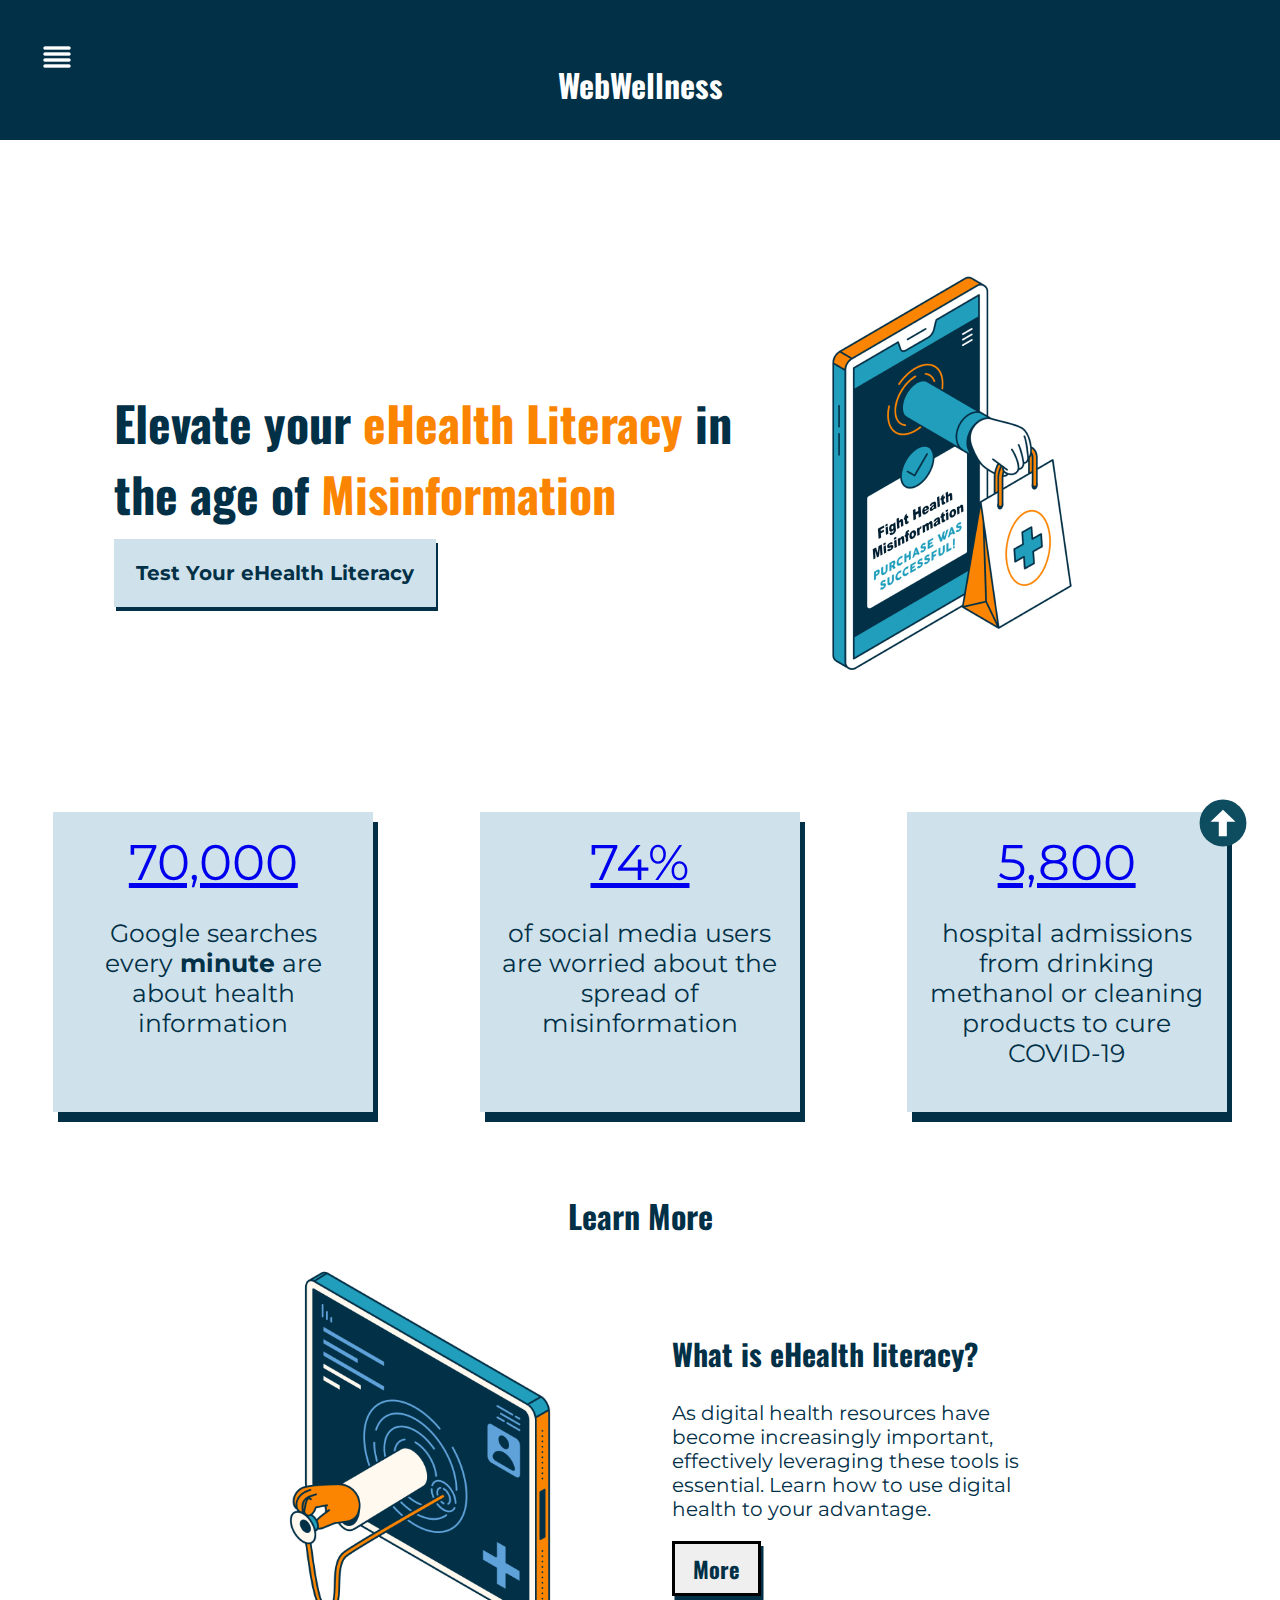
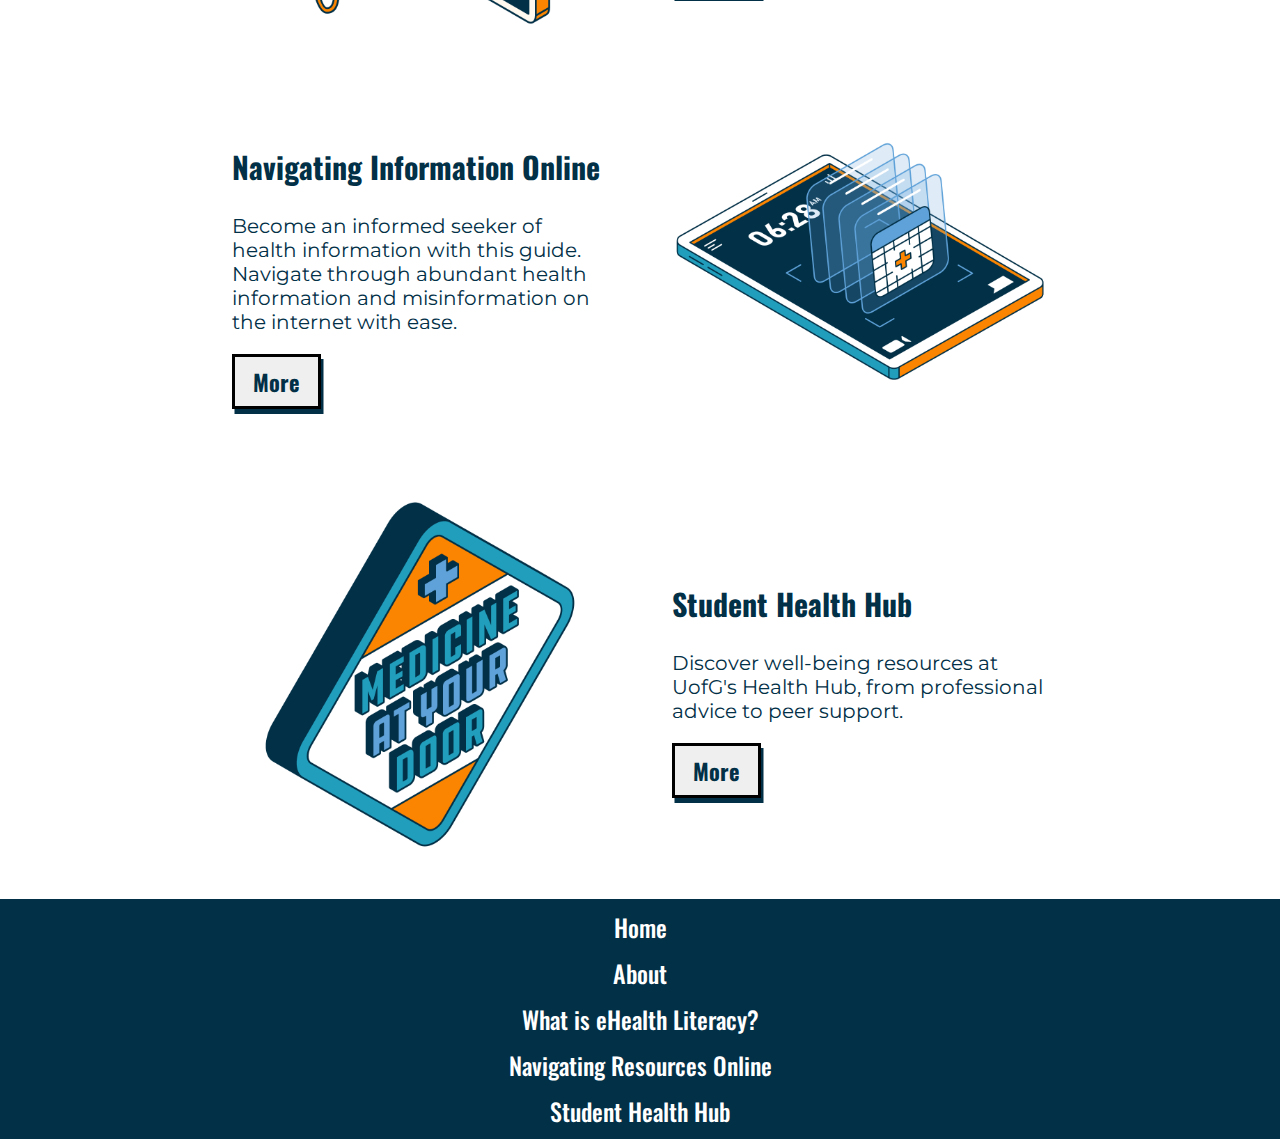
<file: index.html>
<!DOCTYPE html>
<html>
<head>
<meta charset="UTF-8">
<meta name="viewport" content="width=device-width, initial-scale=1.0">

<title>Homepage</title>
<link rel="stylesheet" href="Main.css">
<script src="Javascript/MainJava.js"></script>

<link rel="preconnect" href="https://fonts.googleapis.com">
<link rel="preconnect" href="https://fonts.gstatic.com" crossorigin>
<link href="https://fonts.googleapis.com/css2?family=Oswald:wght@200..700&display=swap" rel="stylesheet">

<link rel="preconnect" href="https://fonts.googleapis.com">
<link rel="preconnect" href="https://fonts.gstatic.com" crossorigin>
<link href="https://fonts.googleapis.com/css2?family=Montserrat:ital,wght@0,100..900;1,100..900&display=swap" rel="stylesheet">
</head>

<body>
<div class="maincontent">

<div class="topherosectionpage">
<div id="myNav" class="overlay">

<!-- Button to close the overlay navigation -->
<a href="javascript:void(0)" class="closebtn" onclick="closeNav()" aria-label="Close navigation menu">&times;</a>

<!-- Overlay content -->
<div class="overlay-content">
<a href="index.html">Home</a>
<a href="about.html">About</a>
<a href="ehealthliteracy.html">What is eHealth Literacy?</a>
<a href="onlinemanifesto.html">Navigating Resources Online</a>
<a href="healthhub.html">Student Health Hub</a>
</div>
</div>
<div id="navbar">
<div class="navbarmenu">
    <span onclick="openNav()"><img src="Images/menuicon.svg" alt="Menu" style="width: 30px; height: 30px;"></span>
<a href="index.html"><h1>WebWellness</h1></a>
</div>
</div>
</div>
<!-- Hero section -->
<div class="herosection">
<img class="coverimg" src="Images/coverimg.jpeg" alt="Navigating Information Online" style="width:100%">
<div class="herosectiontext">
<h1>Elevate your <span class="text-yellow">eHealth Literacy </span> in the age of <span class="text-yellow">Misinformation</span></h1>
<a href="Quiz.html" class="quizbutton"><span>Test Your eHealth Literacy </span></a>
</div>

</div>
<!-- Factcards -->

<div class="factcards-container">
<div class="factcard">
<div class="factnumber"><a href="https://fullfact.org/media/uploads/online_health_misinformation_in_the_uk_full_fact.pdf">70,000</a></div>
<p>Google searches every <span>minute</span> are about health information</p>
</div>


<div class="factcard">
<div class="factnumber"><a href="https://fullfact.org/media/uploads/online_health_misinformation_in_the_uk_full_fact.pdf">74%</a></div>
<p>of social media users are worried about the spread of misinformation</p>
</div>

<div class="factcard">
  <div class="factnumber"><a href="https://www.bbc.co.uk/news/world-53755067">5,800</a></div>
  <p>hospital admissions from drinking methanol or cleaning products to cure COVID-19</p>
</div>
    

</div>
<!-- Explore other pages -->

<h1 class="explore">Learn More</h1>

<div class="content-block">
<div class="picture">
<img src="Images/ehealthliteracy.png" alt="An illustration of a phone screen with a doctor's arms extending out of it, holding a stethoscope" style="width:100%">
</div>
<div class="text">
<h2>What is eHealth literacy?</h2>
<p>As digital health resources have become increasingly important, effectively leveraging these tools is essential. Learn how to use digital health to your advantage.</p>
<button class="morebutton"><a href="ehealthliteracy.html"><span>More</span></a></button>
</div>
</div>

<div class="content-block">

<div class="picture">
<img src="Images/stepguide.png" alt="An illustration of a phone recieving multiple health notifications" style="width:100%">
</div>

<div class="text">
<h2>Navigating Information Online</h2>
<p>Become an informed seeker of health information with this guide. Navigate through abundant health information and misinformation on the internet with ease.</p>
<button class="morebutton"><a href="onlinemanifesto.html"><span>More</span></a></button>
</div>
</div>

<div class="content-block">
<div class="picture">
<img src="Images/healthhub.png" alt="An illustration of a gamecard saying "Medicine at your Door"" style="width:100%">
</div>

<div class="text">
<h2>Student Health Hub</h2>
<p>Discover well-being resources at UofG's Health Hub, from professional advice to peer support. </p>
<button class="morebutton"><a href="healthhub.html"><span>More</span></a></button>
</div>

</div>
<!-- Scroll to top -->

<div class="scroll-top"> 
<a class="scroll-top-link" href="index.html"><img src="Images/scrollupicon.svg" width="50px" alt=" Arrow pointing upwards"></a>
</div>


<!-- Footer -->

<footer>
<a href="index.html">Home</a>
<a href="about.html">About</a>
<a href="ehealthliteracy.html">What is eHealth Literacy?</a>
<a href="onlinemanifesto.html">Navigating Resources Online</a>
<a href="healthhub.html">Student Health Hub</a>
</footer>
</body>
</html>
</file>
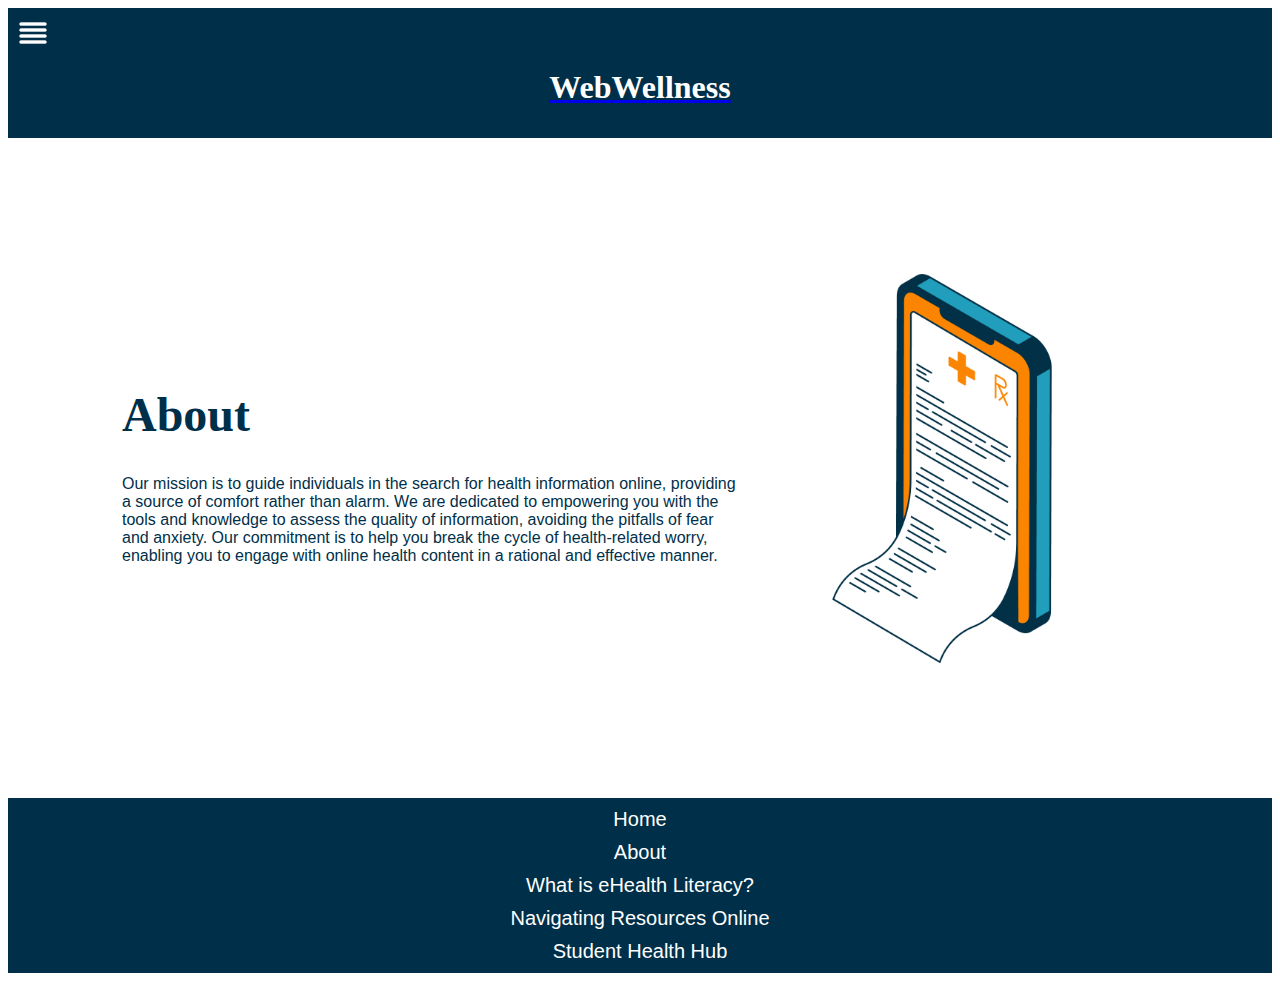
<file: about.html>
<!DOCTYPE html>
<html>
<head>
<!-- Character set and viewport for responsive design -->
<meta charset="UTF-8">
<meta name="viewport" content="width=device-width, initial-scale=1.0">

<!-- Title and external resources -->
<title>About</title>
<link rel="stylesheet" href="StylingSheets/About.css">
<script src="Javascript/MainJava.js"></script>

<!-- Google Fonts preconnect and stylesheet links -->
<link rel="preconnect" href="https://fonts.googleapis.com">
<link rel="preconnect" href="https://fonts.gstatic.com" crossorigin>
<link href="https://fonts.googleapis.com/css2?family=Oswald:wght@200..700&display=swap" rel="stylesheet">
<link rel="preconnect" href="https://fonts.googleapis.com">
<link rel="preconnect" href="https://fonts.gstatic.com" crossorigin>
<link href="https://fonts.googleapis.com/css2?family=Montserrat:ital,wght@0,100..900;1,100..900&display=swap" rel="stylesheet">
</head>

<body>
<!-- Main content area -->
<main>

<!-- Hero section and navigation overlay -->
<div class="topherosectionpage">
    <div id="myNav" class="overlay">
        <!-- Close button for the overlay navigation -->
        <a href="javascript:void(0)" class="closebtn" onclick="closeNav()" aria-label="Close navigation menu">&times;</a>
        <!-- Navigation links inside the overlay -->
        <div class="overlay-content">
<a href="index.html">Home</a>
<a href="about.html">About</a>
<a href="eHealthLiteracy.html">What is eHealth Literacy?</a>
<a href="onlinemanifesto.html">Navigating Resources Online</a>
<a href="HealthHub.html">Student Health Hub</a>
        </div>
    </div>
    <div id="navbar">
        <!-- Menu icon and site title -->
        <div class="navbarmenu">
            <span onclick="openNav()"><img src="Images/menuicon.svg" alt="Menu" style="width: 30px; height: 30px; cursor: pointer;"></span>
            <a href="index.html"><h1>WebWellness</h1></a>
        </div>
    </div>
</div>

<!-- About section with a hero image and mission statement -->
<div class="herosection">
    <img class="coverimg" src="Images/herosectionabt.png" alt="A smartphone with a lengthy prescription document emerging from the screen" style="width:100%">
    <div class="herosectiontext">
        <h1>About</h1>
        <p>Our mission is to guide individuals in the search for health information online, providing a source of comfort rather than alarm. We are dedicated to empowering you with the tools and knowledge to assess the quality of information, avoiding the pitfalls of fear and anxiety. Our commitment is to help you break the cycle of health-related worry, enabling you to engage with online health content in a rational and effective manner. </p> 
    </div>
</div>

<!-- Footer with additional links -->
<footer>
<a href="index.html">Home</a>
<a href="about.html">About</a>
<a href="eHealthLiteracy.html">What is eHealth Literacy?</a>
<a href="onlinemanifesto.html">Navigating Resources Online</a>
<a href="HealthHub.html">Student Health Hub</a>
</footer>
</body>
</html>
</file>
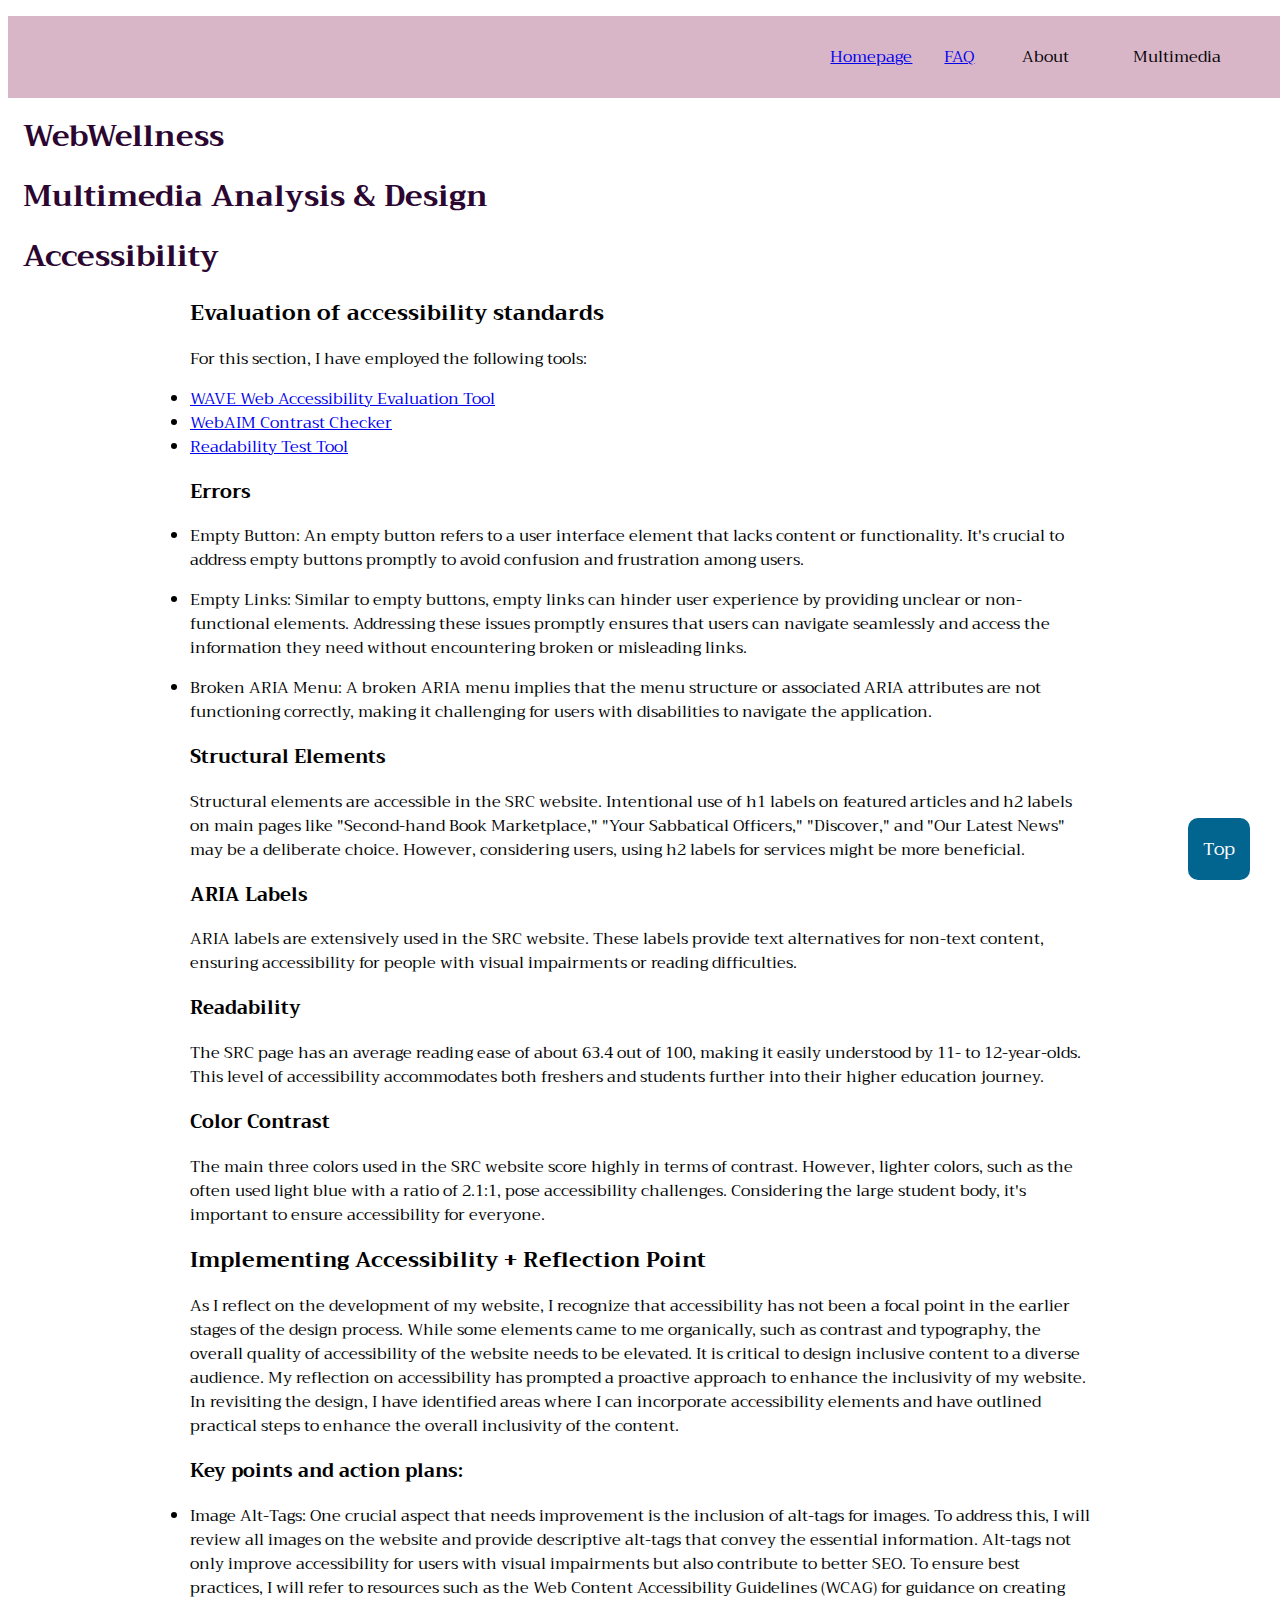
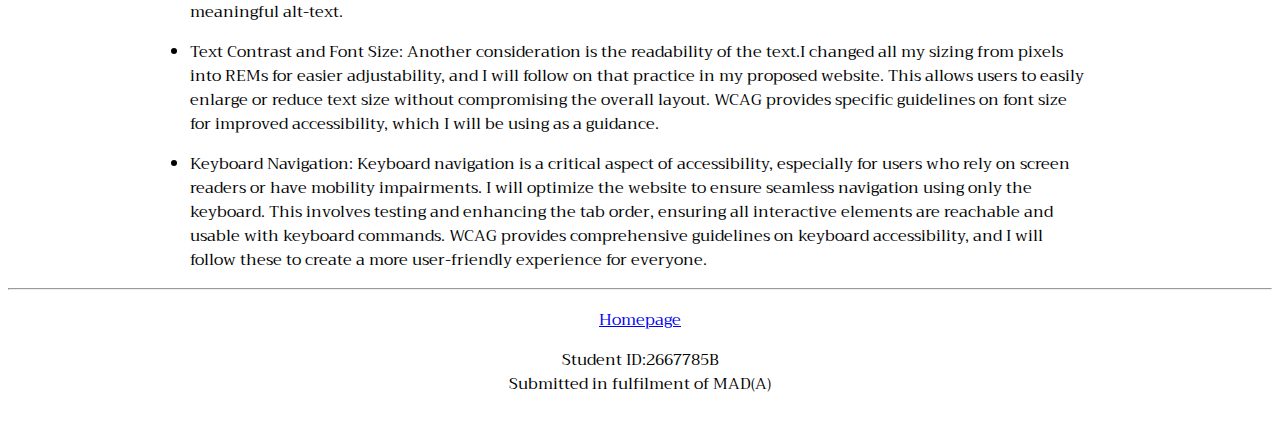
<file: accessibility.html>
<!DOCTYPE html>
<html lang="en">
<head>
	<!-- Metadata to be added -->
	
	<title>Accessibility</title>
	<meta http-equiv="Content-Type" content="text/html; charset=utf-8"/>
	<link rel="stylesheet" href="css/test.css">
			<script src="myBtn.js"></script>
			<link rel="stylesheet" href="https://fonts.googleapis.com/css?family=Trirong">

  <!-- Menu section -->
<div id="menu">
    <ul class="menu-ul">
        <li class="menu-li dropdown">
            <a href="javascript:void(0)" class="dropbtn">Multimedia</a>
            <div class="dropdown-content">
                <a href="text.html">Text</a>
                <a href="image.html">Image</a>
                <a href="audio.html">Audio</a>
      <a href="video.html">Video</a> <a href="moodboard.html">Moodboard</a>
            </div>
        </li>
        <li class="menu-li dropdown">
            <a href="javascript:void(0)" class="dropbtn">About</a>
            <div class="dropdown-content">
                <a href="research.html">Research</a>
                <a href="users.html">Users</a>
				<a href="narrative.html">Narrative</a>
                <a href="accessibility.html">Accessibility</a>
                <a href="reflection.html">Reflection Log</a>
                <a href="mada-metadata_justification_table.xlsx">Resources Used</a>
            </div>
        </li>
		
		      <li class="menu-li"><a href="faq.html">FAQ</a></li>
        <li class="menu-li"><a href="index.html">Homepage</a></li>
    </ul>
</div>
<div id="title">
	<h1>WebWellness</h1>
	<h1>Multimedia Analysis & Design</h1>
	<h1>Accessibility</h1>
	</div>
</head>
<body>
<div id="main-content">

 <h2 >Evaluation of accessibility standards </h2>
<p> For this section, I have employed the following tools:
<li><a href="https://wave.webaim.org/">WAVE Web Accessibility Evaluation Tool</a></li>
<li><a href="https://webaim.org/resources/contrastchecker/?fcolor=0000FF&bcolor=FFFFFF">WebAIM Contrast Checker</a></li>
<li><a href="https://www.webfx.com/tools/read-able/"> Readability Test Tool</a></li>

    <section>
	
	        <h3>Errors</h3>

        <li>Empty Button: An empty button refers to a user interface element that lacks content or functionality. It's crucial to address empty buttons promptly to avoid confusion and frustration among users.</p>
    </li>

    <section>
        <li>Empty Links: Similar to empty buttons, empty links can hinder user experience by providing unclear or non-functional elements. Addressing these issues promptly ensures that users can navigate seamlessly and access the information they need without encountering broken or misleading links.</p>
    </li>

    <li>Broken ARIA Menu: A broken ARIA menu implies that the menu structure or associated ARIA attributes are not functioning correctly, making it challenging for users with disabilities to navigate the application.</p>
</li>

    <section>
        <h3>Structural Elements</h3>
        <p>Structural elements are accessible in the SRC website. Intentional use of h1 labels on featured articles and h2 labels on main pages like "Second-hand Book Marketplace," "Your Sabbatical Officers," "Discover," and "Our Latest News" may be a deliberate choice. However, considering users, using h2 labels for services might be more beneficial.</p>
    </section>

    <section>
        <h3>ARIA Labels</h3>
        <p>ARIA labels are extensively used in the SRC website. These labels provide text alternatives for non-text content, ensuring accessibility for people with visual impairments or reading difficulties.</p>
    </section>

    <section>
        <h3>Readability</h3>
        <p>The SRC page has an average reading ease of about 63.4 out of 100, making it easily understood by 11- to 12-year-olds. This level of accessibility accommodates both freshers and students further into their higher education journey.</p>
    </section>

    <section>
        <h3>Color Contrast</h3>
        <p>The main three colors used in the SRC website score highly in terms of contrast. However, lighter colors, such as the often used light blue with a ratio of 2.1:1, pose accessibility challenges. Considering the large student body, it's important to ensure accessibility for everyone.</p>
    </section>
 <h2 >Implementing Accessibility + Reflection Point</h2>
 
    <section>
        <p>As I reflect on the development of my website, I recognize that accessibility has not been a focal point in the earlier stages of the design process. While some elements came to me organically, such as contrast and typography, the overall quality of accessibility of the website needs to be elevated. It is critical to design inclusive content to a diverse audience. My reflection on accessibility has prompted a proactive approach to enhance the inclusivity of my website. In revisiting the design, I have identified areas where I can incorporate accessibility elements and have outlined practical steps to enhance the overall inclusivity of the content.</p>
    </section>

    <section>
        <h3>Key points and action plans:</h3>

        <li>Image Alt-Tags:
        One crucial aspect that needs improvement is the inclusion of alt-tags for images. To address this, I will review all images on the website and provide descriptive alt-tags that convey the essential information. Alt-tags not only improve accessibility for users with visual impairments but also contribute to better SEO. To ensure best practices, I will refer to resources such as the Web Content Accessibility Guidelines (WCAG) for guidance on creating meaningful alt-text.</p>
</li>
        <li>Text Contrast and Font Size:
        Another consideration is the readability of the text.I changed all my sizing from pixels into REMs for easier adjustability, and I will follow on that practice in my proposed website. This allows users to easily enlarge or reduce text size without compromising the overall layout. WCAG provides specific guidelines on font size for improved accessibility, which I will be using as a guidance.</p>
</li>
        <li>Keyboard Navigation:
        Keyboard navigation is a critical aspect of accessibility, especially for users who rely on screen readers or have mobility impairments. I will optimize the website to ensure seamless navigation using only the keyboard. This involves testing and enhancing the tab order, ensuring all interactive elements are reachable and usable with keyboard commands. WCAG provides comprehensive guidelines on keyboard accessibility, and I will follow these to create a more user-friendly experience for everyone.</p>
</li>
</div>

	<button onclick="topFunction()" id="myBtn" title="Go to top">Top</button><hr>	

		<footer>
			<a href="index.html">Homepage</a>

	<p>Student ID:2667785B <br>
	Submitted in fulfilment of MAD(A)</p>
	</footer>
	<!-- end footer -->
	
	</div>
	<!-- end footer -->

</body>
</html>
</file>
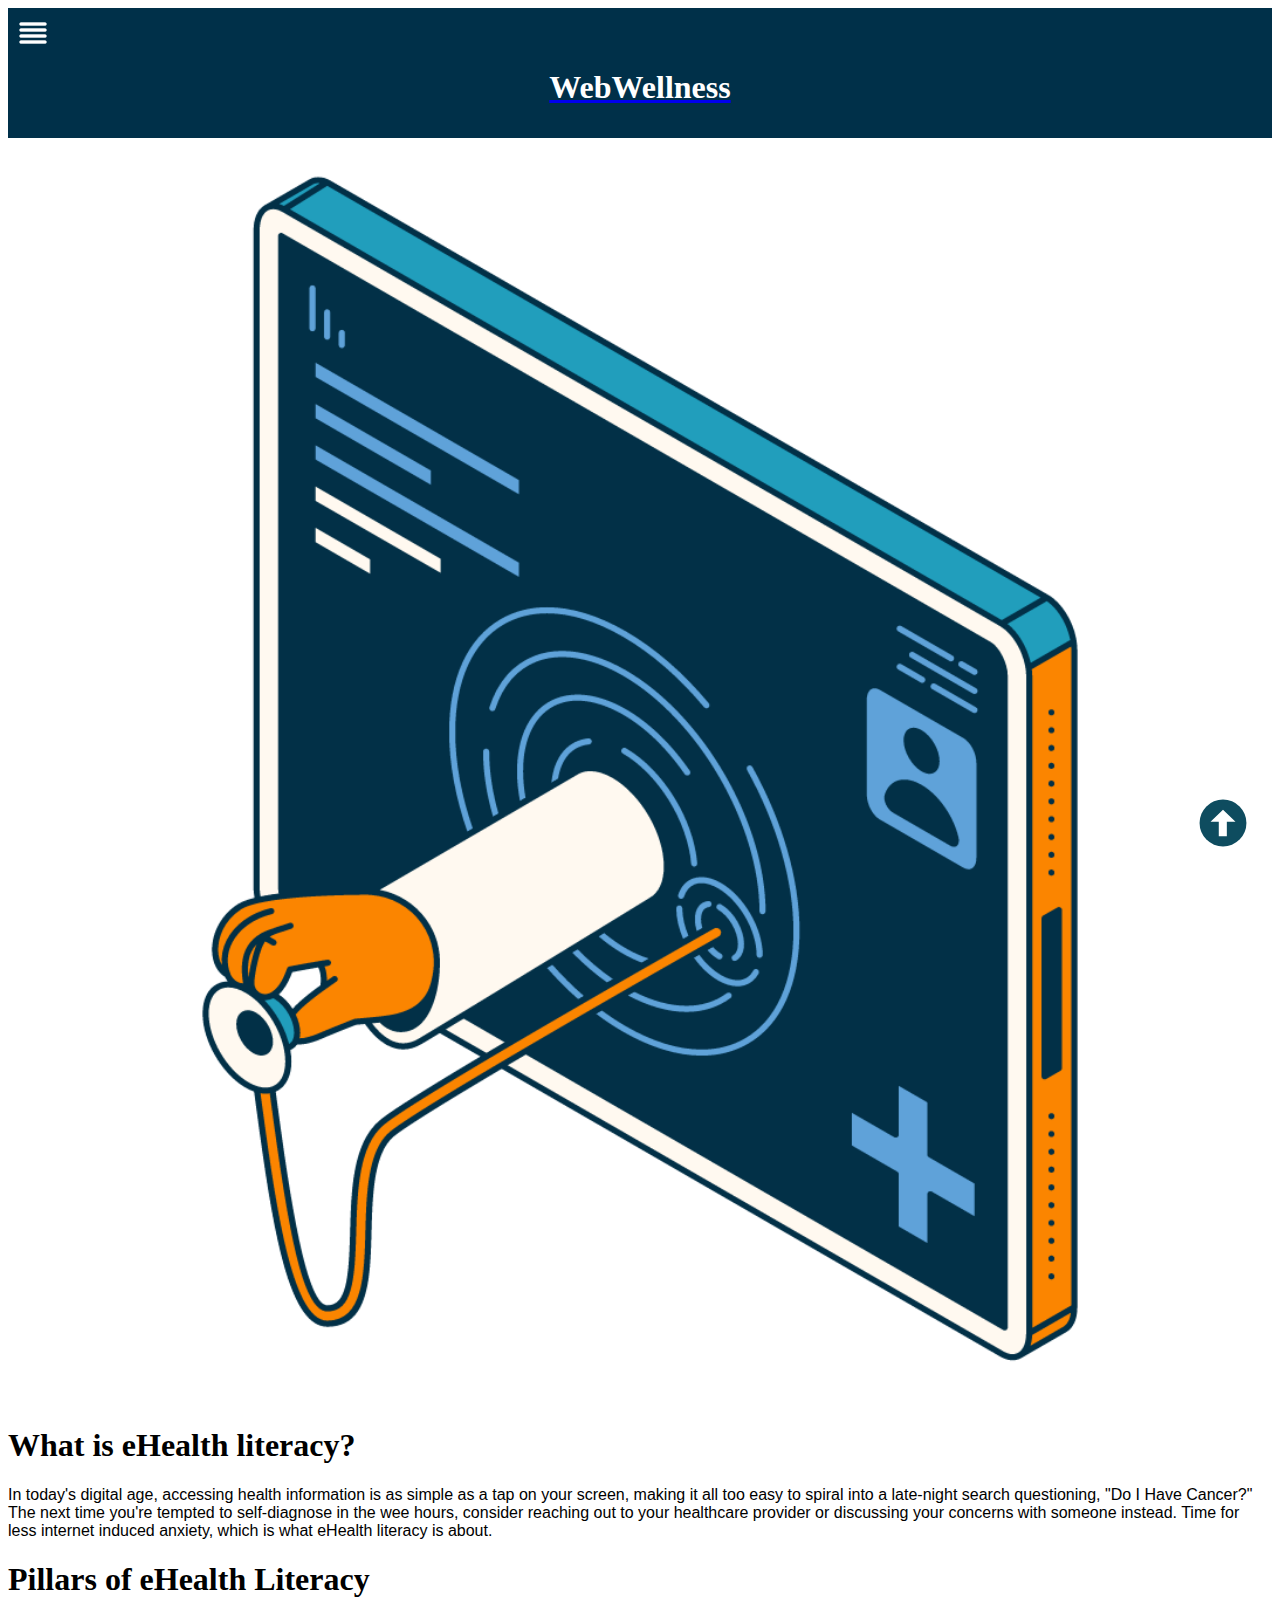
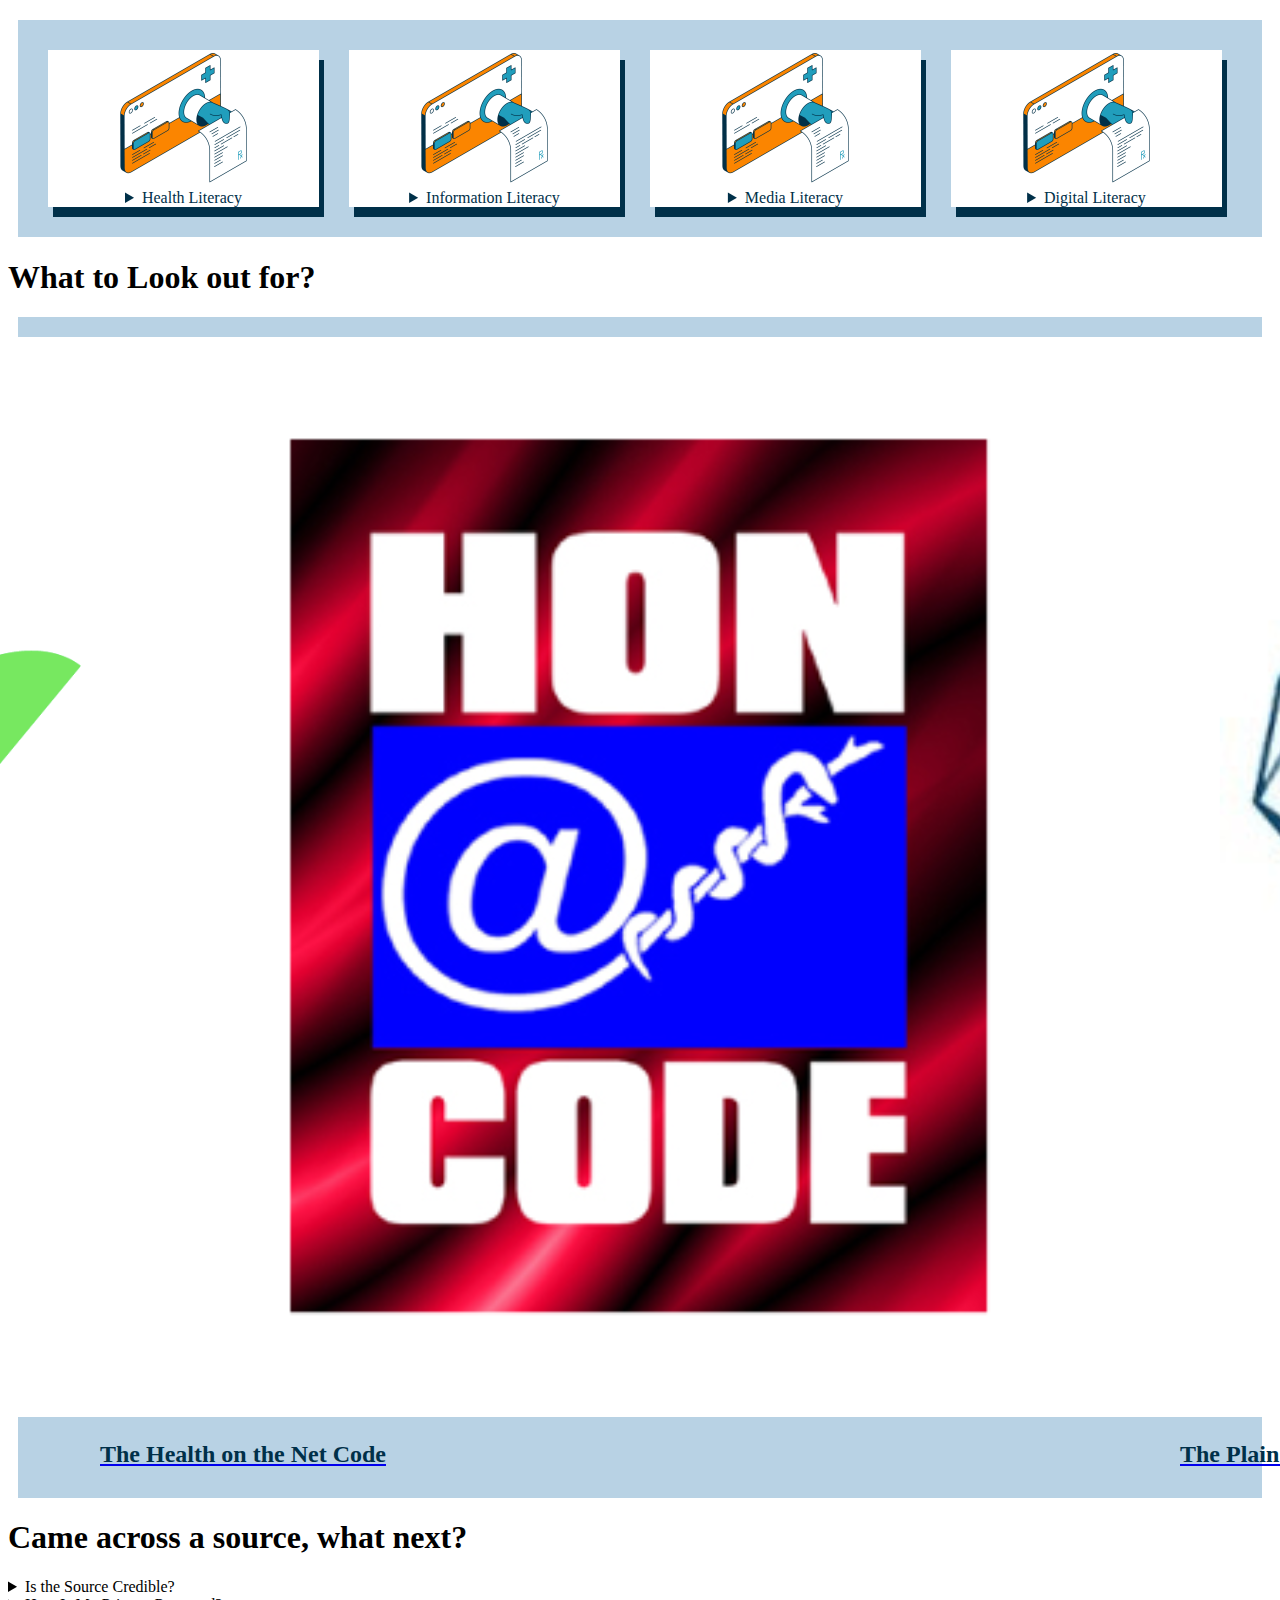
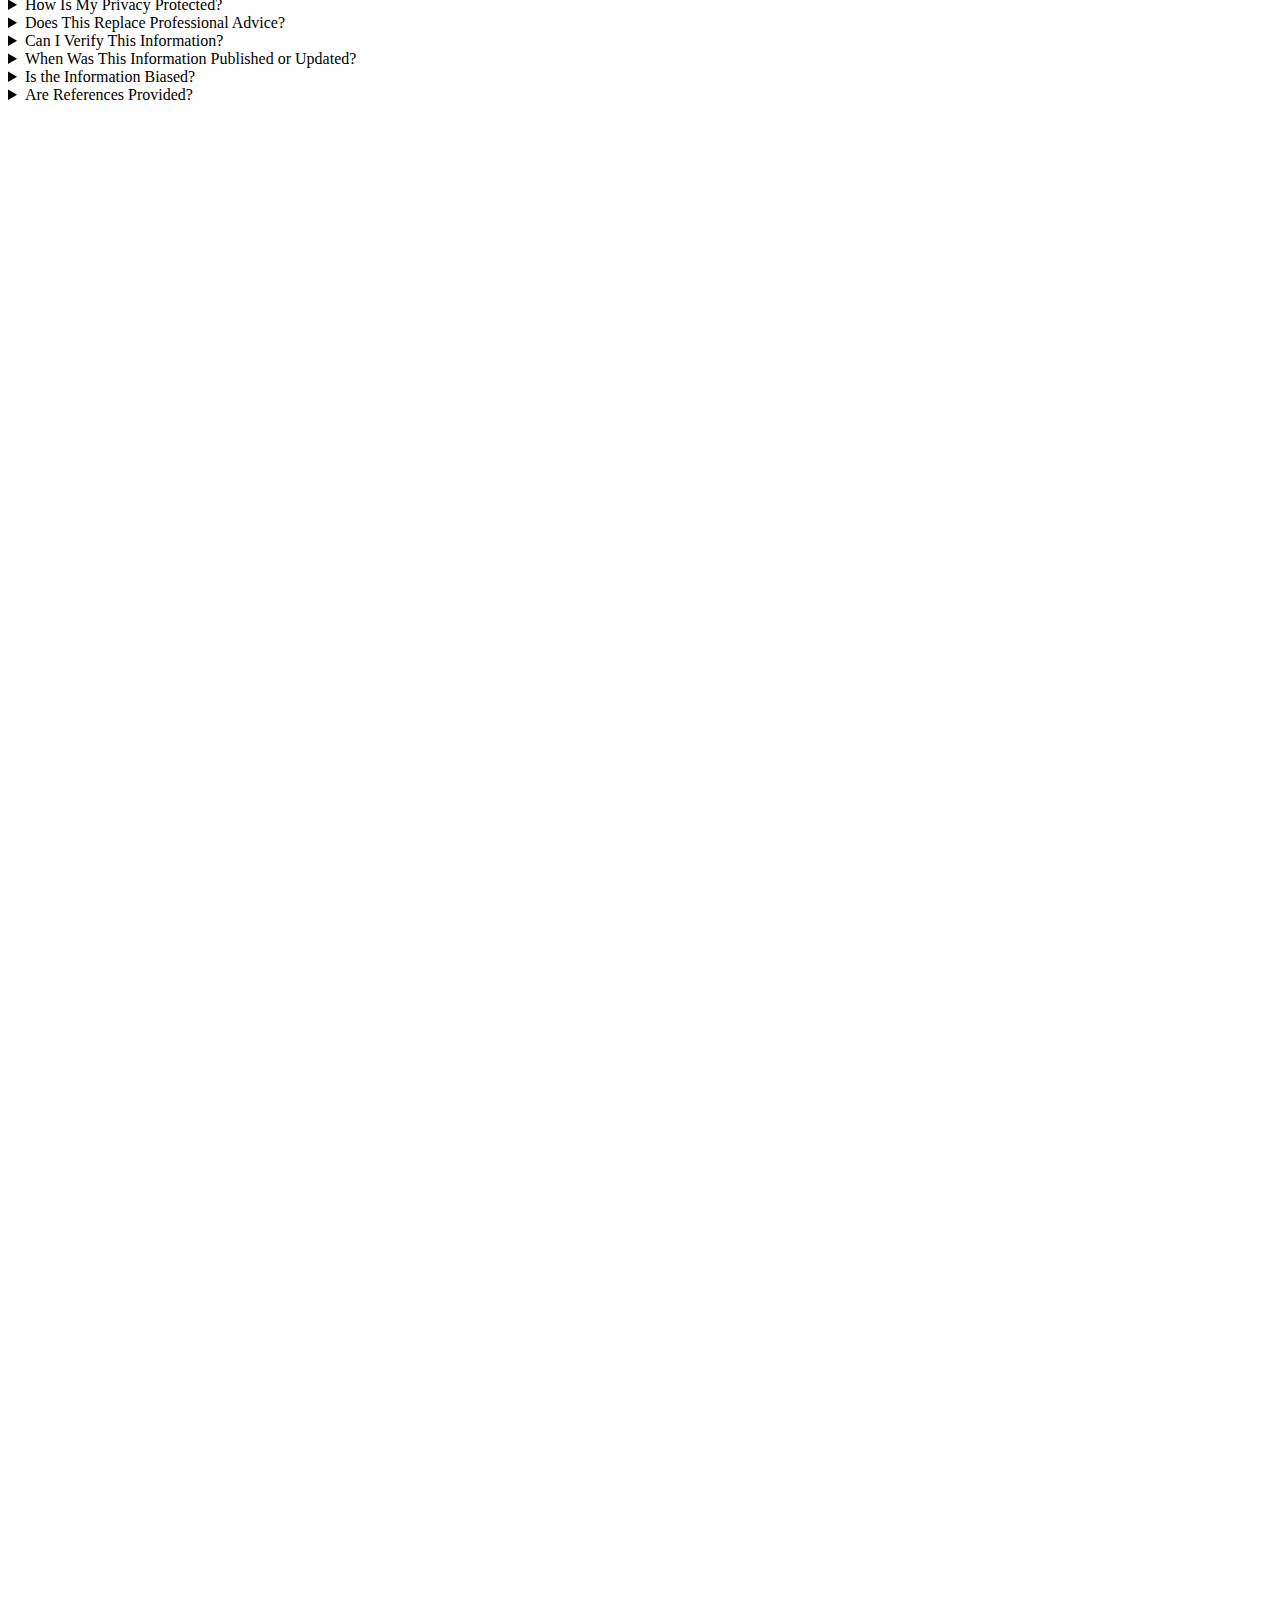
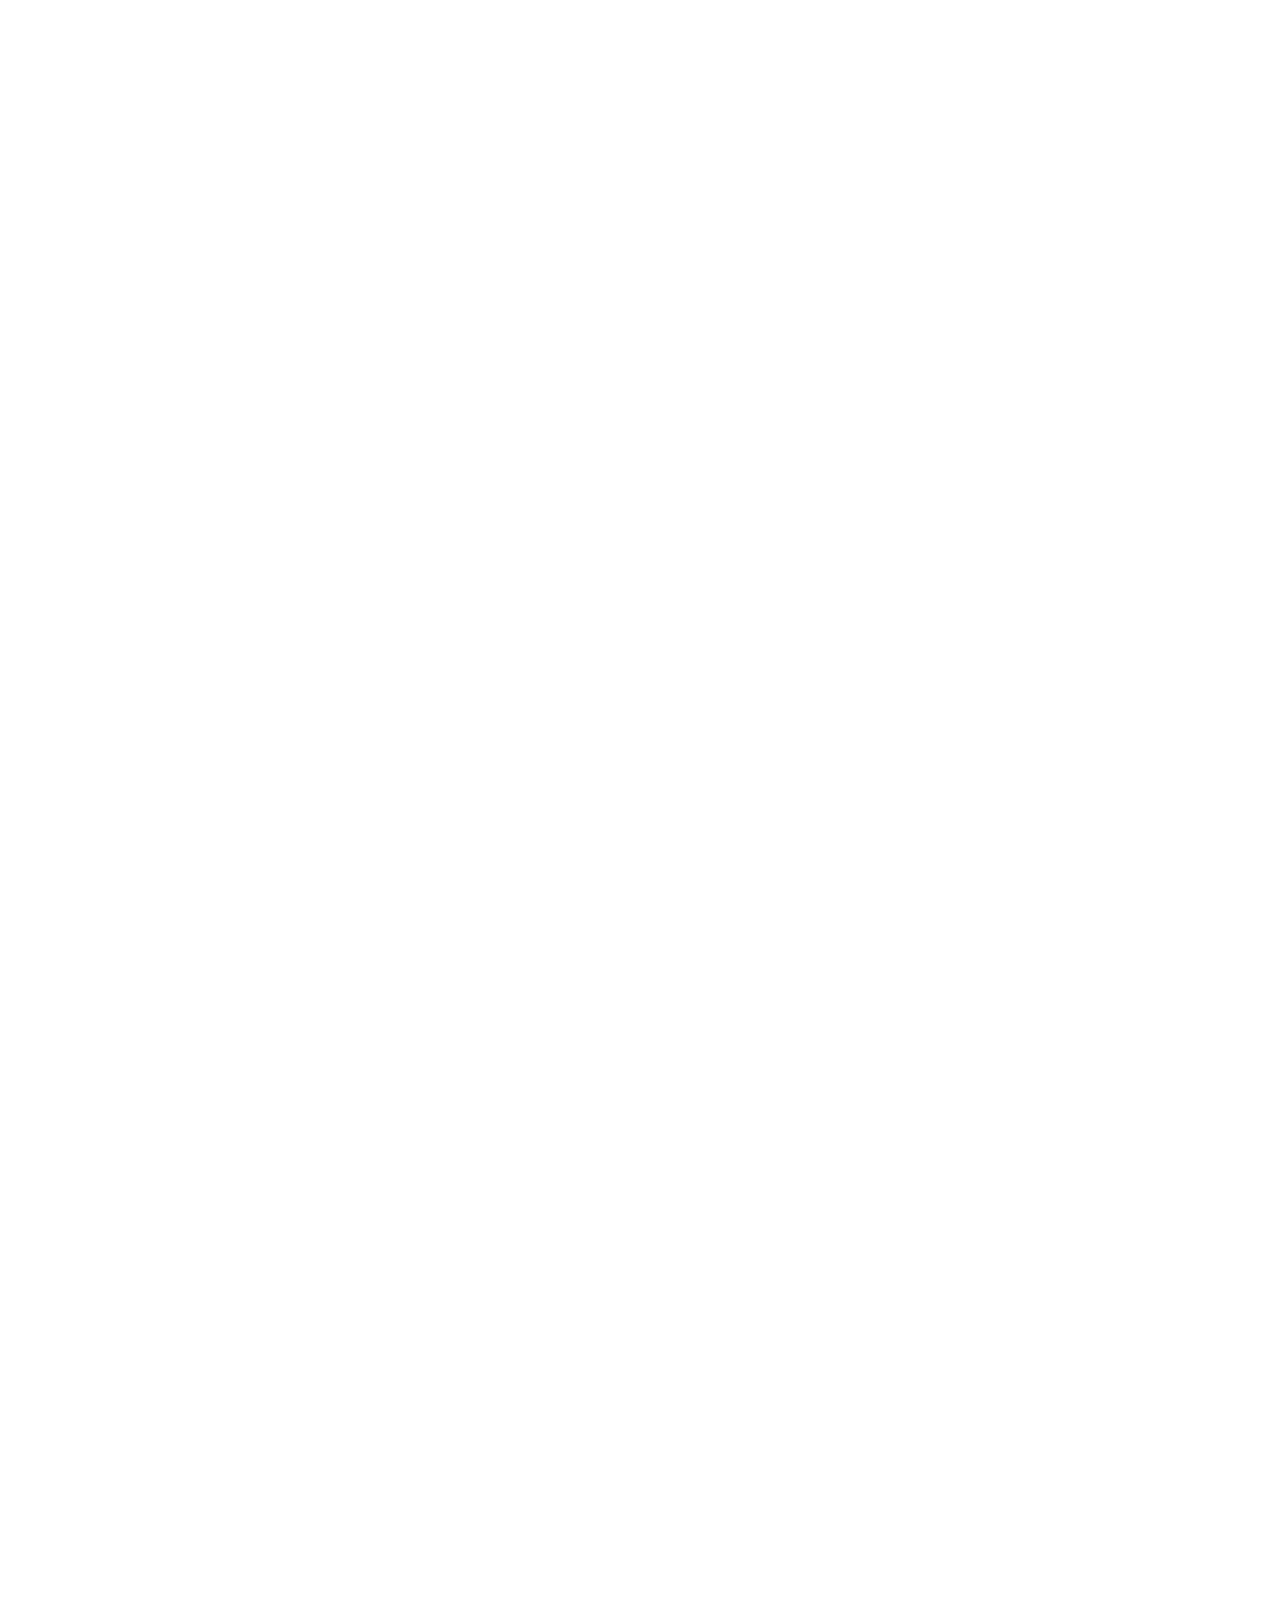
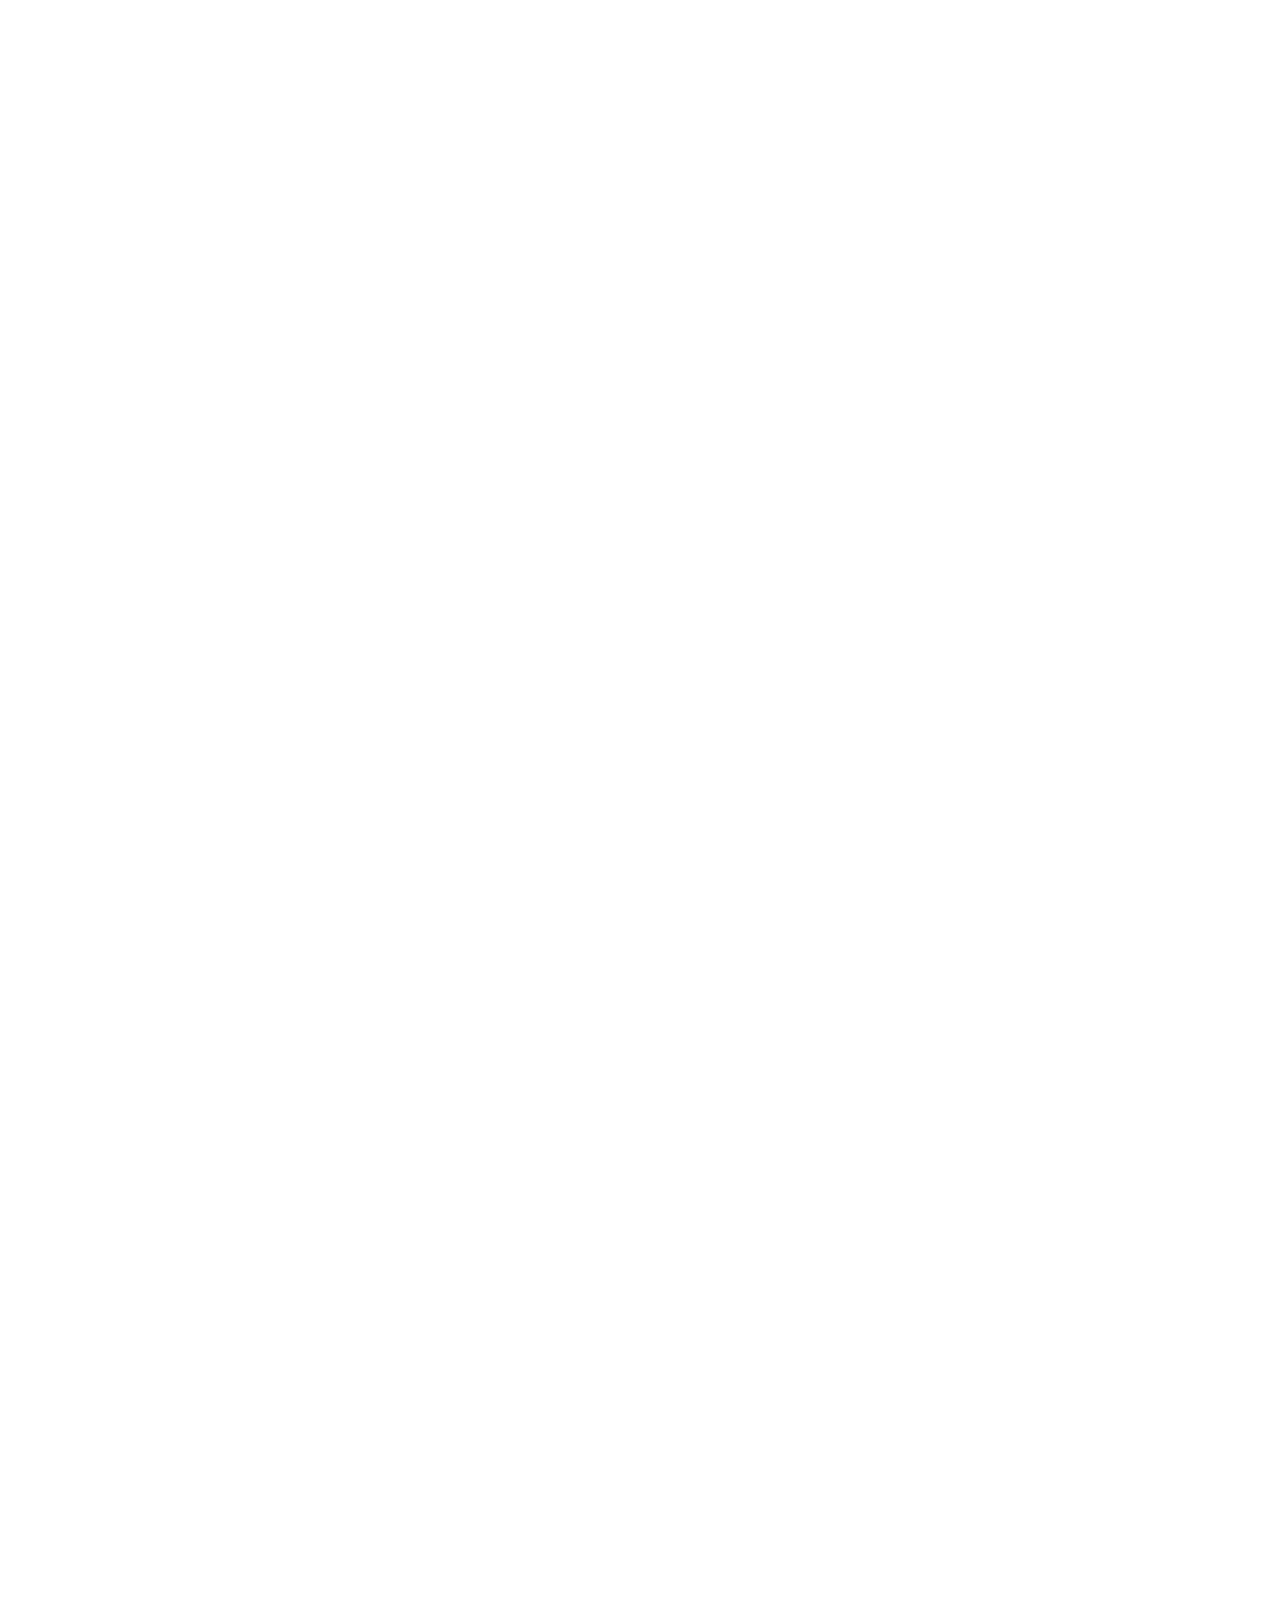
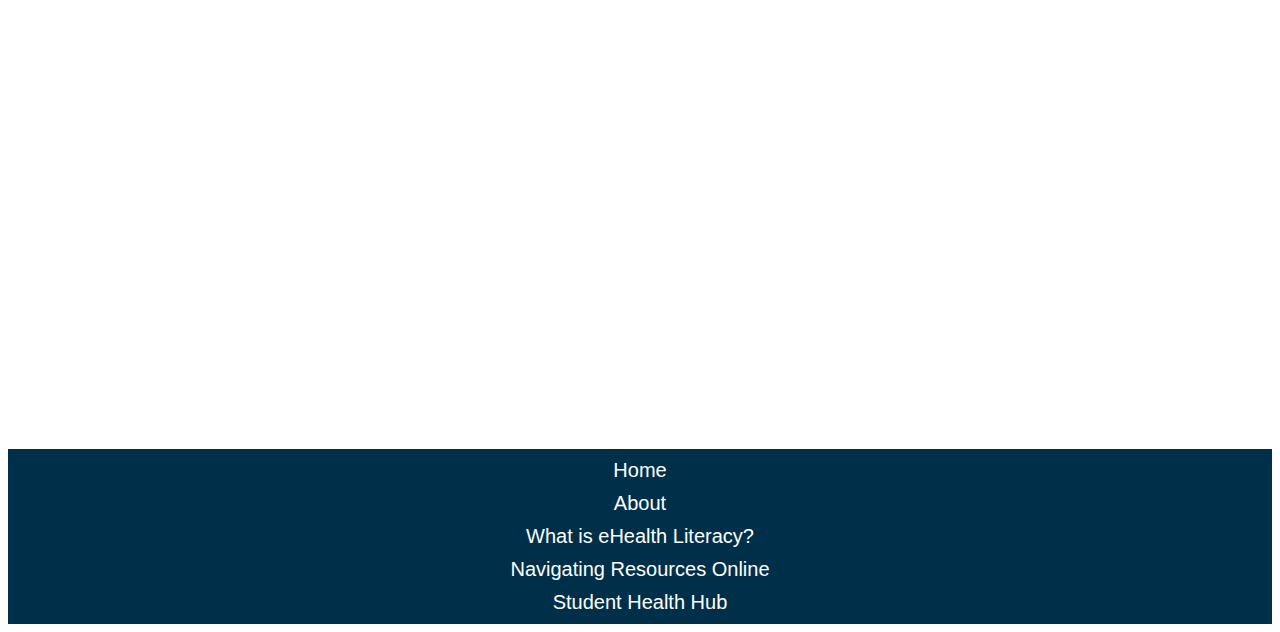
<file: ehealthliteracy.html>
<!DOCTYPE html>
<html>
<head>
<!-- Meta tags for responsive design and character encoding -->
<meta charset="UTF-8">
<meta name="viewport" content="width=device-width, initial-scale=1.0">

<!-- Page title and stylesheet links -->
<title>eHealth Literacy</title>
<link rel="stylesheet" href="StylingSheets/eHealthLiteracy.css">
<script src="Javascript/MainJava.js"></script>

<!-- Preconnect to Google Fonts and links to font stylesheets for faster loading -->
<link rel="preconnect" href="https://fonts.googleapis.com">
<link rel="preconnect" href="https://fonts.gstatic.com" crossorigin>
<link href="https://fonts.googleapis.com/css2?family=Oswald:wght@200..700&display=swap" rel="stylesheet">

<link rel="preconnect" href="https://fonts.googleapis.com">
<link rel="preconnect" href="https://fonts.gstatic.com" crossorigin>
<link href="https://fonts.googleapis.com/css2?family=Montserrat:ital,wght@0,100..900;1,100..900&display=swap" rel="stylesheet">
</head>

<body>

<!-- Main content wrapper -->
<div class="maincontent">

<!-- Header section with navigation -->
<div class="topheaderpage">
<div id="myNav" class="overlay">

<!-- Button to close the overlay navigation -->
<a href="javascript:void(0)" class="closebtn" onclick="closeNav()" aria-label="Close navigation menu">&times;</a>
<!-- Navigation menu content -->
<div class="overlay-content">
<a href="index.html">Home</a>
<a href="about.html">About</a>
<a href="ehealthliteracy.html">What is eHealth Literacy?</a>
<a href="onlinemanifesto.html">Navigating Resources Online</a>
<a href="healthhub.html">Student Health Hub</a>
</div>
</div>
<div id="navbar">
<!-- Responsive menu button and site branding -->
<div class="navbarmenu">
    <span onclick="openNav()"><img src="Images/menuicon.svg" alt="Menu" style="width: 30px; height: 30px; cursor: pointer;"></span>
<a href="index.html"><h1>WebWellness</h1></a>
</div>
</div>
</div>

<!-- Hero section with featured image and introduction -->
<div class="herosection">
<img class="coverimg" src="Images/ehealthliteracy.png" alt="An illustration of a phone screen with a doctor's arms extending out of it, holding a stethoscope" style="width:100%">
<div class="herosectiontext">
    <h1>What is eHealth literacy?</h1>
<!-- Brief explanation of eHealth literacy -->
<p>In today's digital age, accessing health information is as simple as a tap on your screen, making it all too easy to spiral into a late-night search questioning, "Do I Have Cancer?" <br>The next time you're tempted to self-diagnose in the wee hours, consider reaching out to your healthcare provider or discussing your concerns with someone instead. Time for less internet induced anxiety, which is what eHealth literacy is about.</p></div>
</div>


<!-- Section on the pillars of eHealth Literacy with interactive cards -->
<div class="section">
    <h1>Pillars of eHealth Literacy</h1>

<div class="card-container">
  <div class="card">
  
  <img src="Images/pillars.png" alt="An illustration of a smartphone with a cartoonish hand coming out of the screen, holding a prescription paper.">
    <details><summary>Health Literacy</summary>
    <p>Health literacy is the ability to understand and use health information to make decisions about your health. It involves comprehending medical terms, understanding how the healthcare system works, and using health information to address or prevent health issues.</p>
  </div></details>
  <div class="card">
    <img src="Images/pillars.png"  alt="An illustration of a smartphone with a cartoonish hand coming out of the screen, holding a prescription paper.">

    <details><summary>Information Literacy</summary>
    <p>Information literacy involves the ability to effectively search for, locate, evaluate, and use information. In the context of eHealth literacy, it enables you to find credible health information online, understand it, and apply it to make informed health decisions.</p>
  </div></details>
  <div class="card">
    <img src="Images/pillars.png"  alt="An illustration of a smartphone with a cartoonish hand coming out of the screen, holding a prescription paper.">

    <details><summary>Media Literacy</summary>
    <p>Media literacy enables you to critically evaluate the content, context, and purpose of health information across different digital media. It involves recognizing biases, identifying evidence-based information, and differentiating accurate health information and advertisments.</p>
  </div></details>
  <div class="card">
    <img src="Images/pillars.png" alt="An illustration of a smartphone with a cartoonish hand coming out of the screen, holding a prescription paper.">

 <details><summary>Digital Literacy</summary>
    <p>Digital literacy encompasses the skills needed to use digital technologies effectively. For eHealth, this includes navigating the internet and using digital tools or platforms (like health apps or electronic health records) to access and manage health information.</p>
  </div></details>
</div>
</div>

<!-- Section on what to look out for in eHealth sources -->
<div class="section">
    <h1>What to Look out for?</h1>

<div class="card-container">

  <div class="symbolscard"><a href="https://pifonline.org.uk/pif-tick/"  target="_blank">
  <img src="Images/pifticklogo.png" alt="Logo of The Information Standard">
    <h2>Patient Information Forum (PIF) Tick</h2>
  </a></div>
  
  <div class="symbolscard"><a href="https://pubmed.ncbi.nlm.nih.gov/9861515/"  target="_blank">
    <img src="Images/healthonnetcode.png" alt="Logo of the Health on the Net Code">
    <h2>The Health on the Net Code</h2>
  </a></div>
  <div class="symbolscard"><a href="https://www.plainenglish.co.uk/"  target="_blank">
    <img src="Images/theplainenglishcampaign.png" alt="Logo of The Plain English Campaign">

    <h2>The Plain English Campaign</h2>
	</a>
  </div>
</div>
</div>
<!-- Section with questions to consider when evaluating eHealth sources -->
<div class="section" class="tips">
  <h1>Came across a source, what next?</h1>
<div class="QuestionseHealths-container">
  <details class="QuestionseHealth">
    <summary>Is the Source Credible?</summary>
    Ask yourself if the health information is provided by a reputable healthcare institution, government health department, or an accredited health professional.
  </details>
  
  <details class="QuestionseHealth">
    <summary>How Is My Privacy Protected?</summary>
    Inquire about the privacy policy of the website. Consider how your data is collected, used, and if it's protected.
  </details>
  
  <details class="QuestionseHealth">
    <summary>Does This Replace Professional Advice?</summary>
    Evaluate if the information is presented as a supplement or a substitute for professional healthcare advice. Remember, always consult a healthcare professional for health concerns.
  </details>
  
  <details class="QuestionseHealth">
    <summary>Can I Verify This Information?</summary>
    Consider if you can confirm the health information through other reputable sources or through further research.
  </details>
  
  <details class="QuestionseHealth">
    <summary>When Was This Information Published or Updated?</summary>
    Look for the date of publication or last update to ensure the health information is current.
  </details>
  
  <details class="QuestionseHealth">
    <summary>Is the Information Biased?</summary>
    Assess if the health information is impartial or if it might be biased due to sponsorship or other interests.
  </details>
  
  <details class="QuestionseHealth">
    <summary>Are References Provided?</summary>
    Check if the information is supported by scientific research or data, and if references are provided for further verification.
  </details>
</div>
</div>

<!-- Section listing top eHealth resources with links -->
<div class="section" id="resources">
 <div class="Resources">

  <h1>Top Resources to use</h1>
  <p>Remember that “Dr. Google” does not have the comprehensive clinical judgment a physician has to see the bigger picture and reach a likely diagnosis. </p>
  <div class="resourcescardss">
    <div class="resourcescards"><a href="https://www.nhs.uk/"  target="_blank">NHS <img src="Images/nhslogo.png" alt="Logo of the NHS" style="width:100%"></a>
</div>
    <div class="resourcescards"><a href="https://www.nhsaaa.net/services/nhs-inform/"  target="_blank">NHSInform<img src="Images/nhsinformlogo.png" alt="Logo of NHSInform" style="width:100%"></a>   
</div>
    <div class="resourcescards"><a href="https://cks.nice.org.uk/#?char=A"  target="_blank">Clinical Knowledge Summaries<img src="Images/ckslogo.png" alt="Logo of Clincal Knowledge Summaries" style="width:100%"></a>  
</div>
    <div class="resourcescards"><a href="https://patient.info/"  target="_blank">Patient<img src="Images/patientlogo.png" alt="Logo of Patient website" style="width:100%"></a>
</div>
  </div>
    </div>
	</div>
	
<!-- Scroll-to-top button -->
<div class="scroll-top"> 
<a class="scroll-top-link" href="index.html"><img src="Images/scrollupicon.svg" width="50px" alt=" Arrow pointing upwards"></a>
</div>
<footer>
<a href="index.html">Home</a>
<a href="about.html">About</a>
<a href="ehealthliteracy.html">What is eHealth Literacy?</a>
<a href="onlinemanifesto.html">Navigating Resources Online</a>
<a href="healthhub.html">Student Health Hub</a>
</footer>
</body>
</html>
</file>
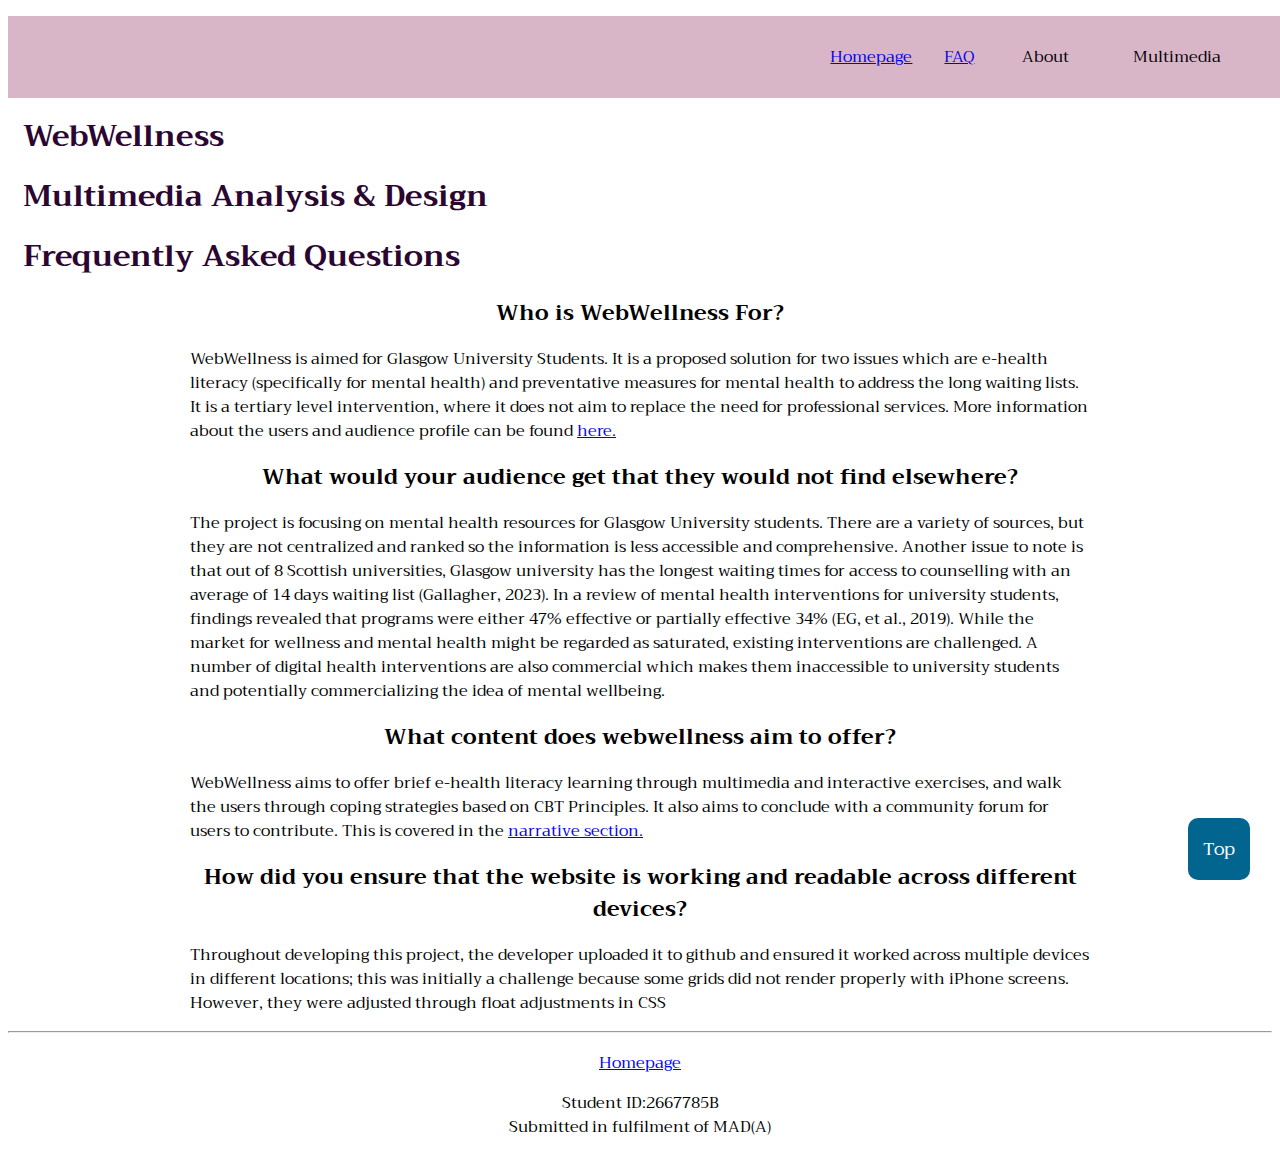
<file: faq.html>
<!DOCTYPE html>
<html lang="en">
<head>
    <!-- Metadata to be added -->

    <title>Frequently Asked Questions</title>
    <meta http-equiv="Content-Type" content="text/html; charset=utf-8"/>
    <link rel="stylesheet" href="css/test.css">
		<script src="myBtn.js"></script>
		<link rel="stylesheet" href="https://fonts.googleapis.com/css?family=Trirong">


</head>
<body>
  <!-- Menu section -->
<div id="menu">
    <ul class="menu-ul">
        <li class="menu-li dropdown">
            <a href="javascript:void(0)" class="dropbtn">Multimedia</a>
            <div class="dropdown-content">
                <a href="text.html">Text</a>
                <a href="image.html">Image</a>
                <a href="audio.html">Audio</a>
      <a href="video.html">Video</a> <a href="moodboard.html">Moodboard</a>            </div>
        </li>
        <li class="menu-li dropdown">
            <a href="javascript:void(0)" class="dropbtn">About</a>
            <div class="dropdown-content">
                <a href="research.html">Research</a>
                <a href="users.html">Users</a>
				<a href="narrative.html">Narrative</a>
                <a href="accessibility.html">Accessibility</a>
                <a href="reflection.html">Reflection Log</a>
                <a href="mada-metadata_justification_table.xlsx">Resources Used</a>
            </div>
        </li>
		      <li class="menu-li"><a href="faq.html">FAQ</a></li>
        <li class="menu-li"><a href="index.html">Homepage</a></li>
    </ul>
</div>

<div id="title">
    <h1>WebWellness</h1>
    <h1>Multimedia Analysis & Design</h1>
    <h1>Frequently Asked Questions</h1>
</div>
<div id="main-content">
<div id="faqbody">
<h2 class="faqheader">Who is WebWellness For? </h2>
<p> WebWellness is aimed for Glasgow University Students. It is a proposed solution for two issues which are e-health literacy (specifically for mental health) and preventative measures for mental health to address the long waiting lists. It is a tertiary level intervention, where it does not aim to replace the need for professional services. More information about the users and audience profile can be found <a href=“users.html”> here.</a> </p><h2 class="faqheader">What would your audience get that they would not find elsewhere? </h2>
<p>The project is focusing on mental health resources for Glasgow University students. There are a variety of sources, but they are not centralized and ranked so the information is less accessible and comprehensive. Another issue to note is that out of 8 Scottish universities, Glasgow university has the longest waiting times for access to counselling with an average of 14 days waiting list (Gallagher, 2023). In a review of mental health interventions for university students, findings revealed that programs were either 47% effective or partially effective 34% (EG, et al., 2019). While the market for wellness and mental health might be regarded as saturated, existing interventions are challenged. A number of digital health interventions are also commercial which makes them inaccessible to university students and potentially commercializing the idea of mental wellbeing. 
<h2 class="faqheader">What content does webwellness aim to offer?</h2>
<p>WebWellness aims to offer brief e-health literacy learning through multimedia and interactive exercises, and walk the users through coping strategies based on CBT Principles. It also aims to conclude with a community forum for users to contribute. This is covered in the  <a href=“narrative.html”> narrative section.</a> </p>
<h2 class="faqheader">How did you ensure that the website is working and readable across different devices?</h2>
<p>Throughout developing this project, the developer uploaded it to github and ensured it worked across multiple devices in different locations; this was initially a challenge because some grids did not render properly with iPhone screens. However, they were adjusted through float adjustments in CSS </p>
	</div>

	</div>
	<!-- end the main section of the homepage -->
	<button onclick="topFunction()" id="myBtn" title="Go to top">Top</button><hr>	
	<!-- begin navigation menu -->
	<footer>
			<a href="index.html">Homepage</a>

	<p>Student ID:2667785B <br>
	Submitted in fulfilment of MAD(A)</p>
	</footer>
	<!-- end footer -->
	

</body>
</html>
</file>
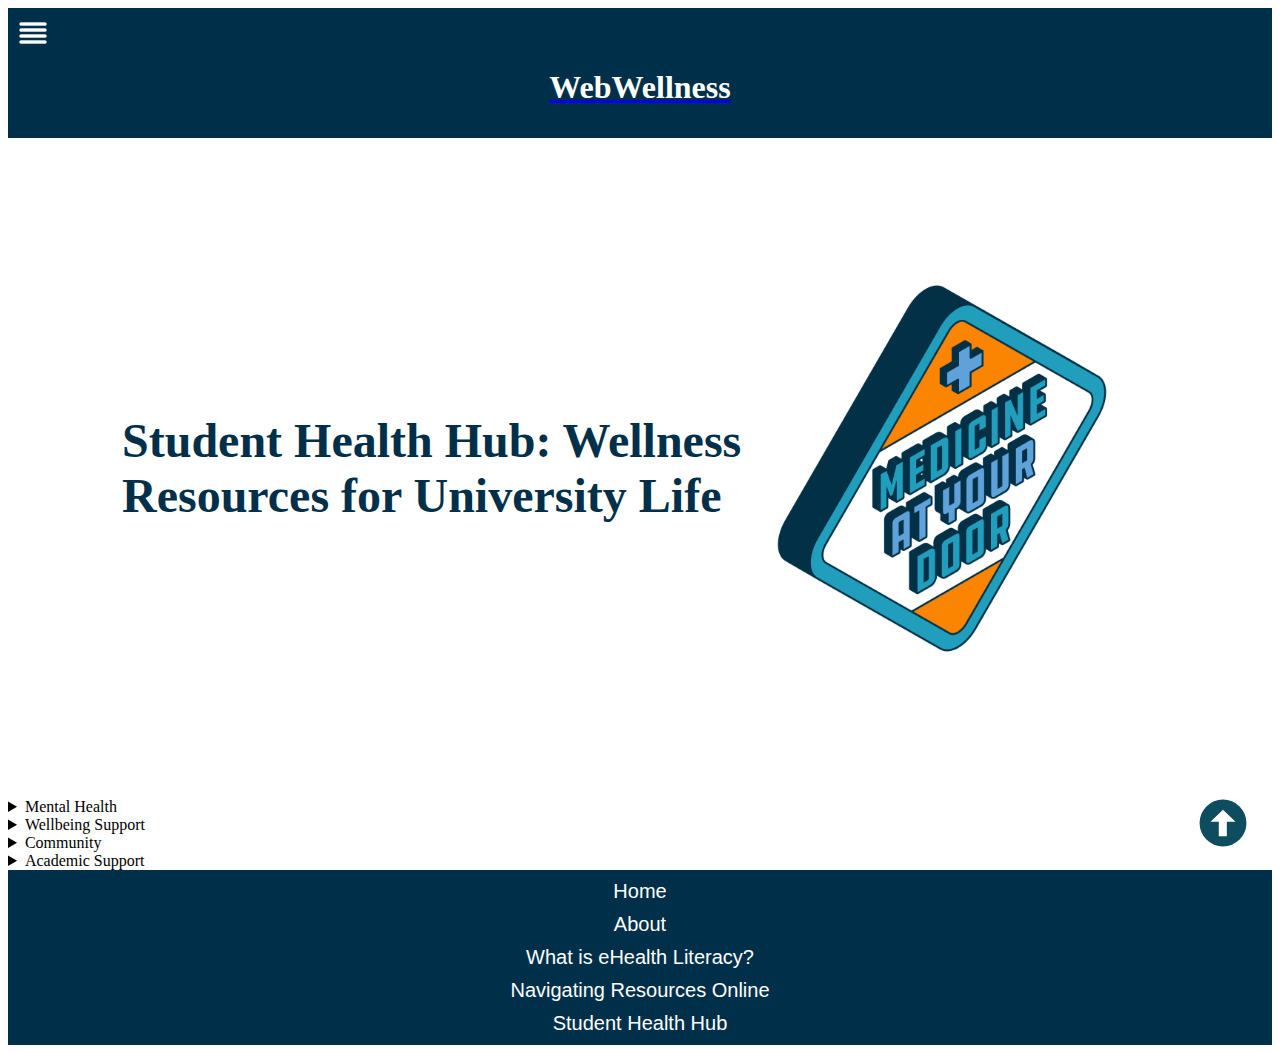
<file: healthhub.html>
<!DOCTYPE html>
<html>
<head>
<meta charset="UTF-8">
<meta name="viewport" content="width=device-width, initial-scale=1.0">

<title>Health Hub</title>
<link rel="stylesheet" href="StylingSheets/HealthHub.css">
<script src="Javascript/MainJava.js"></script>
<link rel="preconnect" href="https://fonts.googleapis.com">
<link rel="preconnect" href="https://fonts.gstatic.com" crossorigin>
<link href="https://fonts.googleapis.com/css2?family=Oswald:wght@200..700&display=swap" rel="stylesheet">

<link rel="preconnect" href="https://fonts.googleapis.com">
<link rel="preconnect" href="https://fonts.gstatic.com" crossorigin>
<link href="https://fonts.googleapis.com/css2?family=Montserrat:ital,wght@0,100..900;1,100..900&display=swap" rel="stylesheet">
</head>

<body>

<div class="maincontent">

<div class="topheaderpage">
<div id="myNav" class="overlay">

<!-- Button to close the overlay navigation -->
<a href="javascript:void(0)" class="closebtn" onclick="closeNav()" aria-label="Close navigation menu">&times;</a>
<!-- Overlay content -->
<div class="overlay-content">
<a href="index.html">Home</a>
<a href="about.html">About</a>
<a href="ehealthliteracy.html">What is eHealth Literacy?</a>
<a href="onlinemanifesto.html">Navigating Resources Online</a>
<a href="healthhub.html">Student Health Hub</a>
</div>
</div>
<div id="navbar">
<div class="navbarmenu">
    <span onclick="openNav()"><img src="Images/menuicon.svg" alt="Menu" style="width: 30px; height: 30px; cursor: pointer;"></span>
<a href="index.html"><h1>WebWellness</h1></a>
</div>
</div>
</div>



<div class="herosection">
<img class="coverimg" src="Images/healthhub.png" alt="An image of a card saying "Medicine at your Door"" style="width:100%">
<div class="herosectiontext">
<h1>Student Health Hub: Wellness Resources for University Life</h1>
</div>
</div>

<details>
    <summary>Mental Health</summary>
<table>
    <tr>
	<th colspan="2" style="background-color: #ffb703;">Urgent Assistance</th>
    </tr>
    <tr>
        <th>Service</th>
        <th>Contact Information</th>
    </tr>
    <tr>
        <td>University Crisis Team</td>
        <td>Call: +44 (0) 141 330 4444 (ext. 4444)</td>
    </tr>
    <tr>
        <td>Health Assured 24/7</td>
        <td>Call: 0800 028 3766</td>
    </tr>
    <tr>
        <td>The Samaritans</td>
        <td>Call: 116 123</td>
    </tr>
    <tr>
        <td>Breathing Space Helpline</td>
        <td>Call: 0800 83 85 87</td>
    </tr>
</table>

<table>
    <tr>
        <th>Resource</th>
        <th>Description</th>
    </tr>
    <tr>
        <td class="resource-name"><a href="https://www.glasgowunisrc.org/opportunities/workshops/mind-your-mate/"  target="_blank">Mind your mate workshop</a></td>
<td>Mind Yourself training programme is a three-hour student-led workshop. The overall objective of this programme is to help participants develop basic suicide prevention skills. </td>

    </tr>
  
    <tr>
        <td class="resource-name"><a href="https://www.glasgowunisrc.org/opportunities/workshops/emotional-resilience/"  target="_blank">Mind yourself workshop</a></td>
<td> Mind yourself is a three-hour student-led workshop to help improve your mental health. 
</td>
    </tr>
	  <tr>
        <td class="resource-name"><a href="https://www.gla.ac.uk/myglasgow/peersupport/" target="_blank">Peer wellbeing support</a></td>
        <td>Peer Wellbeing Support is a confidential, student-led listening service. It allows students to talk and share their problems, and receive support from trained Peer Wellbeing Supporters.</td>
    </tr>
    <tr>
        <td class="resource-name"><a href="https://www.gla.ac.uk/myglasgow/counselling/" target="_blank">Counselling and Psychological Services</a></td>
        <td>Counselling and Psychological Services offer a confidential space for you to explore and reflect on these issues without being judged, and to help you develop ways of overcoming your difficulties.</td>
    </tr>

    <tr>
        <td class="resource-name"><a href="https://www.glasgowunisrc.org/pageassets/representation/campaigns/mental-health/look-after-yourself/LAYGuideFinalFINAL-.pdf"  target="_blank">Look after yourself Guide</a></td>
<td>"Look After Yourself" represents a campus-wide, student-driven initiative focused on promoting well-being through organized events and activities. It emphasizes the significance of mindfulness and implements various programs throughout the year, particularly during exam periods, to encourage taking breaks.</td>    </tr>
    <tr>
        <td class="resource-name"><a href="https://www.glasgowstudentsnightline.com/"  target="_blank">Glasgow University Nightline</a></td>
        <td>Nightline is a confidential telephone support and information service run for students, by trained student volunteers run by the Glasgow University SRC. Available Monday to Friday from 7pm till 7am during term time. You can contact them on +44(0) 141 334 9516.</td>
    </tr>
	    <tr>
        <td class="resource-name"><a href="https://www.gla.ac.uk/myglasgow/counselling/self-help/"  target="_blank">Self-Help Resources UofG</a></td>
		<td> A vast list of resources including bereavement, addiction, and overall health and wellbeing.</td>
    </tr>
	
		    <tr>
        <td class="resource-name"><a href="https://www.nhsinform.scot/self-help-guides/"  target="_blank">Self-Help Guide NHSInform</a></td>
<td>Guides are for anyone looking for tailored guidance on common ailments and treatments, for both physical and mental health.</td>    </tr>
</table>

</details>



<details>
    <summary>Wellbeing Support</summary>
<table>
    <tr>
        <th>Resource</th>
        <th>Description</th>
    </tr>
	    <tr>
        <td class="resource-name"><a href="https://www.gla.ac.uk/myglasgow/disability/"  target="_blank">Disability Service</a></td>
        <td>If you have any disability or condition affecting your studies, the University's Disability can ensure that appropriate support is arranged for you during your time at UofG. This includes examination and study arrangements or additional funding from the Disabled Students' Allowance (DSA).</td>
    </tr>
    <tr>
        <td class="resource-name"><a href="https://www.gla.ac.uk/myglasgow/sexual-violence-harassment-support/students/"  target="_blank">Sexual Violence or Harassment Support</a></td>
<td>Support for individuals impacted by sexual violence or harassment. Students are encouraged to report the incident to the University. Following a report, a member of the First Responder team will make contact to provide support and discuss available options. </td>
    </tr>
	<tr>
        <td class="resource-name">Sexual health</td>
<td>If you have concerns about your sexual health, you can book an appointment online via <a href="https://www.nhsinform.scot/sexualhealth"  target="_blank">NHSInform</a>. You can also contact the the <a href="https://www.sandyford.scot/">Sandyford sexual health service</a>, which covers the Greater Glasgow area directly here. 
</td>
    </tr>
	    <tr>
        <td class="resource-name"><a href="https://www.gla.ac.uk/myglasgow/students/newsletter/stories/headline_1052575_en.html#:~:text=The%20University%20of%20Glasgow%20is,buildings%2C%20including%20halls%20of%20residence."  target="_blank">Free Sanitary Products</a></td>
<td>Guide to where you can find free period products on the University of Glasgow campus.</td>
    </tr>
    <tr>
        <td class="resource-name"><a href="https://www.glasgowunisrc.org/advice/about/"  target="_blank">SRC Advice Center</a></td>
<td>The Advice Centre is an advice, information and representation service provided by the SRC for all University of Glasgow students.

</td>
    </tr>

    <tr>
	<tr><td class="resource-name"><a href="https://www.glasgowunisrc.org/advice/health-and-wellbeing/security/"  target="_blank">Safety & Security</a></td>
	<td>A guide put together by the SRC to ensure your safety on campus.</td></tr>
		<tr><td class="resource-name"><a href="https://www.healthscotland.scot/"  target="_blank">Health Scotland</a></td>
		<td>The National Health Board working to reduce health inequalities and improve population health in Scotland. Health Scotland has a number of resources for health issues. </a></tr>
</tr>
<tr>
<td class="resource-name"><a href="https://www.gla.ac.uk/myglasgow/students/costoflivingsupport/"  target="_blank">Cost of Living Crisis Support</a></td>
<td>A comprehensive guide containing a wide range of support to assist you with the challenges of the rising cost of living.</td>
</tr>
 

</table>
</details>
<!-- Community -->

<details>
<summary>Community</summary>
<div class="communitytext">
<p>University life can feel isolating at times, especially because it is a major transition period for most of students. Finding a community is crucial in these times. It provides a sense of belonging, a network of support, and opportunities for personal growth and development. Communities can be found in various forms within the university setting—clubs, sports teams, study groups, or through shared interests and courses. Engaging with these groups can help alleviate feelings of isolation and contribute to a more fulfilling university experience. </p>
 </div>
 <table>
    <tr>
        <th>Resource</th>
        <th>Description</th>
    </tr>
    <tr>
        <td class="resource-name"><a href="https://www.glasgowunisrc.org/clubs-socs/"  target="_blank">SRC Clubs & Societies</a></td>
<td> UofG has more than 300 societies and clubs that you can get involved in to meet like-minded people and find your community.   </tr>
    <tr>
        <td class="resource-name"><a href="https://www.glasgowunisrc.org/whatson/"  target="_blank">Student Events</a></td>
        <td>A page dedicated to all the events hosted by the SRC and societies to attend.</td>
    </tr>
    <tr>
        <td class="resource-name"><a href="https://www.glasgowunisrc.org/volunteering/"  target="_blank">SRC Volunteering</a></td>
        <td>Volunteering is a great way to explore beyond Glasgow, contribute to your local community, and improve your wellbeing.</td>
    </tr>
    <tr>
        <td class="resource-name"><a href="https://www.guu.co.uk/our-team">Glasgow University Union</a></td>
        <td>Glasgow University Union (GUU) is one of the largest and oldest students' unions in the UK, serving as a social space for students and alumni of the University of Glasgow since 1885.</td>
    </tr>
	   <tr>
        <td class="resource-name"><a href="https://www.qmunion.org.uk/"  target="_blank">Glasgow Univeristy Sports Association</a></td>
<td>The Glasgow University Sports Association is a student-led body at the University of Glasgow dedicated to encouraging sports and physical activities throughout the campus.</td>    </tr>
    <tr>
        <td class="resource-name"><a href="https://www.qmunion.org.uk/"  target="_blank">Queen Margaret Union</a></td>
        <td>The Queen Margaret Union is one of two students' unions at the University of Glasgow, Scotland. Founded in 1890, it caters to the social and cultural needs of its members by providing a range of services including volunteering opportunities, entertainment, catering, bars and games</td>
    </tr>

</table>
</details>
<!-- Academic Support -->

<details>
<summary>Academic Support</summary>
 <table>
    <tr>
        <th>Resource</th>
        <th>Description</th>
    </tr>
    <tr>
        <td class="resource-name"><a href="https://www.gla.ac.uk/myglasgow/sld/"  target="_blank">Student Learning Development</a></td>
<td> Student Learning Development (SLD) is a service available to all UofG students for academic support and guidance, including math and writing support.</td>    </tr>
    <tr>
        <td class="resource-name"><a href="https://www.glasgowunisrc.org/advice/academic/"  target="_blank">SRC Academic Support & Advice Center</a></td>
<td>The SRC Advice Centre can offer advice and information on a number of University or study issues, whether you want to appeal against an exam grade or complain about an aspect of your course we can help.
    </tr>
    <tr>
        <td class="resource-name"><a href="https://www.gla.ac.uk/myglasgow/sld/rlf/"  target="_blank">Writing Advice from a Royal Literary Fund Fellow</a></td>
        <td>RLF fellows are professional, published writers placed in universities throughout the UK to advise students on their academic writing.</td>
    </tr>
</table>
</details>


<div class="scroll-top"> 
<a class="scroll-top-link" href="healthhub.html"><img src="Images/scrollupicon.svg" width="50px" alt="Arrow pointing upwards"></a>
</div>


<!-- Footer -->

<footer>
<a href="index.html">Home</a>
<a href="about.html">About</a>
<a href="ehealthliteracy.html">What is eHealth Literacy?</a>
<a href="onlinemanifesto.html">Navigating Resources Online</a>
<a href="healthhub.html">Student Health Hub</a>
</footer>

</body>
</html>
</file>
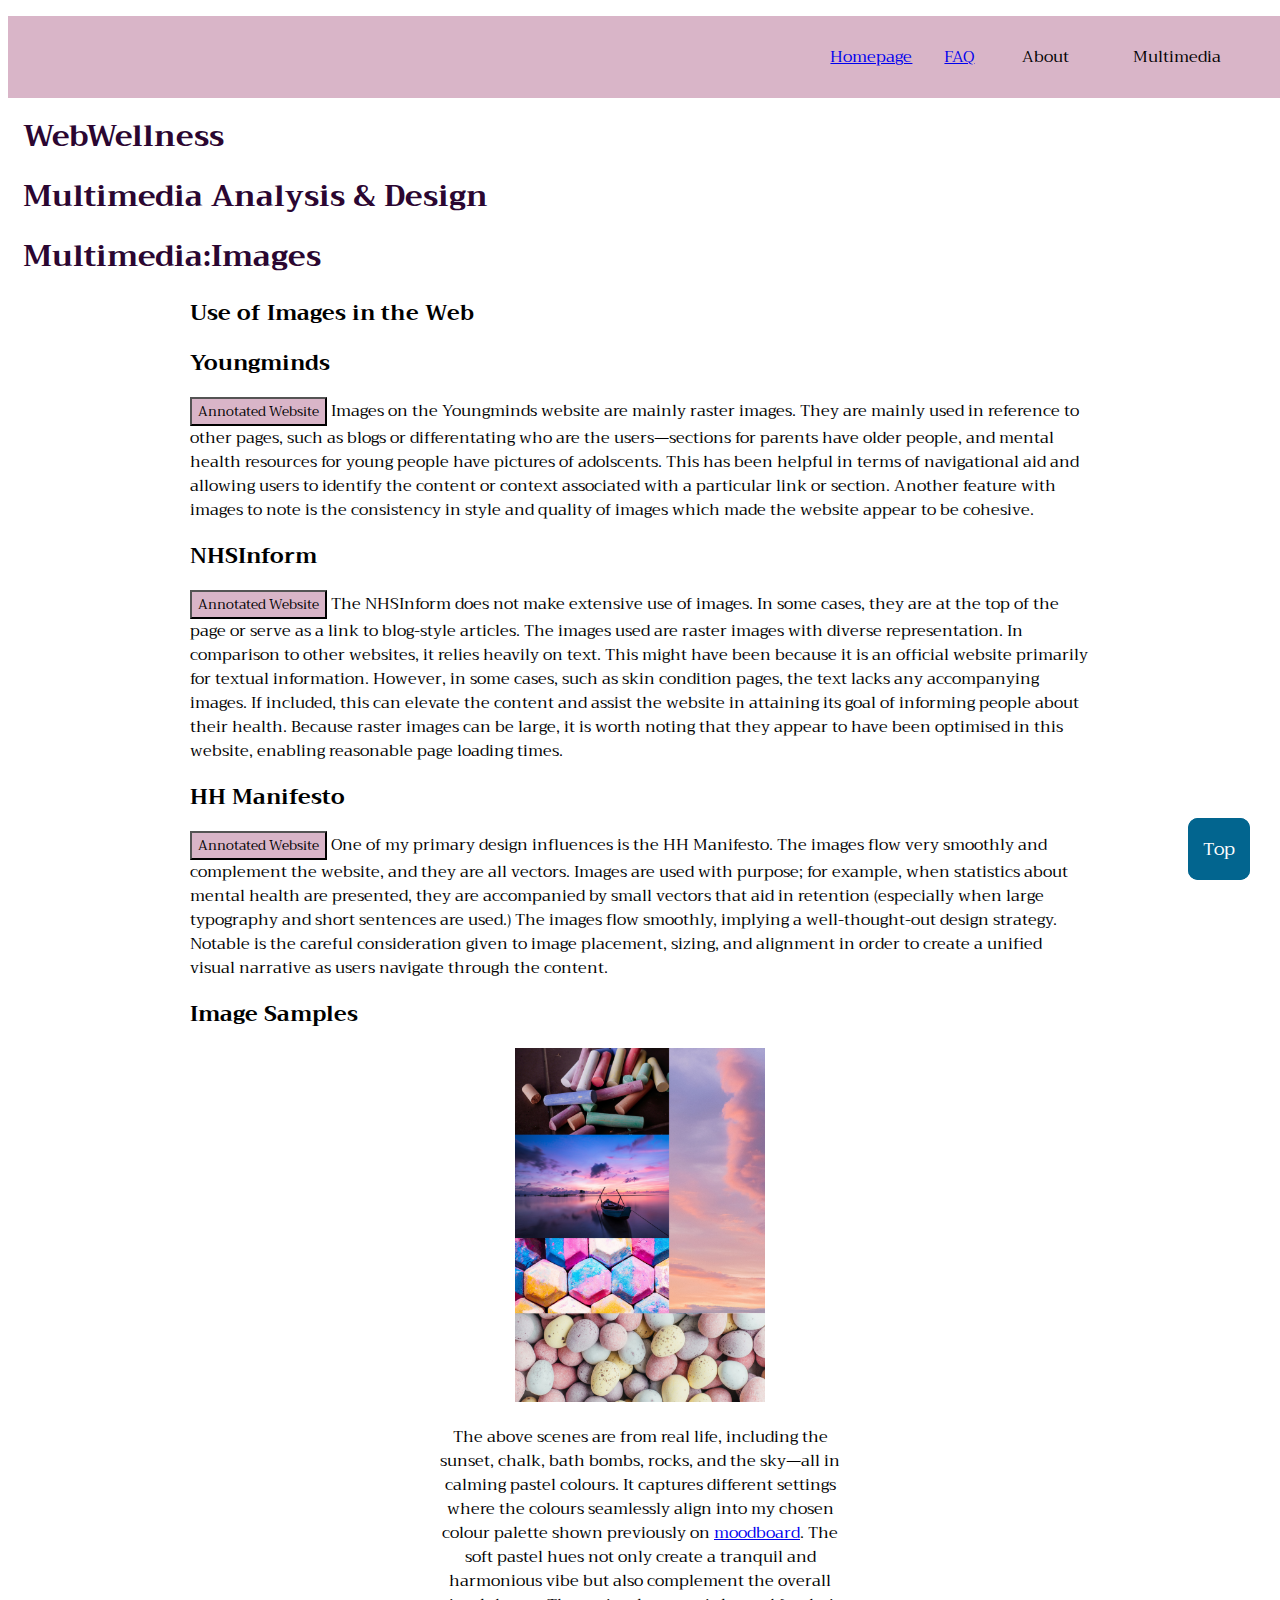
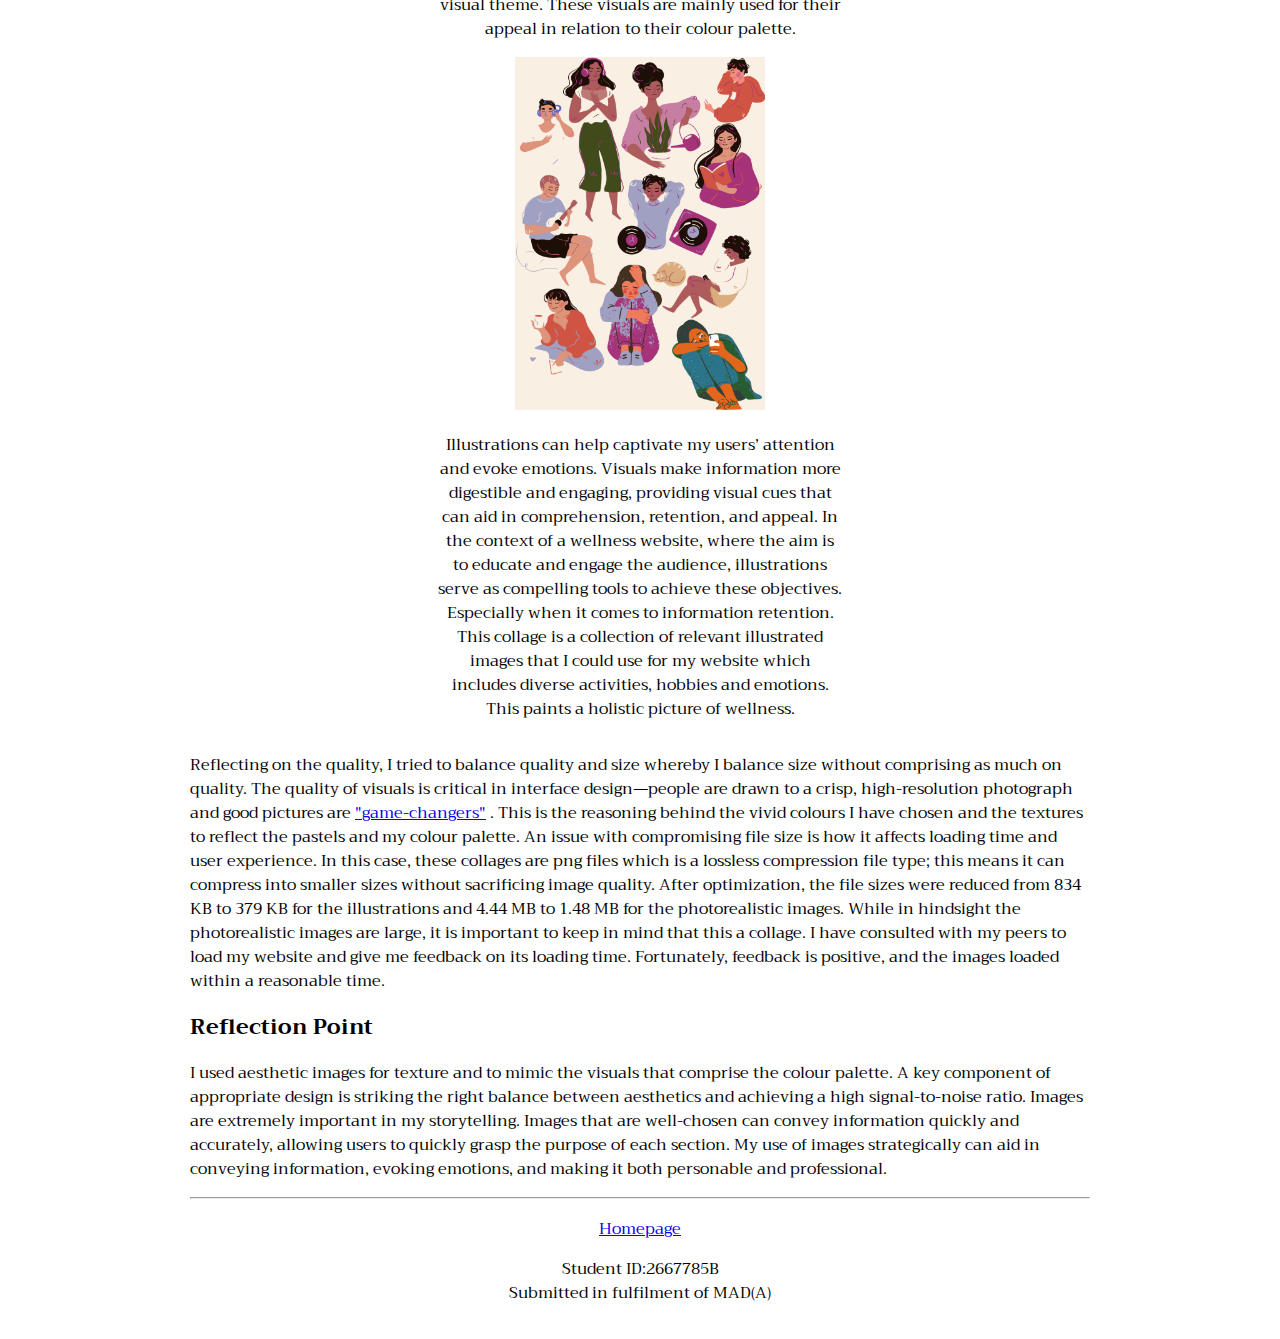
<file: image.html>
<!DOCTYPE html>
<html lang="en">
<head>
	<!-- Metadata to be added -->

	<title>Images</title>
	<meta http-equiv="Content-Type" content="text/html; charset=utf-8"/>
	<link rel="stylesheet" href="css/test.css">
	<script src="myBtn.js"></script>
	<link rel="stylesheet" href="https://fonts.googleapis.com/css?family=Trirong">

  <!-- Menu section -->
<div id="menu">
    <ul class="menu-ul">
        <li class="menu-li dropdown">
            <a href="javascript:void(0)" class="dropbtn">Multimedia</a>
            <div class="dropdown-content">
                <a href="text.html">Text</a>
                <a href="image.html">Image</a>
                <a href="audio.html">Audio</a>
      <a href="video.html">Video</a> <a href="moodboard.html">Moodboard</a>            </div>
        </li>
        <li class="menu-li dropdown">
            <a href="javascript:void(0)" class="dropbtn">About</a>
            <div class="dropdown-content">
                <a href="research.html">Research</a>
                <a href="users.html">Users</a>
				<a href="narrative.html">Narrative</a>
                <a href="accessibility.html">Accessibility</a>
                <a href="reflection.html">Reflection Log</a>
                <a href="mada-metadata_justification_table.xlsx">Resources Used</a>
            </div>
        </li>
		      <li class="menu-li"><a href="faq.html">FAQ</a></li>
        <li class="menu-li"><a href="index.html">Homepage</a></li>
    </ul>
</div>
   
<div id="title">
	<h1>WebWellness</h1>
	<h1>	Multimedia Analysis & Design</h1>
	<h1>Multimedia:Images</h1>
	</div>
</head>
<body>
<div id="main-content">

<h2 >Use of Images in the Web</h2>
	<h2>Youngminds</h2>
<button onclick="window.location.href='master-files/images/annotatedimage3.png'">Annotated Website</button>

	Images on the Youngminds website are mainly raster images. They are mainly used in reference to other pages, such as blogs or differentating who are the users—sections for parents have older people, and mental health resources for young people have pictures of adolscents. This has been helpful in terms of navigational aid and allowing users to identify the content or context associated with a particular link or section. Another feature with images to note is the consistency in style and quality of images which made the website appear to be cohesive. </p>



<h2> NHSInform  </h2>
<button onclick="window.location.href='master-files/images/annotatedimage2.png'">Annotated Website</button>

The NHSInform does not make extensive use of images. In some cases, they are at the top of the page or serve as a link to blog-style articles. The images used are raster images with diverse representation. In comparison to other websites, it relies heavily on text. This might have been because it is an official website primarily for textual information. However, in some cases, such as skin condition pages, the text lacks any accompanying images. If included, this can elevate the content and assist the website in attaining its goal of informing people about their health. Because raster images can be large, it is worth noting that they appear to have been optimised in this website, enabling reasonable page loading times. </p>

 
<h2>HH Manifesto</h2>
<button onclick="window.location.href='master-files/images/annotatedimage1.png'">Annotated Website</button>
One of my primary design influences is the HH Manifesto. The images flow very smoothly and complement the website, and they are all vectors. Images are used with purpose; for example, when statistics about mental health are presented, they are accompanied by small vectors that aid in retention (especially when large typography and short sentences are used.) The images flow smoothly, implying a well-thought-out design strategy. Notable is the careful consideration given to image placement, sizing, and alignment in order to create a unified visual narrative as users navigate through the content. </p>
		</details>
		<h2 >Image Samples </h2> 
		<div class="vectoremotions">
		    <div class="videos">
			<div class="media-item">

		<img src="master-files/images/collage2optimized.png" alt="A  collage of photorealistic capturing a sunset scene with a boat, chalk, bath bombs, rocks, and the sky. They all are pastel colored. sunset scenes with a boat in different settings" />
		<p>The above scenes are from real life, including the sunset, chalk, bath bombs, rocks, and the sky—all in calming pastel colours. It captures different settings where the colours seamlessly align into my chosen colour palette shown previously on <a href="moodboard.html">moodboard</a>. The soft pastel hues not only create a tranquil and harmonious vibe but also complement the overall visual theme. These visuals are mainly used for their appeal in relation to their colour palette.</p> 
		<img src="master-files/images/collage1optimized.png" alt="A collage of graphics of multiple people, some are pursuing hobbies like listening to music, playing music, cat sitting, and watering plants. Two people are using their devices, one person is on their phone the other is on her laptop. One person looks worried" border="0" />
<p>Illustrations can help captivate my users’ attention and evoke emotions. Visuals make information more digestible and engaging, providing visual cues that can aid in comprehension, retention, and appeal. In the context of a wellness website, where the aim is to educate and engage the audience, illustrations serve as compelling tools to achieve these objectives. Especially when it comes to information retention. This collage is a collection of relevant illustrated images that I could use for my website which includes diverse activities, hobbies and emotions. This paints a holistic picture of wellness. </p> 
</div>
</div>
<p>Reflecting on the quality, I tried to balance quality and size whereby I balance size without comprising as much on quality. The quality of visuals is critical in interface design—people are drawn to a crisp, high-resolution photograph and good pictures are <a href="https://bootcamp.uxdesign.cc/use-image-and-graphics-smartly-in-ui-design-from-ux-perspective-853a6f8ef90f">"game-changers"</a> 

. This is the reasoning behind the vivid colours I have chosen and the textures to reflect the pastels and my colour palette. An issue with compromising file size is how it affects loading time and user experience. In this case, these collages are png files which is a lossless compression file type; this means it can compress into smaller sizes without sacrificing image quality. After optimization, the file sizes were reduced from 834 KB to 379 KB for the illustrations and 4.44 MB to 1.48 MB for the photorealistic images. While in hindsight the photorealistic images are large, it is important to keep in mind that this a collage. I have consulted with my peers to load my website and give me feedback on its loading time. Fortunately, feedback is positive, and the images loaded within a reasonable time.  </p>  
<h2> Reflection Point </h2>
<p>
I used aesthetic images for texture and to mimic the visuals that comprise the colour palette. A key component of appropriate design is striking the right balance between aesthetics and achieving a high signal-to-noise ratio. Images are extremely important in my storytelling. Images that are well-chosen can convey information quickly and accurately, allowing users to quickly grasp the purpose of each section. My use of images strategically can aid in conveying information, evoking emotions, and making it both personable and professional. 

</p> 
</div>
<button onclick="topFunction()" id="myBtn" title="Go to top">Top</button>


<!-- end the main section of the homepage -->
	<!-- begin navigation menu -->
		<button onclick="topFunction()" id="myBtn" title="Go to top">Top</button><hr>	

	<footer>
			<a href="index.html">Homepage</a>

	<p>Student ID:2667785B <br>
	Submitted in fulfilment of MAD(A)</p>
	</footer>
	<!-- end footer -->

</body>
</html>
	
	<!-- end navigation menu -->

</body>
</html>
</file>
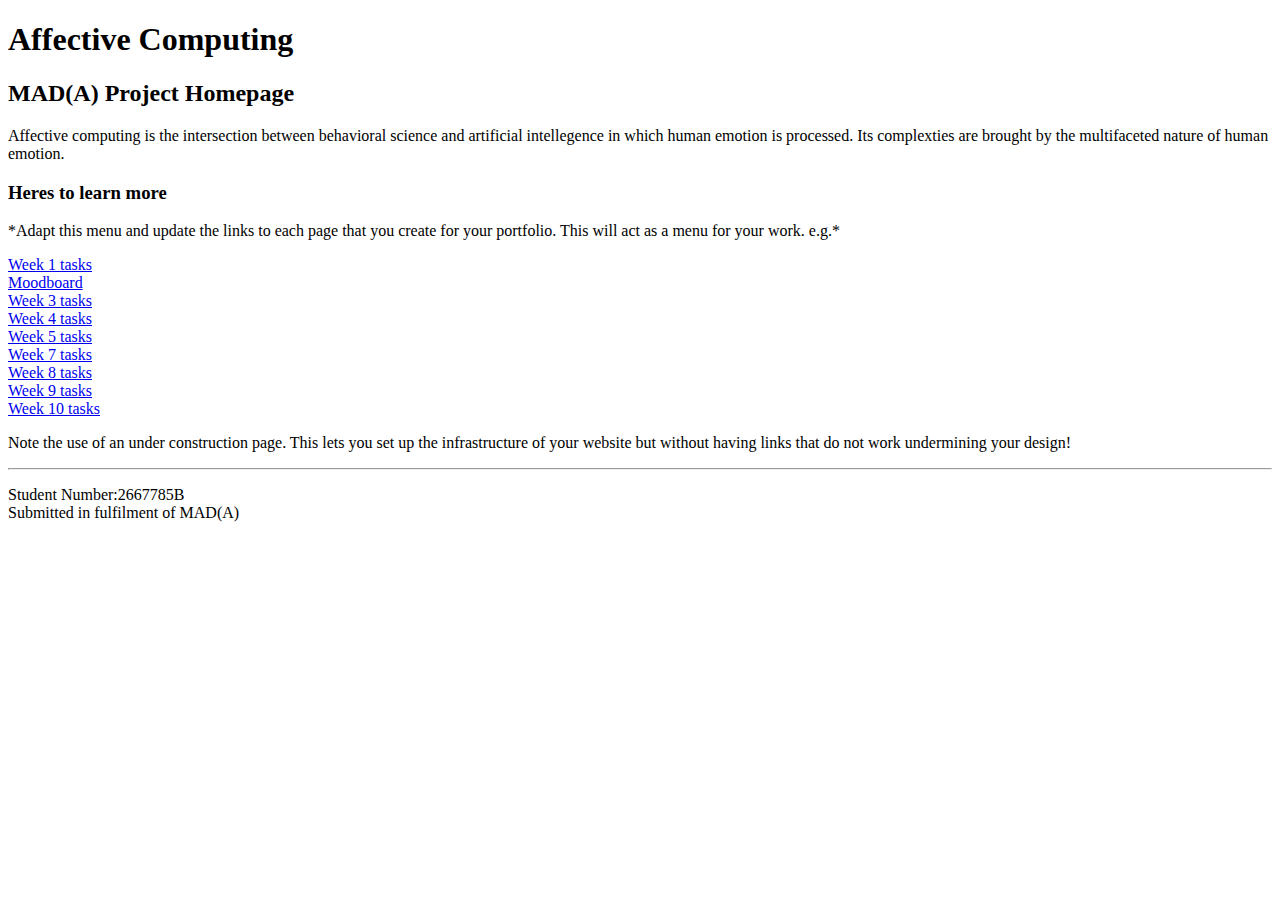
<file: index_template.html>
<!DOCTYPE html>
<html lang="en">
<head>
	<!-- Use this section for your webpage metadata - more detail https://www.w3schools.com/html/html_head.asp -->

	<title>Homepage</title>
	<meta http-equiv="Content-Type" content="text/html; charset=utf-8"/>
	<!--  <link rel="stylesheet" href="filepath/filename.css"> -->
	<!--  When you have a stylesheet you can uncomment the link element above and edit the href to suit your file system and point to your CSS sheet -->
</head>

<body>

	<!-- begin the main section of the homepage -->
	<div id="*Insert appropriate ID - this will not display on your website*">
		<h1>Affective Computing</h1>
		<h2>MAD(A) Project Homepage</h2>

		<p>Affective computing is the intersection between behavioral science and artificial intellegence in which human emotion is processed. Its complexties are brought by the multifaceted nature of human emotion. </p>
		<!-- consider whether any other multi-media elements would be appropriate to achieve your chosen design -->
	</div>
	
	<h3>Heres to learn more </h3>

	<div id="menu">
		<p>*Adapt this menu and update the links to each page that you create for your portfolio. This will act as a menu for your work. e.g.*</p>
		<a href="content_template.html">Week 1 tasks</a><br>
		<a href="underconstruction.html">Moodboard</a><br>
		<a href="underconstruction.html">Week 3 tasks</a><br>
		<a href="underconstruction.html">Week 4 tasks</a><br>
		<a href="underconstruction.html">Week 5 tasks</a><br>
		<a href="underconstruction.html">Week 7 tasks</a><br>
		<a href="underconstruction.html">Week 8 tasks</a><br>
		<a href="underconstruction.html">Week 9 tasks</a><br>
		<a href="underconstruction.html">Week 10 tasks</a>
<p>Note the use of an under construction page. This lets you set up the infrastructure of your website but without having links that do not work undermining your design!</p>
	</div>
	<!-- end the main section of the homepage -->
	
	<hr>
	
	<!-- begin footer -->
	<footer>
	<p>Student Number:2667785B <br>
	Submitted in fulfilment of MAD(A)</p>
	</footer>

	<!-- end footer -->

</body>
</html>
</file>
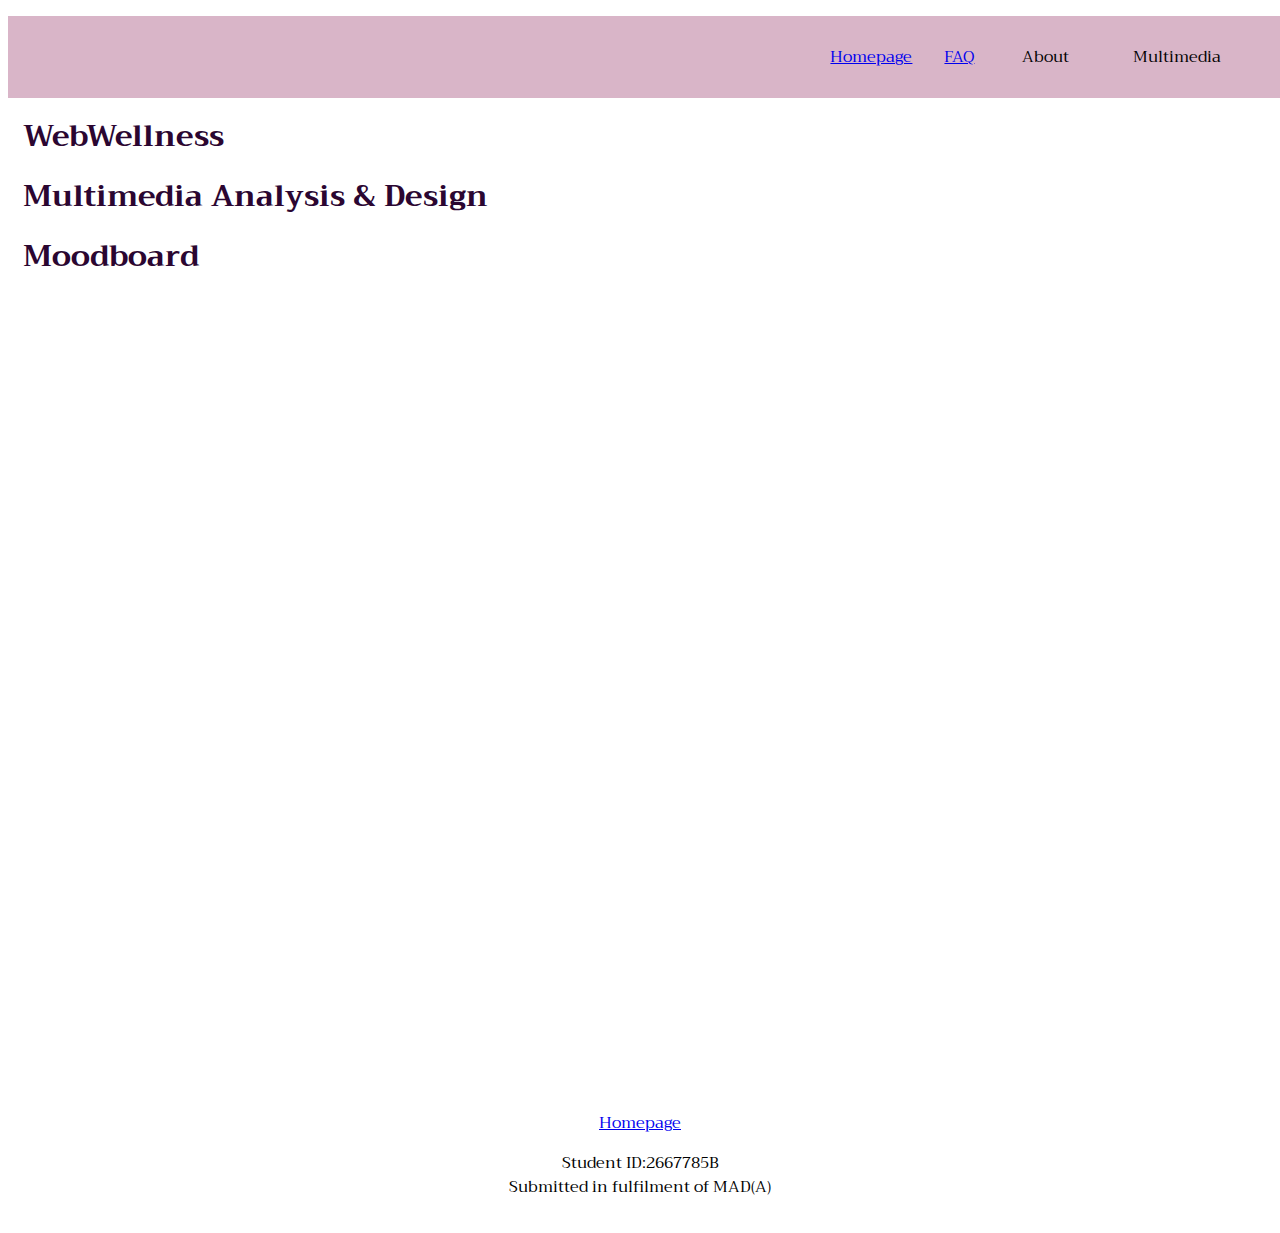
<file: moodboard.html>
<!DOCTYPE html>
<html lang="en">
<head>
	<!-- Metadata to be added -->
	
	<title>Moodboard</title>
	<meta http-equiv="Content-Type" content="text/html; charset=utf-8"/>
	<link rel="stylesheet" href="css/test.css">
			<script src="myBtn.js"></script>
			<link rel="stylesheet" href="https://fonts.googleapis.com/css?family=Trirong">

  <!-- Menu section -->
<div id="menu">
    <ul class="menu-ul">
        <li class="menu-li dropdown">
            <a href="javascript:void(0)" class="dropbtn">Multimedia</a>
            <div class="dropdown-content">
                <a href="text.html">Text</a>
                <a href="image.html">Image</a>
                <a href="audio.html">Audio</a>
      <a href="video.html">Video</a> <a href="moodboard.html">Moodboard</a>	
            </div>
        </li>
        <li class="menu-li dropdown">
            <a href="javascript:void(0)" class="dropbtn">About</a>
            <div class="dropdown-content">
                <a href="research.html">Research</a>
                <a href="users.html">Users</a>
				<a href="narrative.html">Narrative</a>
                <a href="accessibility.html">Accessibility</a>
                <a href="reflection.html">Reflection Log</a>
                <a href="mada-metadata_justification_table.xlsx">Resources Used</a>
            </div>
        </li>
		
		      <li class="menu-li"><a href="faq.html">FAQ</a></li>
        <li class="menu-li"><a href="index.html">Homepage</a></li>
    </ul>
</div>
<div id="title">
	<h1>WebWellness</h1>
	<h1>Multimedia Analysis & Design</h1>
	<h1>Moodboard</h1>
	</div>
</head>
<body>
<div id="moodboard"><center>
<iframe src="https://app.milanote.com/1QLOYc1LMwRM2B?p=oQI6zvYTHyX" style='width: 100%; height: 800px;' frameborder="0"></iframe></center>
</div>

		<footer>
			<a href="index.html">Homepage</a>

	<p>Student ID:2667785B <br>
	Submitted in fulfilment of MAD(A)</p>
	</footer>
	<!-- end footer -->
	
	</div>
	<!-- end footer -->

</body>
</html>
</file>
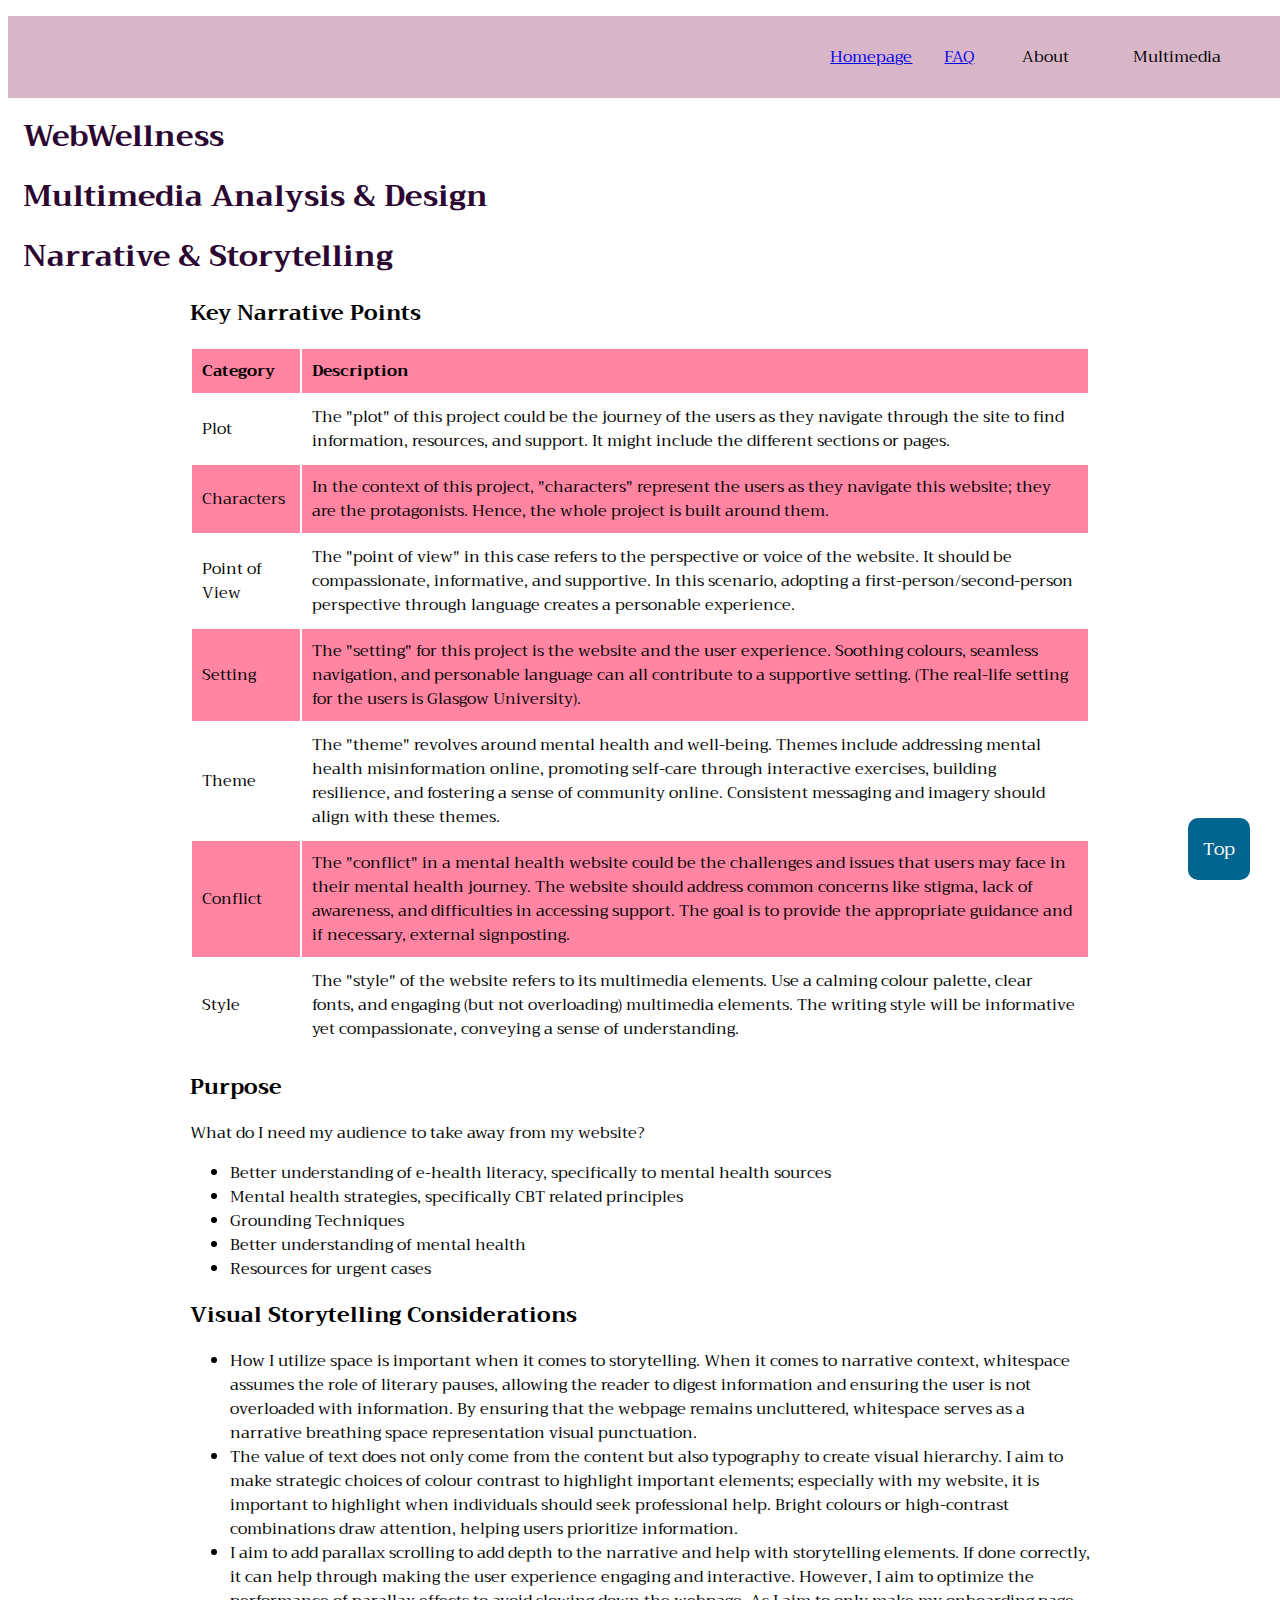
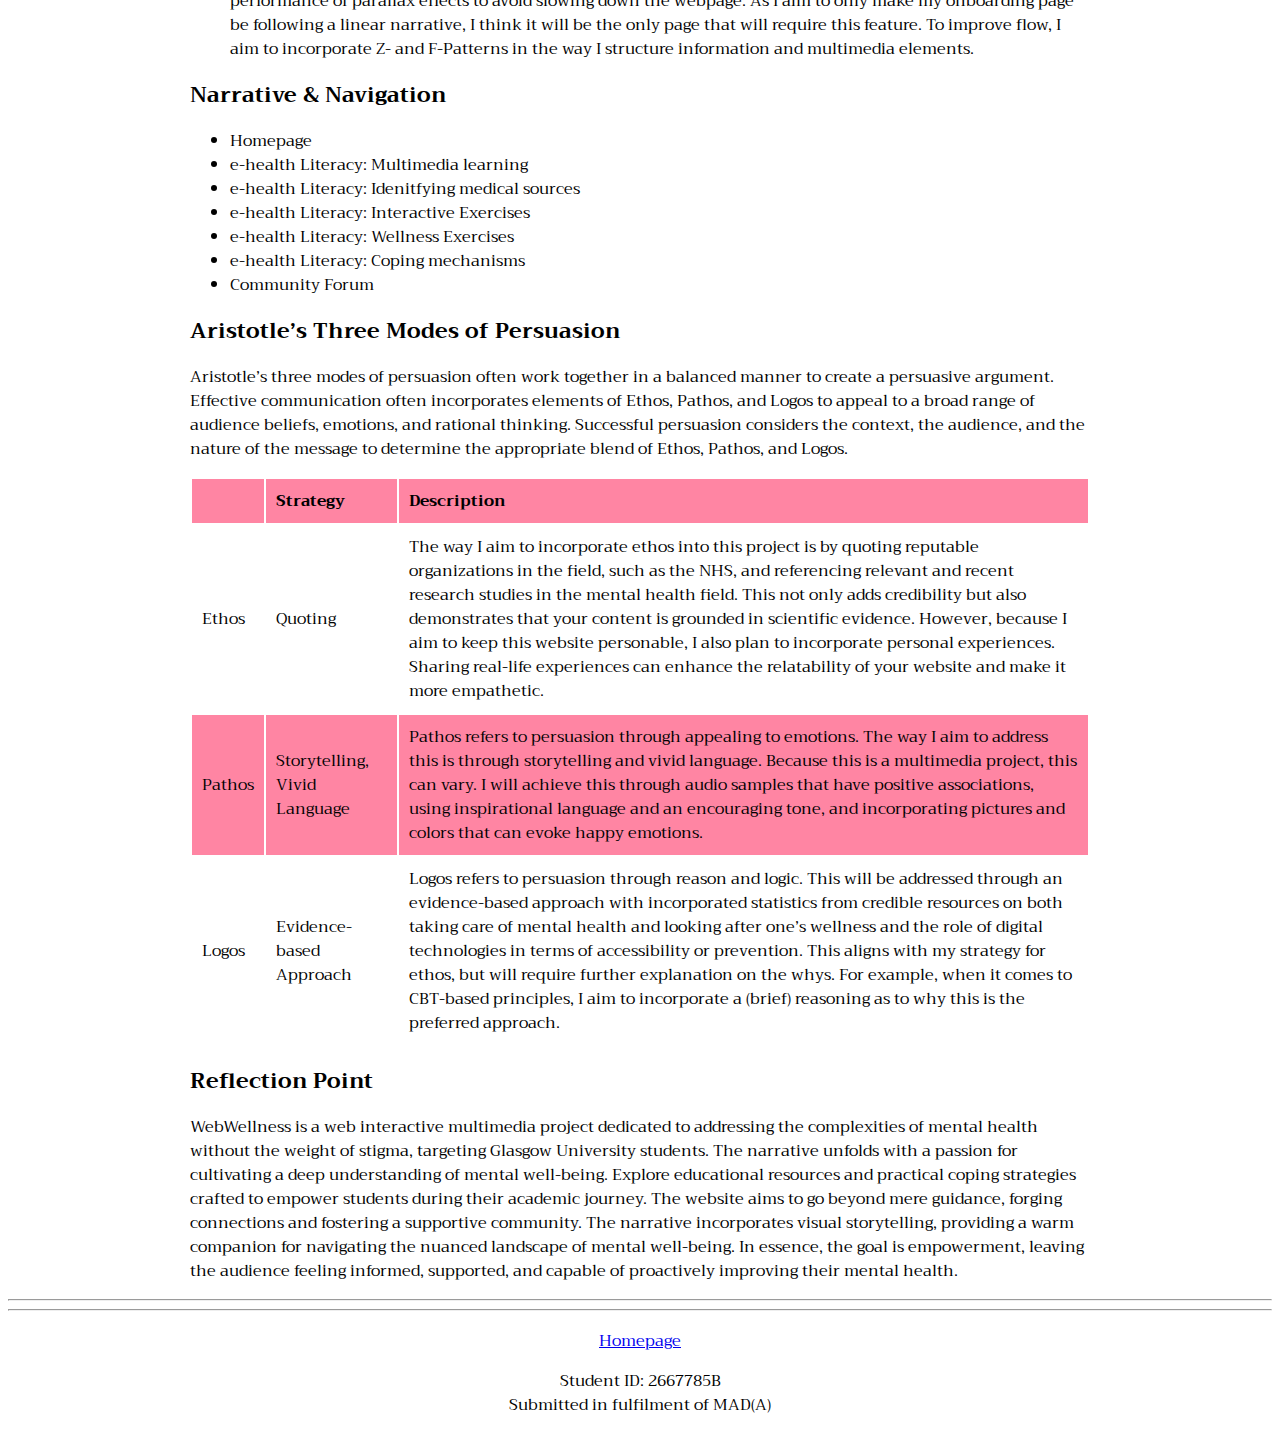
<file: narrative.html>
<!DOCTYPE html>
<html lang="en">
<head>
    <!-- Metadata to be added -->

    <title>Narrative</title>
    <meta http-equiv="Content-Type" content="text/html; charset=utf-8"/>
    <link rel="stylesheet" href="css/test.css">
			<script src="myBtn.js"></script>
<link rel="stylesheet" href="https://fonts.googleapis.com/css?family=Trirong">

</head>
<body>

  <!-- Menu section -->
<div id="menu">
    <ul class="menu-ul">
        <li class="menu-li dropdown">
            <a href="javascript:void(0)" class="dropbtn">Multimedia</a>
            <div class="dropdown-content">
                <a href="text.html">Text</a>
                <a href="image.html">Image</a>
                <a href="audio.html">Audio</a>
      <a href="video.html">Video</a> <a href="moodboard.html">Moodboard</a>            </div>
        </li>
        <li class="menu-li dropdown">
            <a href="javascript:void(0)" class="dropbtn">About</a>
            <div class="dropdown-content">
                <a href="research.html">Research</a>
                <a href="users.html">Users</a>
				<a href="narrative.html">Narrative</a>
                <a href="accessibility.html">Accessibility</a>
                <a href="reflection.html">Reflection Log</a>
                <a href="mada-metadata_justification_table.xlsx">Resources Used</a>
            </div>
        </li>
		      <li class="menu-li"><a href="faq.html">FAQ</a></li>
        <li class="menu-li"><a href="index.html">Homepage</a></li>
    </ul>
</div>

<div id="title">
    <h1>WebWellness</h1>
    <h1>Multimedia Analysis & Design</h1>
    <h1>Narrative & Storytelling</h1>
</div>
<div id="main-content">
<h2>Key Narrative Points</h2>
<table>
  <tr>
    <th>Category</th>
    <th>Description</th>
  </tr>
  <!-- Plot Section -->
  <tr>
    <td>Plot</td>
    <td>
      The "plot" of this project could be the journey of the users as they navigate through the site to find information, resources, and support. It might include the different sections or pages.
    </td>
  </tr>

  <!-- Characters Section -->
  <tr>
    <td>Characters</td>
    <td>
      In the context of this project, "characters" represent the users as they navigate this website; they are the protagonists. Hence, the whole project is built around them.
    </td>
  </tr>

  <!-- Point of View Section -->
  <tr>
    <td>Point of View</td>
    <td>
      The "point of view" in this case refers to the perspective or voice of the website. It should be compassionate, informative, and supportive. In this scenario, adopting a first-person/second-person perspective through language creates a personable experience.
    </td>
  </tr>

  <!-- Setting Section -->
  <tr>
    <td>Setting</td>
    <td>
      The "setting" for this project is the website and the user experience. Soothing colours, seamless navigation, and personable language can all contribute to a supportive setting. (The real-life setting for the users is Glasgow University).
    </td>
  </tr>

  <!-- Theme Section -->
  <tr>
    <td>Theme</td>
    <td>
      The "theme" revolves around mental health and well-being. Themes include addressing mental health misinformation online, promoting self-care through interactive exercises, building resilience, and fostering a sense of community online. Consistent messaging and imagery should align with these themes.
    </td>
  </tr>

  <!-- Conflict Section -->
  <tr>
    <td>Conflict</td>
    <td>
      The "conflict" in a mental health website could be the challenges and issues that users may face in their mental health journey. The website should address common concerns like stigma, lack of awareness, and difficulties in accessing support. The goal is to provide the appropriate guidance and if necessary, external signposting.
    </td>
  </tr>

  <!-- Style Section -->
  <tr>
    <td>Style</td>
    <td>
      The "style" of the website refers to its multimedia elements. Use a calming colour palette, clear fonts, and engaging (but not overloading) multimedia elements. The writing style will be informative yet compassionate, conveying a sense of understanding.
    </td>
  </tr>
</table>


<h2>Purpose</h2>
<p>What do I need my audience to take away from my website?</p>
<ul>
	<li>Better understanding of e-health literacy, specifically to mental health sources </li>
    <li>Mental health strategies, specifically CBT related principles</li>

    <li>Grounding Techniques</li>
    <li>Better understanding of mental health</li>
    <li>Resources for urgent cases</li>
</ul>

<h2>Visual Storytelling Considerations</h2>
<ul>
    <li>How I utilize space is important when it comes to storytelling. When it comes to narrative context, whitespace assumes the role of literary pauses, allowing the reader to digest information and ensuring the user is not overloaded with information. By ensuring that the webpage remains uncluttered, whitespace serves as a narrative breathing space representation visual punctuation. </li>
    <li>The value of text does not only come from the content but also typography to create visual hierarchy. I aim to make strategic choices of colour contrast to highlight important elements; especially with my website, it is important to highlight when individuals should seek professional help. Bright colours or high-contrast combinations draw attention, helping users prioritize information. </li>
    <li>I aim to add parallax scrolling to add depth to the narrative and help with storytelling elements. If done correctly, it can help through making the user experience engaging and interactive. However, I aim to optimize the performance of parallax effects to avoid slowing down the webpage. As I aim to only make my onboarding page be following a linear narrative, I think it will be the only page that will require this feature. To improve flow, I aim to incorporate Z- and F-Patterns in the way I structure information and multimedia elements. </li>
</ul>
<h2>Narrative & Navigation</h2>
<ul> 
<li>Homepage</li>
<li>e-health Literacy: Multimedia learning </li>
<li>e-health Literacy: Idenitfying medical sources</li>
<li>e-health Literacy: Interactive Exercises</li>
<li>e-health Literacy: Wellness Exercises</li>
<li>e-health Literacy: Coping mechanisms</li>
<li>Community Forum</li>
</ul>


<h2>Aristotle’s Three Modes of Persuasion</h2>
<p><!-- This was generated by ChatGPT -->
    Aristotle’s three modes of persuasion often work together in a balanced manner to create a persuasive argument. Effective communication often incorporates elements of Ethos, Pathos, and Logos to appeal to a broad range of audience beliefs, emotions, and rational thinking. Successful persuasion considers the context, the audience, and the nature of the message to determine the appropriate blend of Ethos, Pathos, and Logos.</p>

<table>
  <tr>
    <th></th>
    <th>Strategy</th>
    <th>Description</th>
  </tr>
  <!-- Ethos Section -->
  <tr>
    <td>Ethos</td>
    <td>Quoting</td>
    <td>
      The way I aim to incorporate ethos into this project is by quoting reputable organizations in the field, such as the NHS, and referencing relevant and recent research studies in the mental health field. This not only adds credibility but also demonstrates that your content is grounded in scientific evidence. However, because I aim to keep this website personable, I also plan to incorporate personal experiences. Sharing real-life experiences can enhance the relatability of your website and make it more empathetic.
    </td>
  </tr>

  <!-- Pathos Section -->
  <tr>
    <td>Pathos</td>
    <td>Storytelling, Vivid Language</td>
    <td>
      Pathos refers to persuasion through appealing to emotions. The way I aim to address this is through storytelling and vivid language. Because this is a multimedia project, this can vary. I will achieve this through audio samples that have positive associations, using inspirational language and an encouraging tone, and incorporating pictures and colors that can evoke happy emotions.
    </td>
  </tr>

  <!-- Logos Section -->
  <tr>
    <td>Logos</td>
    <td>Evidence-based Approach</td>
    <td>
      Logos refers to persuasion through reason and logic. This will be addressed through an evidence-based approach with incorporated statistics from credible resources on both taking care of mental health and looking after one’s wellness and the role of digital technologies in terms of accessibility or prevention. This aligns with my strategy for ethos, but will require further explanation on the whys. For example, when it comes to CBT-based principles, I aim to incorporate a (brief) reasoning as to why this is the preferred approach.
    </td>
  </tr>
</table>

<h2>Reflection Point</h2>
<p>WebWellness is a web interactive multimedia project dedicated to addressing the complexities of mental health without the weight of stigma, targeting Glasgow University students. The narrative unfolds with a passion for cultivating a deep understanding of mental well-being. Explore educational resources and practical coping strategies crafted to empower students during their academic journey. The website aims to go beyond mere guidance, forging connections and fostering a supportive community. The narrative incorporates visual storytelling, providing a warm companion for navigating the nuanced landscape of mental well-being. In essence, the goal is empowerment, leaving the audience feeling informed, supported, and capable of proactively improving their mental health.</p>
</div>
<!-- Footer -->
	<button onclick="topFunction()" id="myBtn" title="Go to top">Top</button><hr>	

	<hr>	
<footer>
    <a href="index.html">Homepage</a>
    <p>Student ID: 2667785B <br>
        Submitted in fulfilment of MAD(A)</p>
</footer>
<!-- end footer -->

</body>
</html>
</file>
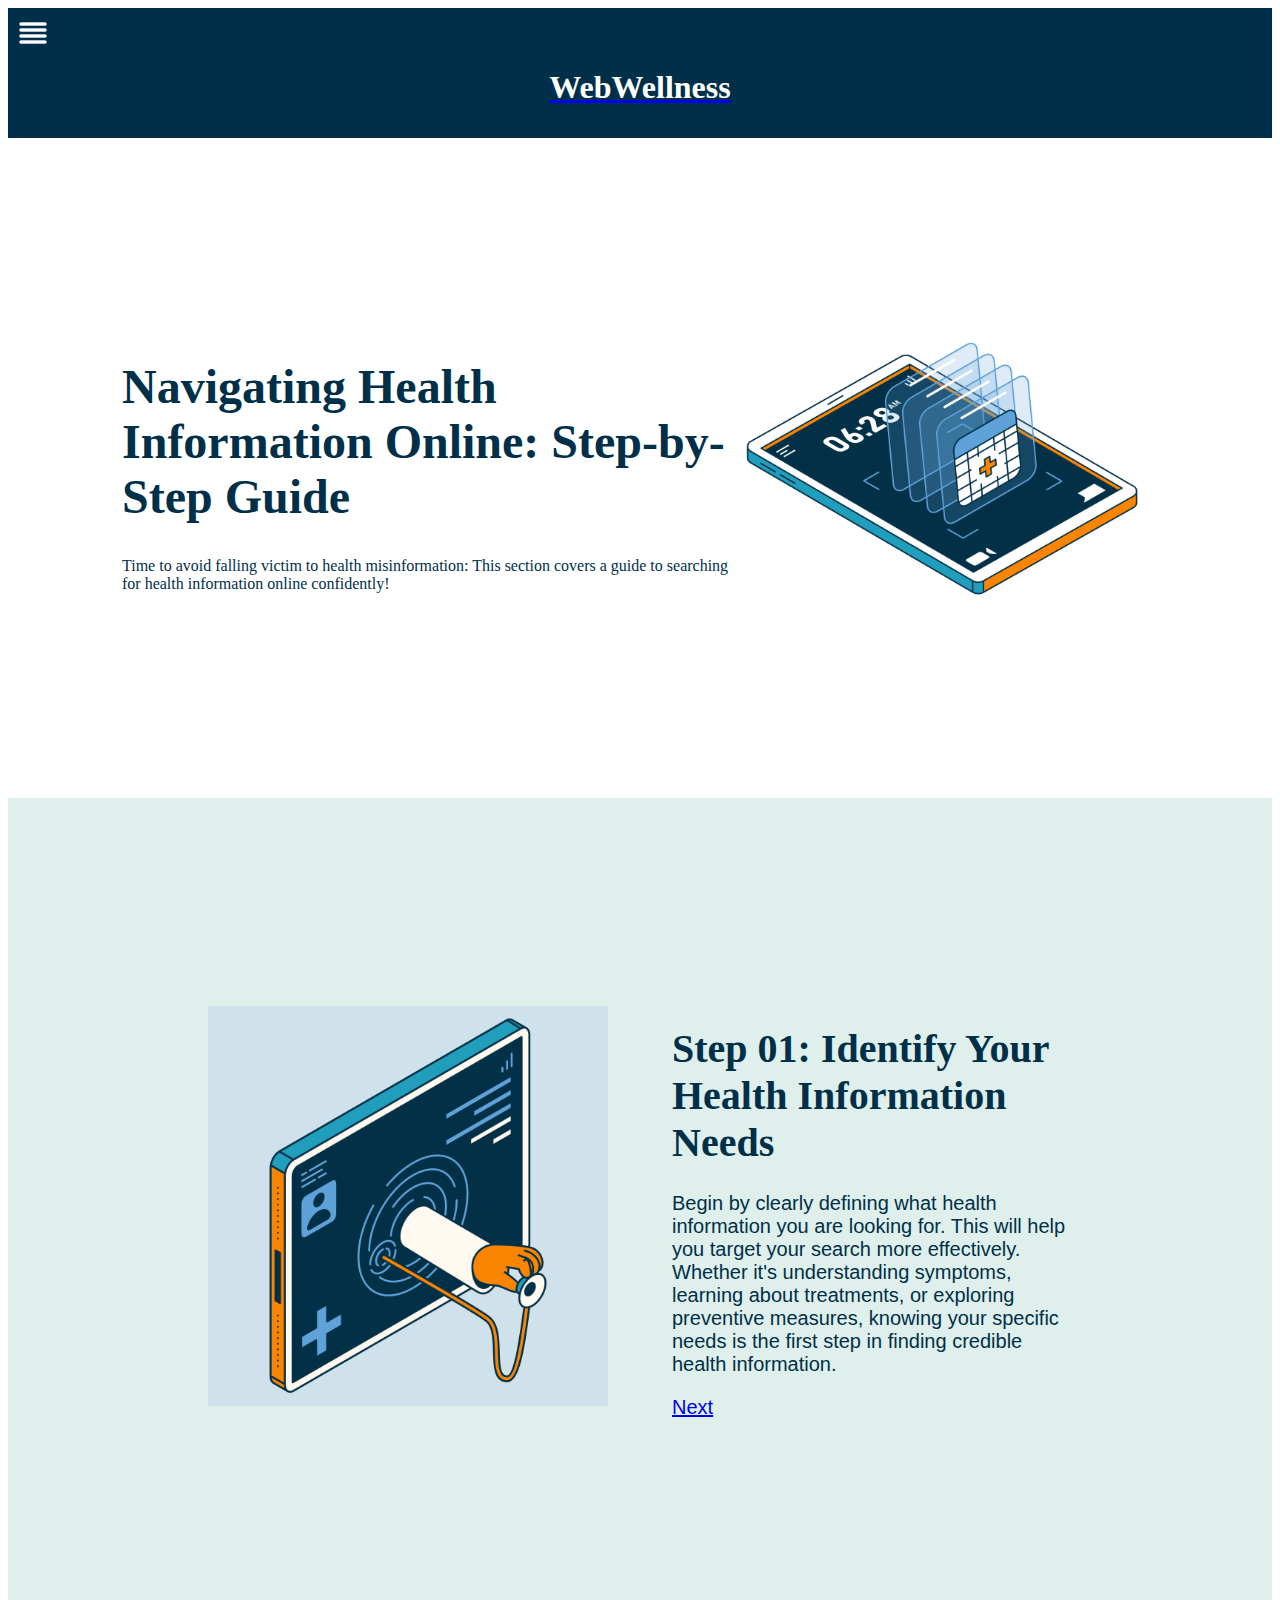
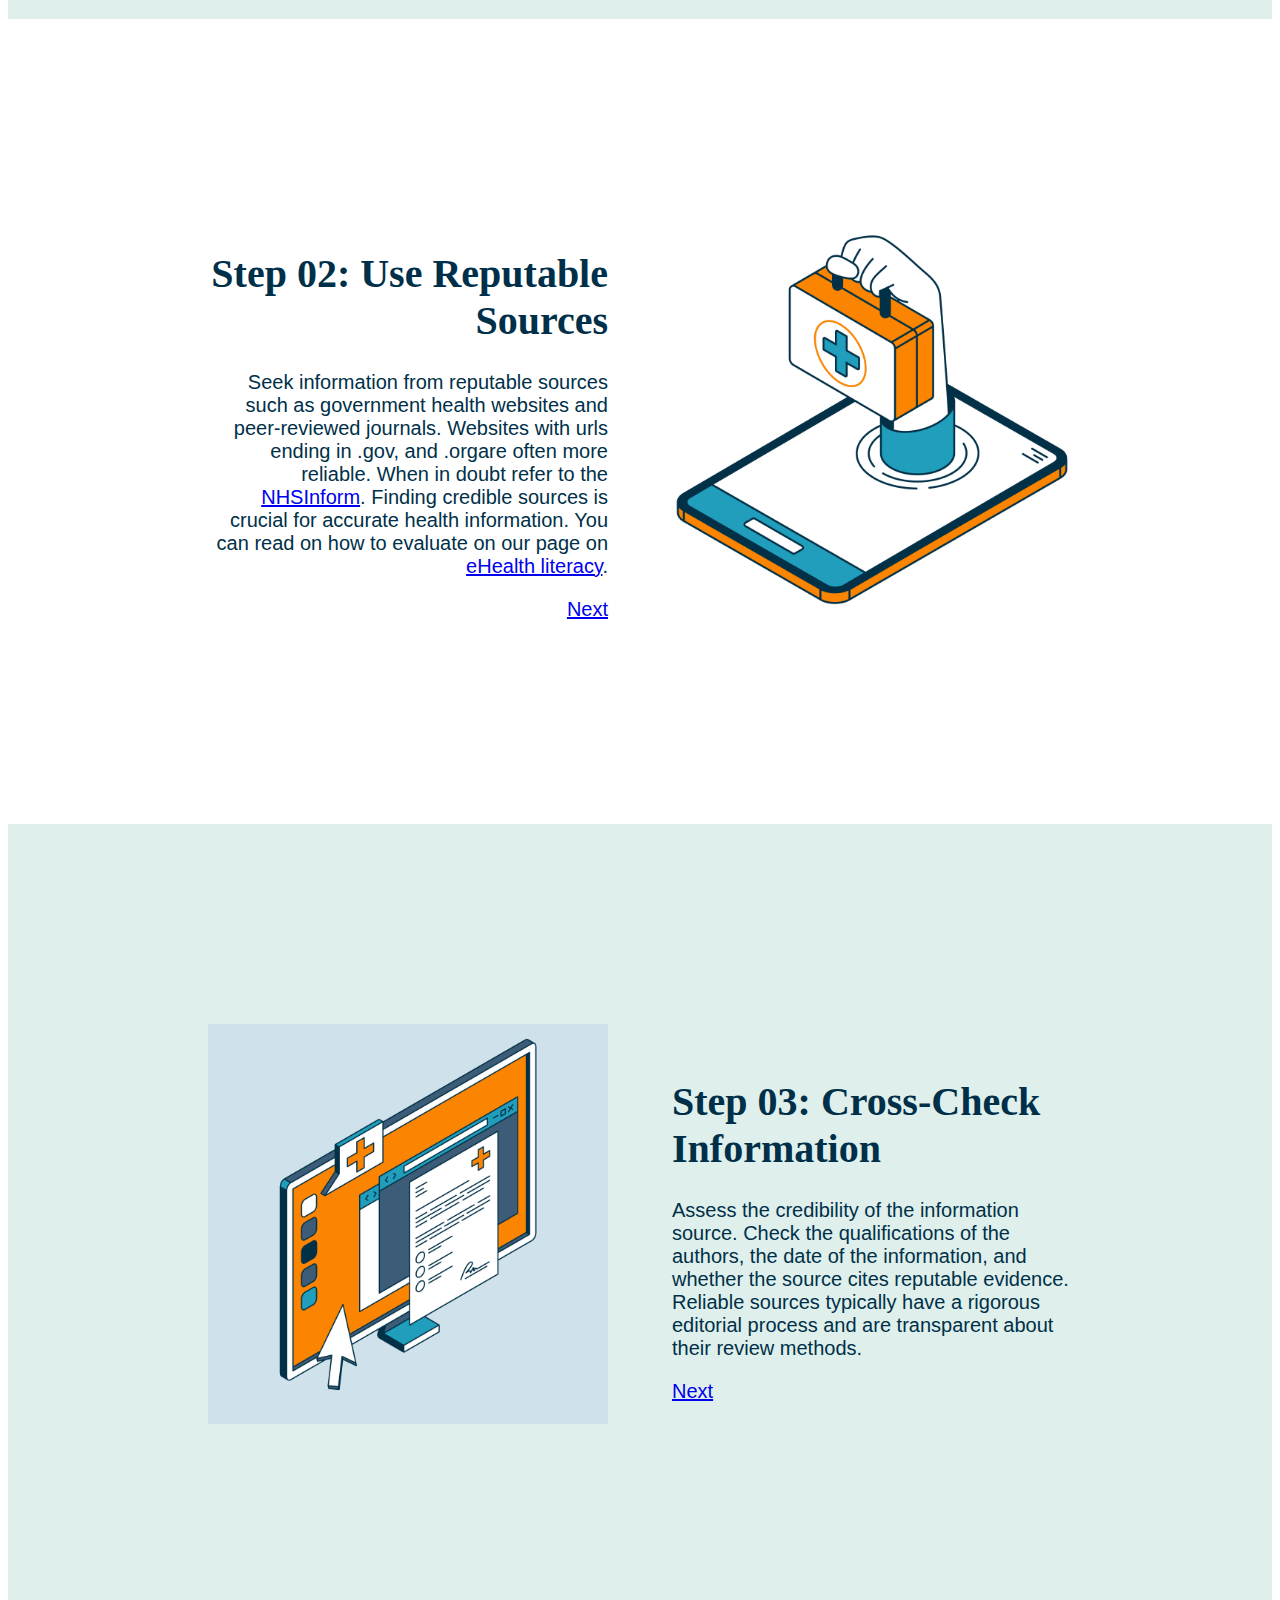
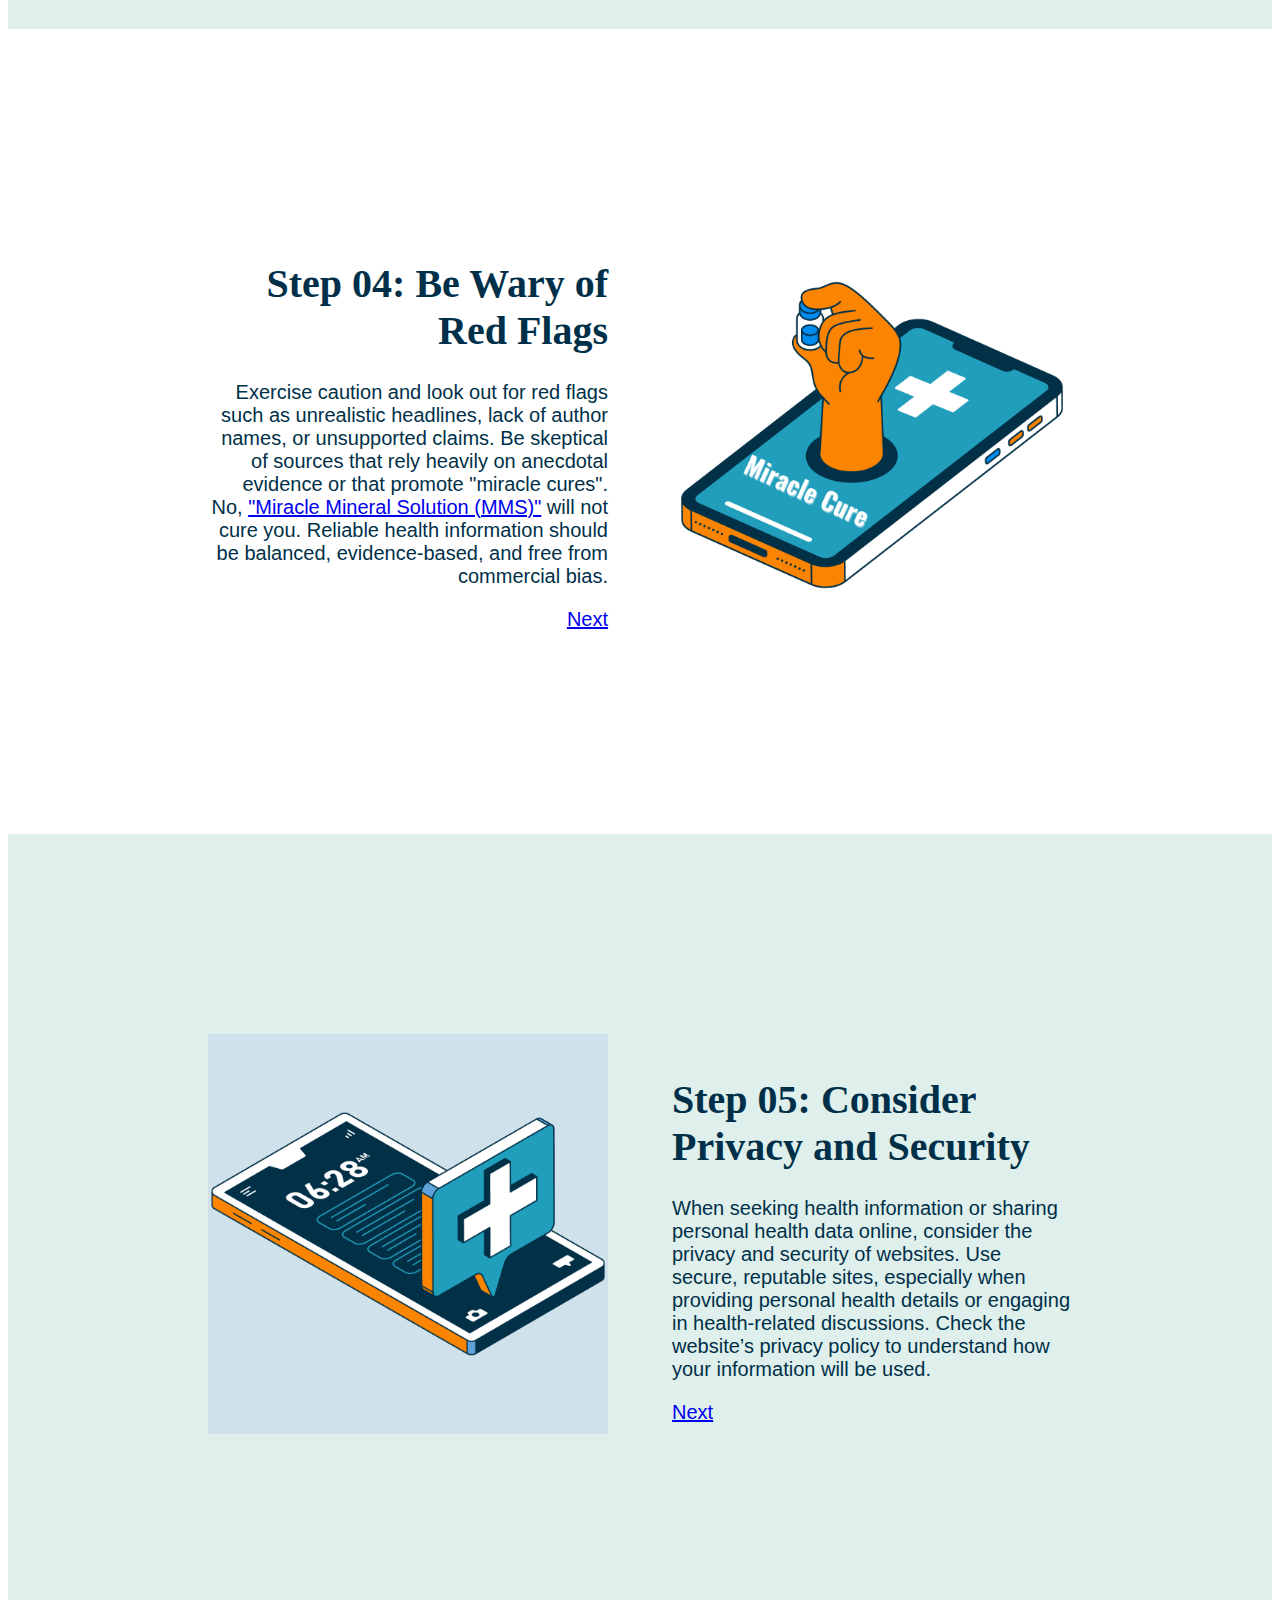
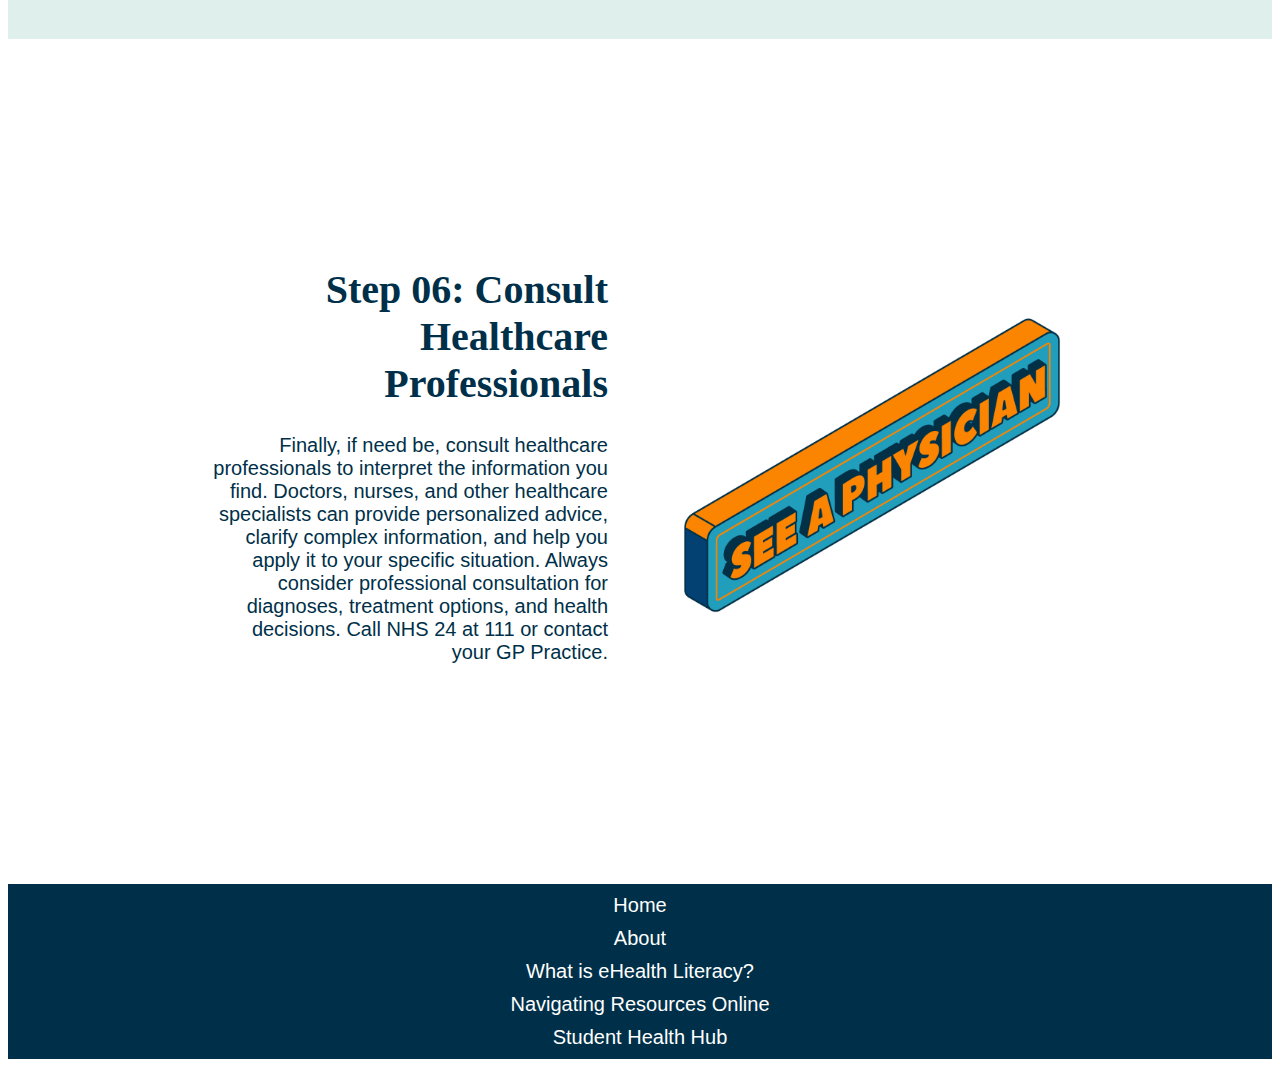
<file: onlinemanifesto.html>
<!DOCTYPE html>
<html>
<head>
<!-- Standard meta tags required for responsive design and setting character encoding -->
<meta charset="UTF-8">
<meta name="viewport" content="width=device-width, initial-scale=1.0">

<!-- Title of the webpage -->
<title>Manifesto</title>

<!-- Link to the external CSS file that styles the page -->
<link rel="stylesheet" href="StylingSheets/onlinemanifesto.css">

<!-- Link to the main JavaScript file that contains the functionality -->
<script src="Javascript/MainJava.js"></script>

<!-- Preconnect to Google's font API for performance improvement -->
<link rel="preconnect" href="https://fonts.googleapis.com">
<link rel="preconnect" href="https://fonts.gstatic.com" crossorigin>

<!-- Links to Google Fonts for custom fonts used in the page -->
<link href="https://fonts.googleapis.com/css2?family=Oswald:wght@200..700&display=swap" rel="stylesheet">
<link href="https://fonts.googleapis.com/css2?family=Montserrat:ital,wght@0,100..900;1,100..900&display=swap" rel="stylesheet">
</head>

<body>
<main>

<!-- Section containing the top part of the hero section of the page -->
<div class="topherosectionpage">
<div id="myNav" class="overlay">

<!-- Button that when clicked, will call the JavaScript function to close the overlay navigation -->
<a href="javascript:void(0)" class="closebtn" onclick="closeNav()" aria-label="Close navigation menu">&times;</a>

<!-- Content of the overlay navigation menu -->
<div class="overlay-content">
<a href="index.html">Home</a>
<a href="about.html">About</a>
<a href="ehealthliteracy.html">What is eHealth Literacy?</a>
<a href="onlinemanifesto.html">Navigating Resources Online</a>
<a href="healthhub.html">Student Health Hub</a>
</div>
</div>

<!-- Navigation bar that contains the menu icon and site title -->
<div id="navbar">
<div class="navbarmenu">
    <span onclick="openNav()"><img src="Images/menuicon.svg" alt="Menu" style="width: 30px; height: 30px; cursor: pointer;"></span>
<a href="index.html"><h1>WebWellness</h1></a>
</div>
</div>
</div>

<!-- Hero section that contains the main heading and introduction text -->
<div class="herosection">
<img class="coverimg" src="Images/stepguide.png" alt="An illustration of a smartphone displaying an multiple notifications of a calendar icon with a medical cross. " style="width:100%">
<div class="herosectiontext">

<!-- Heading for the page's main topic -->
<h1>Navigating Health Information Online: Step-by-Step Guide</h1>

<!-- Brief description about the content of the page -->
<p> Time to avoid falling victim to health misinformation: This section covers a guide to searching for health information online confidently!</p>
</div>
</div>

<!-- Content block representing the first step of the guide -->
<div class="contentblock" id="step1">
<div class="picture">
<img src="Images/step01.png" alt="An illustration of a phone screen with a doctor's arms extending out of it, holding a stethoscope" style="width:100%">
</div>

<div class="text">
    <h1>Step 01: Identify Your Health Information Needs</h1>
<p>Begin by clearly defining <span class="bold-text">what health information you are looking for</span>. This will help you target your search more effectively. Whether it's <span class="bold-text">understanding symptoms, learning about treatments, or exploring preventive measures,</span> knowing your specific needs is the first step in finding credible health information.</p>
  <a href="#step2" class="scrollButton">Next</a>

</div>
</div>

<div class="contentblock" id="step2">
<div class="picture">
<img src="Images/step02.png" alt="Illustration of a hand holding a medical kit, with the kit positioned above a smartphone." style="width:100%">
</div>

<div class="text">
    <h1>Step 02: Use Reputable Sources</h1>
<p>Seek information from reputable sources such as <span class="bold-text">government health websites</span> and <span class="bold-text">peer-reviewed journals</span>. Websites with urls ending in <span class="bold-text">.gov, and .org</span>are often more reliable. When in doubt refer to the <a href="https://www.nhsinform.scot/" target="_blank">NHSInform</a>. Finding credible sources is crucial for accurate health information. You can read on how to evaluate on our page on <a href="ehealthliteracy.html">eHealth literacy</a>. </p>
  <a href="#step3" class="scrollButton">Next</a>

</div>

</div>


<div class="contentblock" id="step3">
<div class="picture">
<img src="Images/step03.png" alt="Illustration of a computer screen with a webpage that has the medical cross" style="width:100%">
</div>

<div class="text">
    <h1>Step 03: Cross-Check Information</h1>
<p>Assess the credibility of the information source. Check the <span class="bold-text">qualifications of the authors</span>, the <span class="bold-text">date of the information</span>, and whether the source <span class="bold-text">cites reputable evidence</span>. Reliable sources typically have a rigorous editorial process and are transparent about their review methods.</p>
  <a href="#step4" class="scrollButton">Next</a>

</div>

</div>


<div class="contentblock" id="step4">
<div class="picture">
<img src="Images/step04.png" alt="An illustration of a hand emerging from a smartphone screen displaying “Miracle Cure,” and holding a bottle against a backdrop of a medical cross. " style="width:100%">
</div>

<div class="text">
    <h1>Step 04: Be Wary of Red Flags</h1>
<p>Exercise caution and look out for red flags such as <span class="bold-text">unrealistic headlines</span>, <span class="bold-text">lack of author names</span>, or <span class="bold-text">unsupported claims</span>. Be skeptical of sources that <span class="bold-text">rely heavily on anecdotal evidence</span> or that promote <span class="bold-text">"miracle cures"</span>. No, <a href="https://right.ly/our-views-and-opinions/its-a-miracle/"  target="_blank">"Miracle Mineral Solution (MMS)"</a> will not cure you. Reliable health information should be <span class="bold-text">balanced</span>, <span class="bold-text">evidence-based</span>, and <span class="bold-text">free from commercial bias</span>.</p>
  <a href="#step5" class="scrollButton">Next</a>

</div>

</div>

<div class="contentblock" id="step5">
<div class="picture">
<img src="Images/step05.png" alt="An illustration of a smartphone with a chat icon icon popping out of the screen, featuring a medical cross" style="width:100%">
</div>

<div class="text">
    <h1>Step 05: Consider Privacy and Security</h1>
<p>When seeking health information or sharing personal health data online, consider the privacy and security of websites. Use <span class="bold-text">secure, reputable sites,</span> especially when providing personal health details or engaging in health-related discussions. Check the website’s privacy policy to understand <span class="bold-text">how your information will be used</span>.</p>
<a href="#step6" class="scrollButton">Next</a>
</div>
  

</div>

<div class="contentblock" id="step6">
<div class="picture">
<img src="Images/step06.png" alt="An illustration of a screen stating "see a physician"" style="width:100%">
</div>

<div class="text">
    <h1>Step 06: Consult Healthcare Professionals</h1>
<p>Finally, if need be, <span class="bold-text">consult healthcare professionals</span> to interpret the information you find. Doctors, nurses, and other healthcare specialists can provide personalized advice, clarify complex information, and help you apply it to your specific situation. <span class="bold-text">Always consider professional consultation for diagnoses, treatment options, and health decisions</span>. Call NHS 24 at 111 or contact your GP Practice.</p>
</div>

</div>

<!-- The footer of the page, containing links to other pages of the website -->
<footer>
<a href="index.html">Home</a>
<a href="about.html">About</a>
<a href="ehealthliteracy.html">What is eHealth Literacy?</a>
<a href="onlinemanifesto.html">Navigating Resources Online</a>
<a href="healthhub.html">Student Health Hub</a>
</footer>
</body>
</html>
</file>
<file: Main.css>
body{
	color:#023047;
	margin: 0;
	
}

.topherosectionpage{
	background-color:#023047;
	padding:10px;
}
.overlay {
    height: 0%;
    width: 100%;
    position: fixed;
    z-index: 1;
    top: 0;
    left: 0;
    background-color: #023047;
    overflow-x: hidden;
    transition: 0.5s;
}
.overlay-content {
	position: relative;
	top: 25%; 
	width: 100%; 
	text-align: center; 
	margin-top: 30px; 
  font-family: "Oswald", sans-serif; 
	font-weight: 400;
}
 .navbarmenu h1 {
  display: flex;
  align-items: center;
  justify-content: center;
  position: relative;
 font-family: "Oswald", sans-serif;  color: white;
}
.navbarmenu a{ 
  text-decoration:none;
}
.navbarmenu img{
  display: flex;
  align-items: left;
  justify-content: left;
  position: relative;
 font-family: "Oswald", sans-serif;  
 color: #023047;
 right: -2rem; 
bottom: -2rem;
}

.overlay a {
  padding: 8px;
  text-decoration: none;
  font-size: 36px;
  color: white;
  display: block;
  transition: 0.3s;
}

.overlay a:hover{
  color: #219ebc;
}
.overlay .closebtn {
  position: absolute;
  top: 20px;
  left: 45px;
  font-size: 60px;
}

@media screen and (max-height: 450px) {
  .overlay a {font-size: 20px}
  .overlay .closebtn {
    font-size: 40px;
    top: 15px;
    right: 35px;
  }
}
@media screen and (max-height: 450px) {
  .overlay a {font-size: 20px}
  .overlay .closebtn {
    font-size: 40px;
    top: 15px;
    right: 35px;
  }
}
.text-yellow{
 color:#FB8500;
}
.herosection {
  color: #023047;
  display: flex;
  align-items: center; 
  justify-content: center; 
  margin: 0 auto 2rem; 
  padding: 5rem ;
  color: #023047;
 font-family: "Oswald", sans-serif;  padding-left: 4rem; 
  margin:50px;

}
.herosection img{
  width: 100%;
  max-width: 400px;
  height: auto;
  margin: 0 auto;
}

.herosection h1 {
  font-size: 3rem; 
   font-family: "Oswald", sans-serif; 
}
.herosection img, .herosection h1 {
  flex: 1;
}

@media screen and (min-width:1000px) {
.herosectiontext {
  order: 1;
}

.coverimg {
  order: 2; 
}
}

@media screen and (max-width: 600px) {
  .herosection {
    padding: 3rem 1rem; 
  }
}
@media screen and (max-width:1000px) {
  .herosection {
    flex-direction: column;
    padding: 0;
	text-align:Center;
	content-align: center;
  }

  quizbutton {
    padding: 100px;
	font-size: 3rem;
	text-align:Center;
	content-align: center;
	margin-bottom:40px;
  }

}


a.quizbutton {
  border: 2px solid #023047;
  color: #023047;
  background-color: #CFE2EB; 
  text-align: center;
  font-size: 20px;
  padding: 22px;
  transition: all 0.5s;
  cursor: pointer;
  box-shadow: 2px 4px #023047;
  font-weight: bold; 
  text-decoration: none;
  border: 0; 
  width: fit-content; 
  align-items:center;
  font-family: "Montserrat", sans-serif;  
}

a.quizbutton span {
  cursor: pointer;
  display: inline-block;
  position: relative;
  transition: 0.5s;
}

a.quizbutton span:after {
  content: '\00bb';
  position: absolute;
  opacity: 0;
  top: 0;
  right: -20px;
  transition: 0.5s;
}

a.quizbutton:hover span {
  padding-right: 25px;
}

a.quizbutton:hover span:after {
  opacity: 1;
  right: 0;
}

.factcards-container {
  display: flex;
  justify-content: space-around;
  flex-wrap: wrap; 
}
.factcard {
  width: 320px; 
  height: 300px; 
  margin: 10px; 
  padding: 20px; 
  box-sizing: border-box;
  display: flex;
  flex-direction: column;
  align-items: center; 
  background-color:#CFE2EB;
  box-shadow: 5px 10px #023047;
  font-size: 25px;
  font-family: "Montserrat", sans-serif;  
  font-weight: 400;	
  margin-top: 12px;
  color:#023047;
  text-align:center;
}

.factnumber{
	font-size:50px;
}

.factcard span{
	font-weight: bold;
}

.factcard ul {
    position: absolute; /* Positions the ul relative to its first positioned (not static) ancestor element */
    bottom: 10px; /* Positions the ul at the bottom of the .factcard */
    font-size: 0.8em; /* Makes the text smaller */
	color:white;
}

.explore{
  font-family: "Oswald", sans-serif;	text-align: center;
	margin-top: 70px;
	  color:#023047;
	font-size:2rem;
}


.content-block {
  color: #023047;
  display: flex;
  align-items: center; 
  justify-content: center; 
  margin: 0 auto 2rem; 
  font-family: "Montserrat", sans-serif;  
  font-weight: 400;
  max-width: 70rem; 
  font-size:20px;
}
.text span {
    font-weight: bold;
}

.text h2 {
 font-family: "Oswald", sans-serif;}
.picture img {
  width: 100%;
  max-width: 400px;
  height: auto;
  margin: 0 auto;
}

.picture, .text {
  flex: 1;
}

.morebutton { 
box-shadow: 2.5px 5px #023047;
  border-style: solid;
  border-width: medium; box-sizing: border-box; 
 font-size: 1.4rem; 
 opacity: 1; 
 outline: 0 solid transparent; 
 padding: 8px 18px; 
 width: fit-content; 
  font-family: "Oswald", sans-serif;
 font-weight: bold; 
}
.morebutton:hover, .morebutton:focus {
  background-color: #81B8D1;
}
.morebutton a{
  text-decoration: none;
  color: #023047; 
}
@media screen and (min-width:1000px){
.content-block{
	flex: 1 1 auto; /* Flex-grow, flex-shrink, flex-basis */
  max-width: calc(70% - 5rem); /* Adjust max-width as needed, accounting for any gap */
}
.content-block:nth-child(odd) .picture {
  order: 1;
}

.content-block:nth-child(odd) .text {
  order: 2; 
  padding-left: 4rem; 
}

.content-block:nth-child(even) {
  flex-direction: row-reverse; 
}

.content-block:nth-child(even) .text {
  padding-right: 4rem; 
}
}
@media screen and (max-width:1000px) {
  .content-block {
    flex-direction: column;
    padding: 0;
	width: 85%;
	font-align:center;
  }

  .content-block .picture, 
  .content-block .text {
    order: 0;
    padding: 0;
    flex-direction: column;
  }

  .content-block .picture {
    margin-bottom: 1rem;
  }

  .content-block .text {
    width: 90%;
    padding: 0 1rem;
  }
  .content-block h2{
	font-size: 2 rem;
}
 .content-block h2{
	font-size: 1.5 rem;
}
  .morebutton {
    padding: 1.75rem;
	font-size: 1.5rem;
	text-align:Center;
	content-align: center;
  }
}

.scroll-top {
  position: fixed; 
  bottom: 3rem; 
  right: 2rem; 
  display: block;
}


footer {
  text-align: center;
  padding: 5px;
  background-color: #023047;
  color: white;
  font-size: 1.5rem;
  font-weight:500;
  font-family: "Oswald", sans-serif; 
}
footer a {
  color: white;
  text-decoration: none;
  display: block;
  padding: 5px;
}

footer a:hover{
	  background-color: #0E4C5F;
}
@media screen and (max-width: 600px) {
  footer {
    padding: 20px; 
  }

  footer a {
    font-size: 1.5rem; 
  }
}

}
</file>
<file: StylingSheets/About.css>
.topherosectionpage{
	background-color:#003049;
	padding:10px;
}
.overlay {
    height: 0%;
    width: 100%;
    position: fixed;
    z-index: 1;
    top: 0;
    left: 0;
    background-color: #003049;
    overflow-x: hidden;
    transition: 0.5s;
}
.overlay-content {
	position: relative;
	top: 25%; 
	width: 100%; 
	text-align: center; 
	margin-top: 30px; 
	font-family: "IBM Plex Sans", sans-serif;  
	font-weight: 400;
}
 .navbarmenu h1 {
  display: flex;
  align-items: center;
  justify-content: center;
  position: relative;
  font-family: "Antic Didone", serif;
  color: white;
}
.navbarmenu img{
  display: flex;
  align-items: left;
  justify-content: left;
  position: relative;
  font-family: "Antic Didone", serif;
  color: #003049;
}

.overlay a {
  padding: 8px;
  text-decoration: none;
  font-size: 36px;
  color: white;
  display: block;
  transition: 0.3s;
}

.overlay a:hover{
  color: blue;
}
.overlay .closebtn {
  position: absolute;
  top: 20px;
  left: 45px;
  font-size: 60px;
}
@media screen and (max-height: 450px) {
  .overlay a {font-size: 20px}
  .overlay .closebtn {
    font-size: 40px;
    top: 15px;
    right: 35px;
  }
}
@media screen and (max-height: 450px) {
  .overlay a {font-size: 20px}
  .overlay .closebtn {
    font-size: 40px;
    top: 15px;
    right: 35px;
  }
}

.herosection {
  color: #003049;
  display: flex;
  align-items: center; 
  justify-content: center; 
  margin: 0 auto 2rem; 
  padding: 5rem ;
  color: #003049;
  font-family: "Antic Didone", serif;
  padding-left: 4rem; 
  margin:50px;

}
.herosection img{
  width: 100%;
  max-width: 400px;
  height: auto;
  margin: 0 auto;
}

.herosection h1 {
  font-size: 3rem; 
}

.herosection p{
	  font-family: "IBM Plex Sans", sans-serif;  
}
  font-size: 3rem; 
}
.herosection img, .herosection h1 {
  flex: 1;
}

@media screen and (min-width:1000px) {
.herosectiontext {
  order: 1;
}

.coverimg {
  order: 2; 
}
}

@media screen and (max-width: 600px) {
  .herosection {
    padding: 3rem 1rem; /* Reduced padding for smaller screens */
  }
}
@media screen and (max-width:1000px) {
  .herosection {
    flex-direction: column;
    padding: 0;
	text-align:Center;
	content-align: center;
  }

}

footer {
  text-align: center;
  padding: 5px;
  background-color: #003049;
  color: white;
  font-family: "IBM Plex Sans", sans-serif;
  font-size: 1.25rem;
  font-weight:500;
}

footer a {
  color: white;
  text-decoration: none;
  display: block;
  padding: 5px;
}

@media screen and (max-width: 600px) {
  footer {
    padding: 20px; /* Increase padding for better touch interaction */
  }

  footer a {
    font-size: 2rem; /* Increase font size for better readability */
    padding: 15px 5px; /* Increase vertical padding */
  }
}
</file>
<file: css/test.css>
/* ChatGPT was used to figure any errors during the process and to generate comments*/
/* Set the font family for the entire body to 'Verdena' */
body {
  font-family: 'Trirong';
    line-height: 1.5;
}
.grid-container{
	margin:50px;
}


/* Define styles for the header */
header {
  display: grid;
  grid-template-columns: 2fr 3fr; /* Divide the header into two columns with a 2:3 ratio */
  gap: 50px, 50p; /* Set the gap between columns, adjust as needed */
}

/* Styles for the navigation menu */
.menu-ul {
  list-style-type: none;
  padding: 15px 32px;
  overflow: hidden;
  background-color: #D9B5C8; /* Set the background color for the menu */
  width:96%; /* Make the menu take the full width of the container */
}

.menu-li {
  float: right; /* Float menu items to the right */
  display: block;
  color: black;
  text-align: center;
  padding: 14px 16px;
  text-decoration: none;
}

.menu-li:hover {
  background-color: #B2E5ED; /* Set background color on hover */
}

/* Styles for dropdown menu items */
.dropdown {
  display: inline-block; /* Display dropdown as inline-block */
}

/* Styles for the drop-down button */
.dropbtn {
  padding: 15px 16px; /* Set padding for the drop-down button */
  text-decoration: none;
  color: black;
}

/* Styles for the drop-down content */
.dropdown-content {
  display: none; /* Hide the drop-down content by default */
  position: absolute;
  background-color: #D9B5C8; /* Set background color for the drop-down content */
  min-width: 160px;
  box-shadow: 0 8px 16px 0 rgba(0, 0, 0, 0.2);
  z-index: 1;
}

/* Styles for links within the drop-down content */
.dropdown-content a {
  color: black;
  padding: 12px 16px;
  display: block;
  text-decoration: none;
}


/* Styles for hover effect on links within the drop-down content */
.dropdown-content a:hover {
  background-color: #B2E5ED; /* Set background color on hover */
}

/* Display drop-down content when hovering over the drop-down button */
.dropdown:hover .dropdown-content {
  display: block;
}

/* Styles for images inside .vectoremotions */
.vectoremotions img {
    width: 250px; 
    height: auto; 
    margin: 0 5px; /* Set margin around the images */
	text-align:center;
}
.userpersonas img {
    width: 45%; 
    height: auto; 
    margin: 0 5px; /* Set margin around the images */
}
.faqheader{
	  text-align: center;

}
.faqbody{
	  text-align: center;

}
/* Styles for the title element */
h1 {
  font-family: 'Trirong';
  font-size: 30px;
  color: #2B0631; /* Set color for the title */
  margin:15px;
}
h2{
	font-size: 25px;

}
#myBtn {
  position: fixed; /* Fixed/sticky position */
  bottom: 20px; /* Place the button at the bottom of the page */
  right: 30px; /* Place the button 30px from the right */
  z-index: 99; /* Make sure it does not overlap */
  border: none; /* Remove borders */
  outline: none; /* Remove outline */
  background-color: #02658F; /* Set a background color */
  color: white; /* Text color */
  padding: 15px; /* Some padding */
  border-radius: 10px; /* Rounded corners */
  font-size: 18px; /* Increase font size */
}

#myBtn:hover {
  background-color: #555; /* Add a dark-grey background on hover */
}
/* Styles for the main content */
#main-content {
	
  max-width: 900px; /* Set maximum width for the main content */
  margin: auto; /* Center the main content */
  
}
#main-content {
width:90%;
}

/* Styles for table headers and cells */
th, td {
  padding: 10px;
  text-align: left;
  
}

/* Styles for alternating background color in table rows */
tr:nth-child(odd) {
  background-color: #FF85A3;
}

/* Styles for the footer */
footer {
  text-align: center;
  padding: 10px; /* Set padding for the footer */
}

/* Styles for button on hover state */
button:hover {
    background-color: #0078d4; /* Background color on hover */
    color: #fff; /* Text color on hover */
    font-family: 'Trirong'; /* Use Trirong font on hover */
}

/* Styles for default button state */
button {
    background-color: #D9B5C8; /* Default background color */
	    font-family: 'Trirong'; /* Use Trirong font on hover */

}
summary{
	    margin: 0px 20px; /* Set margin for the details element */

}

/* Styles for details element */
details {
    margin: 10px; /* Set margin for the details element */
    padding: 10px; /* Set padding for the details element */
}

/* Styles for h2 elements */
h2 {
    font-size: 21.5px; /* Set font size for h2 elements */
	
}

/* Styles for the grid container */
.grid-container {
    display: grid;
    grid-template-columns: repeat(3, 1fr); /* Define three equal columns */
    gap: 20px; /* Set gap between grid items */
}

/* Styles for grid items */
.grid-item {
    padding: 20px; /* Set padding for grid items */
    text-align: left; /* Align text to the left in grid items */
		    background-color: #D9B5C8; 

}

  
  /* Styles for the main reflection */
.reflectionbody {
	margin-top: 10px;
	margin-bottom: 50px;
	margin-right: 100px;
	margin-left: 100px;
}

/* Styles for the column containing reflection content */
.reflectioncolumn {
	width: 25%;
	text-align: right;
	margin-top: 0px;
	margin-bottom: 0px;
	margin-right: 20px;
	margin-left: 0px;
}

/* Styles for the side column in the reflection */
.reflectionsidecolumn {
	width: 75%;
	max-width: 900px; /* Set maximum width for the side column */
}

/* Styles for the footer in the reflection */
.reflectionfooter {
	width: 100%;
}

/* Styles for creating a row using flexbox in the reflection */
.reflectionrow {
	display: flex;
}

/* Styles for the videos section */
.videos {
	display: flex;
	flex-wrap: wrap;
	gap: 20px;
	justify-content: space-around; /* Adjust as needed */
}

/* Styles for individual video items */
.media-item {
	width: 45%; /* Adjust the width as needed */
	box-sizing: border-box;
	margin-top: 10; /* Missing unit (e.g., pixels) for margin-top */
	text-align: center; /* Center the content within the container */
}
.image-item {
	width: 45%; /* Adjust the width as needed */
	box-sizing: border-box;
	margin-top: 10; /* Missing unit (e.g., pixels) for margin-top */
	text-align: center; /* Center the content within the container */
}
.videos {
	display: flex;
	flex-wrap: wrap;
	gap: 20px;
	justify-content: space-around; /* Adjust as needed */
}


/* Styles for the video elements */
video {
	width: 45%;
	height: auto;
	margin-bottom: 10px; /* Add margin at the bottom to create space between videos */
	
}

p{
  line-height: 1.5;
}
</file>
<file: StylingSheets/eHealthLiteracy.css>
.body{
	color:#003049;
	  margin: 0;
  padding: 0;
	
}

.topheaderpage{
	background-color:#003049;
	padding:10px;
}
.overlay {
    height: 0%;
    width: 100%;
    position: fixed;
    z-index: 1;
    top: 0;
    left: 0;
    background-color: #003049;
    overflow-x: hidden;
    transition: 0.5s;
}
.overlay-content {
	position: relative;
	top: 25%; 
	width: 100%; 
	text-align: center; 
	margin-top: 30px; 
	font-family: "IBM Plex Sans", sans-serif;  
	font-weight: 400;
}
 .navbarmenu h1 {
  display: flex;
  align-items: center;
  justify-content: center;
  position: relative;
  font-family: "Antic Didone", serif;
  color: white;
}
.navbarmenu img{
  display: flex;
  align-items: left;
  justify-content: left;
  position: relative;
  font-family: "Antic Didone", serif;
  color: #003049;
}

.overlay a {
  padding: 8px;
  text-decoration: none;
  font-size: 36px;
  color: white;
  display: block;
  transition: 0.3s;
}

.overlay a:hover{
  color: blue;
}
.overlay .closebtn {
  position: absolute;
  top: 20px;
  left: 45px;
  font-size: 60px;
}
@media screen and (max-height: 450px) {
  .overlay a {font-size: 20px}
  .overlay .closebtn {
    font-size: 40px;
    top: 15px;
    right: 35px;
  }
}
@media screen and (max-height: 450px) {
  .overlay a {font-size: 20px}
  .overlay .closebtn {
    font-size: 40px;
    top: 15px;
    right: 35px;
  }
}

.e-healthliteracy {
  padding: 20px; /* some padding */
  text-align: center; /* center the text */
}
p{
	    font-family: "IBM Plex Sans", sans-serif;  
}
.Introduction{
    padding: 100px;
    text-align: center;
	color:#003049;

}

.Introduction h1 {
    font-family: "Antic Didone", serif;
}
.Introduction p{
	 font-family: "IBM Plex Sans", sans-serif;   font-weight: 400;}
	
/* Initial state: hidden */
.section {
  opacity: 0;
  transform: translateY(50px);
  transition: opacity 0.6s ease-out, transform 0.6s ease-out;
}

/* State when section becomes visible */
.section.visible {
  opacity: 1;
  transform: translateY(0);
}
.e-healthliteracy h1{
  font-size: 30px;
  color:#003049;
    font-family: "Antic Didone", serif;
}

@media screen and (max-width: 768px) {
  .content-container {
    flex-direction: column;
  }
  
  .text-content, .video-content {
    width: 100%; /* Makes both text and video stack and take full width on smaller screens */
  }
  
  .text-content {
    /* Removed padding-right adjustment for smaller screens since gap is used */
  }
}

.card-container {
  display: grid;
  grid-template-columns: repeat(4, 1fr);
justify-content: center;
padding: 1.25rem; /* 20px / 16px = 1.25rem */
	background-color:#B8D2E4;
	margin:10px;
}
.card img {
  width: 50%; /* Ensure the image covers the full width of the card */
  height: auto; /* Maintain the aspect ratio of the image */
  object-fit: cover; /* Ensure the image covers the area without distorting */
  border-top-left-radius: 5px; /* Match the card's border radius on the top left */
  border-top-right-radius: 5px; /* Match the card's border radius on the top right */
}

.card {
   box-shadow: 5px 10px #003049;
  overflow: hidden;
  width: 90%; 
  background-color: white;
  margin: 10px;
  transition: transform 0.2s; /* Animation on hover */
    justify-content: center;
	   text-align: center;
	   color:#003049;
	    box-sizing: border-box; 

}

.card:hover {
  transform: scale(1.05); /* Slightly enlarge cards on hover */
}

.card p {
  padding: 20px;
  margin: 0; /* Remove default margin */
  font-family: "IBM Plex Sans", sans-serif;  
}
@media screen and (max-width:1000px){
	.card-container {
	  grid-template-columns: repeat(3, 1fr);
	}
	.card{ 
	 width: 70%; 
	}
}

@media screen and (max-width:800px){
	.card-container {
	  grid-template-columns: repeat(2, 1fr);
	}
	.card{ 
	 width: 60%; 
	}
}

@media screen and (max-width:600px){
	.card-container {
	  grid-template-columns: repeat(1, 1fr);
	}
	.card{ 
	 width: 50%; 
	}
}

h2{
	     color:#003049;
}
.hoverQuestions-container {
  display: grid;
  grid-template-columns: repeat(3, 1fr);
   text-align: justify;
  padding: 25px; /* 20px */
  display: flex;
  flex-direction: column;
  justify-content: center;
    gap: 12px; /* 10px */
  margin: 12px; /* 10px */
    font-family: "IBM Plex Sans", sans-serif;       color:#003049;

  
}

.hoverQuestion {
  position: relative;
  padding: 10px;
  cursor: pointer;
  display: flex;
  align-items: center; /* Ensure text and icon are vertically aligned */
  background-color: #B8D2E4;
   box-shadow: 2.5px 5px #003049;

}

.section h2 {
  margin-bottom: 10px; /* Space between the heading and paragraph */
   font-family: "Antic Didone", serif;

}
.e-healthliteracy p{
	font-size: 19px;
	    font-family: "IBM Plex Sans", sans-serif;  }

.section p {
	line-height: 1.6; /* Space between lines for readability */
}
.Resources {
  padding: 20px;
  background-color: #B8D2E4;
}

.ehealthliteracy-cards {
  display: grid;
  grid-template-columns: repeat(auto-fit, minmax(240px, 1fr)); /* Creates a responsive grid */
  gap: 20px; /* Space between cards */
  padding: 20px 0;
}

.ehealthliteracy-card {
  background-color: #ffffff; /* White background */
   box-shadow: 5px 10px #003049;
  overflow: hidden; /* Ensures content fits within the borders */
  transition: transform 0.3s ease-in-out; /* Smooth transformation */
}

.ehealthliteracy-card:hover {
  transform: translateY(-5px); /* Slightly lifts card on hover */
}

.ehealthliteracy-card a {
  display: block; /* Makes the whole area clickable */
  padding: 15px; /* Padding inside the card */
    font-family: "IBM Plex Sans", sans-serif;  }

.ehealthliteracy-card img {
  width: 100%; /* Ensures image covers card width */
  display: block; /* Removes bottom space */
  height: auto; /* Maintains aspect ratio */
}

/* Media query for phones */
@media (max-width: 600px) {
  .Resources, .ehealthliteracy-cards {
    padding: 10px; /* Reduce padding for smaller screens */
  }
  
  .ehealthliteracy-card a {
    padding: 10px; /* Adjust padding inside the card for smaller screens */
  }

  .ehealthliteracy-cards {
    gap: 10px; /* Reduce space between cards */
  }

  .ehealthliteracy-card {
    box-shadow: 0 2px 4px rgba(0, 0, 0, 0.1); /* Optionally adjust the shadow for subtlety */
  }
}

.scroll-top {
  position: fixed; 
  bottom: 3rem; 
  right: 2rem; 
  display: block;
}

section {
  height: 300vh; 
}

footer {
  text-align: center;
  padding: 5px;
  background-color: #003049;
  color: white;
  font-family: "IBM Plex Sans", sans-serif;
  font-size: 1.25rem;
  font-weight:500;
}

footer a {
  color: white;
  text-decoration: none;
  display: block;
  padding: 5px;
}

@media screen and (max-width: 600px) {
  footer {
    padding: 20px; /* Increase padding for better touch interaction */
  }

  footer a {
    font-size: 2rem; /* Increase font size for better readability */
    padding: 15px 5px; /* Increase vertical padding */
  }
}
</file>
<file: StylingSheets/HealthHub.css>
.topheaderpage{
	background-color:#003049;
	padding:10px;
}
.overlay {
    height: 0%;
    width: 100%;
    position: fixed;
    z-index: 1;
    top: 0;
    left: 0;
    background-color: #003049;
    overflow-x: hidden;
    transition: 0.5s;
}
.overlay-content {
	position: relative;
	top: 25%; 
	width: 100%; 
	text-align: center; 
	margin-top: 30px; 
	font-family: "IBM Plex Sans", sans-serif;  
	font-weight: 400;
}
 .navbarmenu h1 {
  display: flex;
  align-items: center;
  justify-content: center;
  position: relative;
  font-family: "Antic Didone", serif;
  color: white;
}
.navbarmenu img{
  display: flex;
  align-items: left;
  justify-content: left;
  position: relative;
  font-family: "Antic Didone", serif;
  color: #003049;
}

.overlay a {
  padding: 8px;
  text-decoration: none;
  font-size: 36px;
  color: white;
  display: block;
  transition: 0.3s;
}

.overlay a:hover{
  color: blue;
}
.overlay .closebtn {
  position: absolute;
  top: 20px;
  left: 45px;
  font-size: 60px;
}
@media screen and (max-height: 450px) {
  .overlay a {font-size: 20px}
  .overlay .closebtn {
    font-size: 40px;
    top: 15px;
    right: 35px;
  }
}
@media screen and (max-height: 450px) {
  .overlay a {font-size: 20px}
  .overlay .closebtn {
    font-size: 40px;
    top: 15px;
    right: 35px;
  }
}

.herosection {
  color: #003049;
  display: flex;
  align-items: center; 
  justify-content: center; 
  margin: 0 auto 2rem; 
  padding: 5rem ;
  color: #003049;
  font-family: "Antic Didone", serif;
  padding-left: 4rem; 
  margin:50px;

}
.herosection img{
  width: 100%;
  max-width: 400px;
  height: auto;
  margin: 0 auto;
}

.herosection h1 {
  font-size: 3rem; 
}
.herosection img, .herosection h1 {
  flex: 1;
}

@media screen and (min-width:1000px) {
.herosectiontext {
  order: 1;
}

.coverimg {
  order: 2; 
}
}

@media screen and (max-width: 600px) {
  .herosection {
    padding: 3rem 1rem; /* Reduced padding for smaller screens */
  }
}
@media screen and (max-width:1000px) {
  .herosection {
    flex-direction: column;
    padding: 0;
	text-align:Center;
	content-align: center;
  }

  quizbutton {
    padding: 100px;
	font-size: 3rem;
	text-align:Center;
	content-align: center;
	margin-bottom:40px;
  }

}

.healthhubcardarea{
  color: #003049;
  margin: 0 auto 2rem; 
  font-family: "Roboto", sans-serif;  
  font-weight: 400;
  display: flex;
  justify-content: center; /* Adjusts spacing between cards */
  flex-wrap: wrap; /* Allows cards to wrap in smaller screens */
}



.healthhubcard{
  width: 320px; 
  height: 300px; 
  margin: 10px; 
  padding: 20px; 
  box-sizing: border-box;
  display: flex;
  flex-direction: column;
  align-items: center; 
  background-color:#cdb4db;
  box-shadow: 5px 10px #003049;
  font-family: "IBM Plex Sans", sans-serif;  
  font-weight: 400;	
  margin-top: 12px;
  color:#003049;
  text-align:center;
}

.healthhubcard:nth-child(odd){
	  background-color:#ffc8dd;
}
	


.healthhubcardarea h1{
font-family: "Antic Didone", serif;
}

.scroll-top {
  position: fixed; 
  bottom: 3rem; 
  right: 2rem; 
  display: block;
}

section {
  height: 300vh; 
}

footer {
  text-align: center;
  padding: 5px;
  background-color: #003049;
  color: white;
  font-family: "IBM Plex Sans", sans-serif;
  font-size: 1.25rem;
  font-weight:500;
}

footer a {
  color: white;
  text-decoration: none;
  display: block;
  padding: 5px;
}

@media screen and (max-width: 600px) {
  footer {
    padding: 20px; /* Increase padding for better touch interaction */
  }

  footer a {
    font-size: 2rem; /* Increase font size for better readability */
    padding: 15px 5px; /* Increase vertical padding */
  }
}
</file>
<file: StylingSheets/onlinemanifesto.css>
.topherosectionpage{
	background-color:#003049;
	padding:10px;
}
.overlay {
    height: 0%;
    width: 100%;
    position: fixed;
    z-index: 1;
    top: 0;
    left: 0;
    background-color: #003049;
    overflow-x: hidden;
    transition: 0.5s;
}
.overlay-content {
	position: relative;
	top: 25%; 
	width: 100%; 
	text-align: center; 
	margin-top: 30px; 
	font-family: "IBM Plex Sans", sans-serif;  
	font-weight: 400;
}
 .navbarmenu h1 {
  display: flex;
  align-items: center;
  justify-content: center;
  position: relative;
  font-family: "Antic Didone", serif;
  color: white;
}
.navbarmenu img{
  display: flex;
  align-items: left;
  justify-content: left;
  position: relative;
  font-family: "Antic Didone", serif;
  color: #003049;
}

.overlay a {
  padding: 8px;
  text-decoration: none;
  font-size: 36px;
  color: white;
  display: block;
  transition: 0.3s;
}

.overlay a:hover{
  color: blue;
}
.overlay .closebtn {
  position: absolute;
  top: 20px;
  left: 45px;
  font-size: 60px;
}
@media screen and (max-height: 450px) {
  .overlay a {font-size: 20px}
  .overlay .closebtn {
    font-size: 40px;
    top: 15px;
    right: 35px;
  }
}
@media screen and (max-height: 450px) {
  .overlay a {font-size: 20px}
  .overlay .closebtn {
    font-size: 40px;
    top: 15px;
    right: 35px;
  }
}



.herosection {
  color: #003049;
  display: flex;
  align-items: center; 
  justify-content: center; 
  margin: 0 auto 2rem; 
  padding: 5rem ;
  color: #003049;
  font-family: "Antic Didone", serif;
  padding-left: 4rem; 
  margin:50px;

}
.herosection img{
  width: 100%;
  max-width: 400px;
  height: auto;
  margin: 0 auto;
}

.herosection h1 {
  font-size: 3rem; 
}
.herosection img, .herosection h1 {
  flex: 1;
}

@media screen and (min-width:1000px) {
.herosectiontext {
  order: 1;
}

.coverimg {
  order: 2; 
}
}

@media screen and (max-width: 600px) {
  .herosection {
    padding: 3rem 1rem; /* Reduced padding for smaller screens */
  }
}
@media screen and (max-width:1000px) {
  .herosection {
    flex-direction: column;
    padding: 0;
	text-align:Center;
	content-align: center;
  }

}

.contentblock {
  color: #003049;
  display: flex;
  align-items: center; 
  justify-content: center; 
  margin: 0 auto 0; 
  font-family: "IBM Plex Sans", sans-serif;  
  font-weight: 400;
  max-width: 70rem; 
     padding: 200px;
    transition: all 0.5s ease-out; /* Smooth transition for any change */
    text-align: center;
  font-size:20px;
}

.picture img {
  width: 100%;
  max-width: 400px;
  height: auto;
  margin: 0 auto;
}

.picture, .text {
  flex: 1;
}


.contentblock h1 {
    font-family: "Antic Didone", serif;
}

/* Alternating section backgrounds */
.contentblock:nth-child(odd) {
    background-color: #DFEFEB;
    text-align: left;
}

.contentblock:nth-child(even) {
    background-color: white;
    text-align: right;
}

@media screen and (min-width:1000px){
.contentblock{
	flex: 1 1 auto; /* Flex-grow, flex-shrink, flex-basis */
}
.contentblock:nth-child(odd) .picture {
  order: 1;
}

.contentblock:nth-child(odd) .text {
  order: 2; 
  padding-left: 4rem; 
}

.contentblock:nth-child(even) {
  flex-direction: row-reverse; 
}

.contentblock:nth-child(even) .text {
  padding-right: 4rem; 
}
}
@media screen and (max-width:1000px) {
  .contentblock {
    flex-direction: column;
    padding: 0;
  }

  .contentblock .picture, 
  .contentblock .text {
    order: 0;
    padding: 0;
    flex-direction: column;
  }

  .contentblock .picture {
    margin-bottom: 1rem;
  }

  .text {
    width: 90%;
    padding: 0 1rem;
    font-size: 1.25rem;
  }
}


footer {
  text-align: center;
  padding: 5px;
  background-color: #003049;
  color: white;
  font-family: "IBM Plex Sans", sans-serif;
  font-size: 1.25rem;
  font-weight:500;
}

footer a {
  color: white;
  text-decoration: none;
  display: block;
  padding: 5px;
}

@media screen and (max-width: 600px) {
  footer {
    padding: 20px; /* Increase padding for better touch interaction */
  }

  footer a {
    font-size: 2rem; /* Increase font size for better readability */
    padding: 15px 5px; /* Increase vertical padding */
  }
}
</file>
